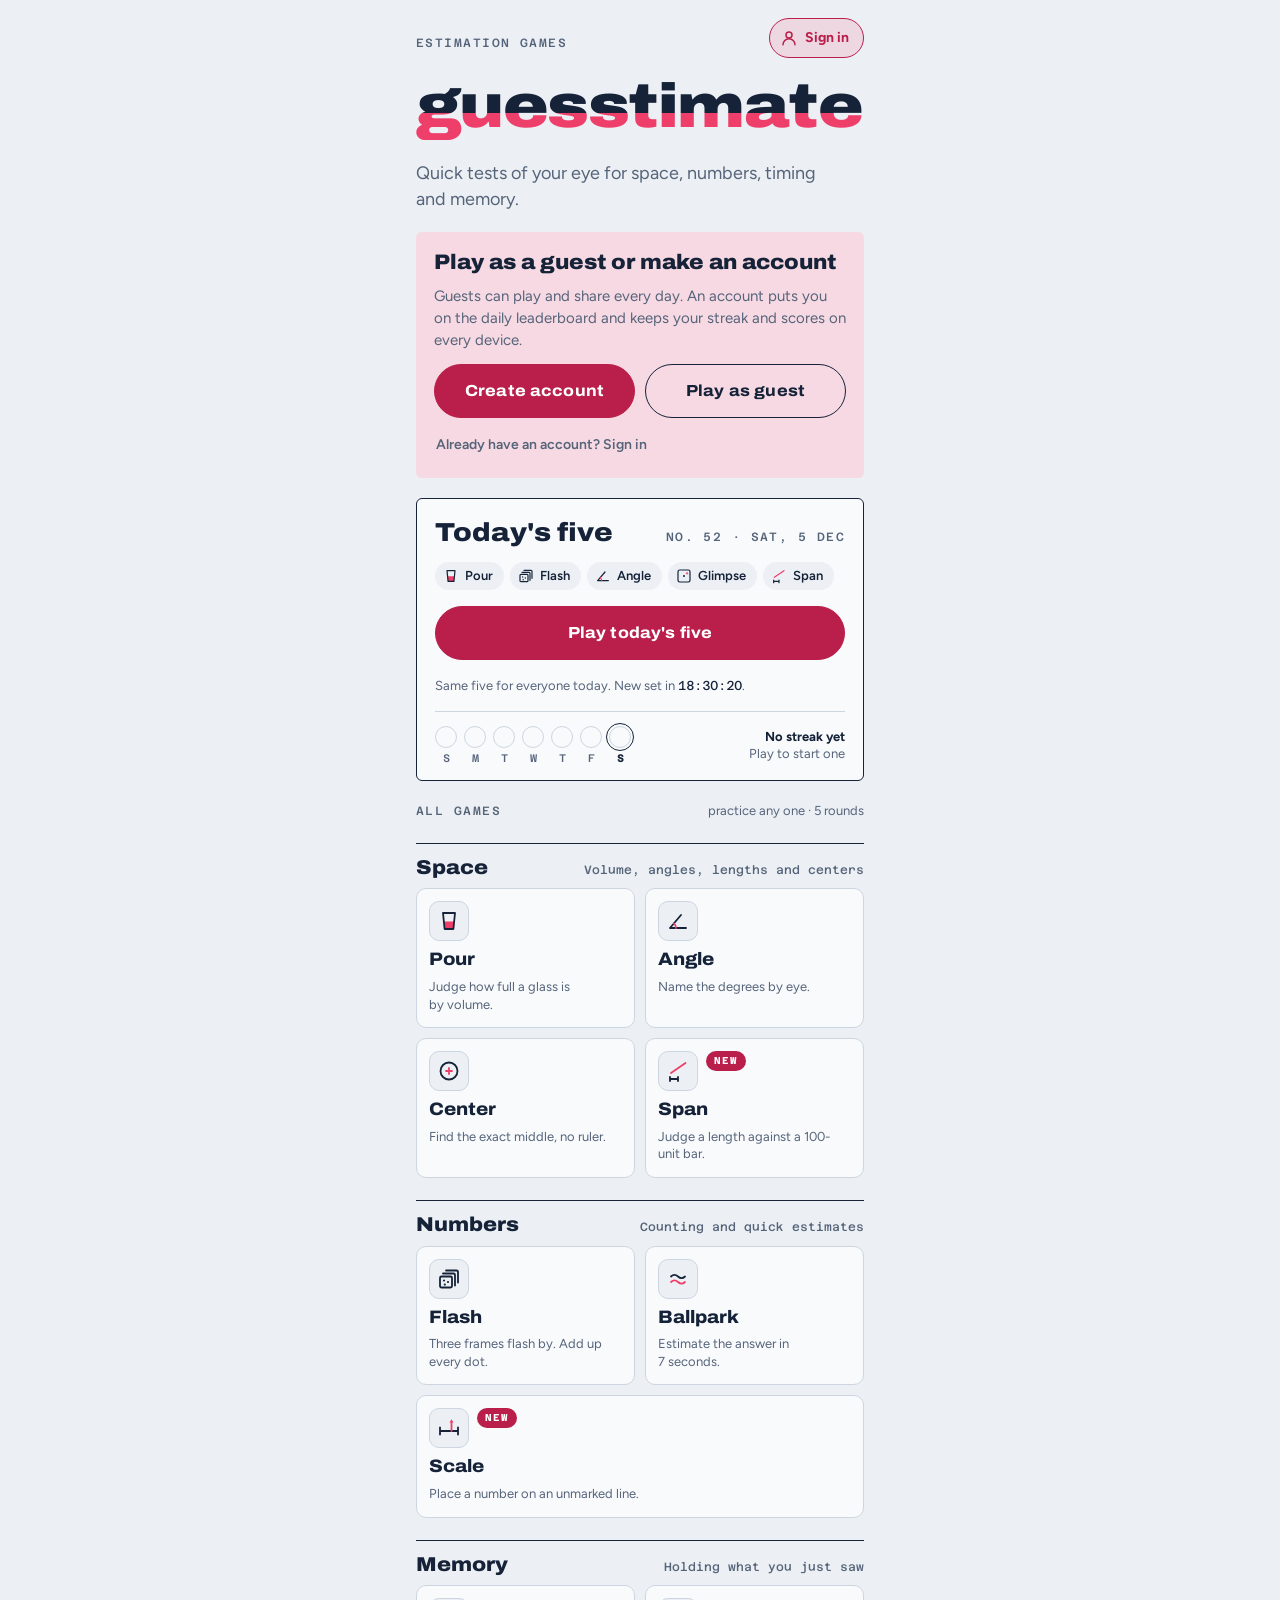
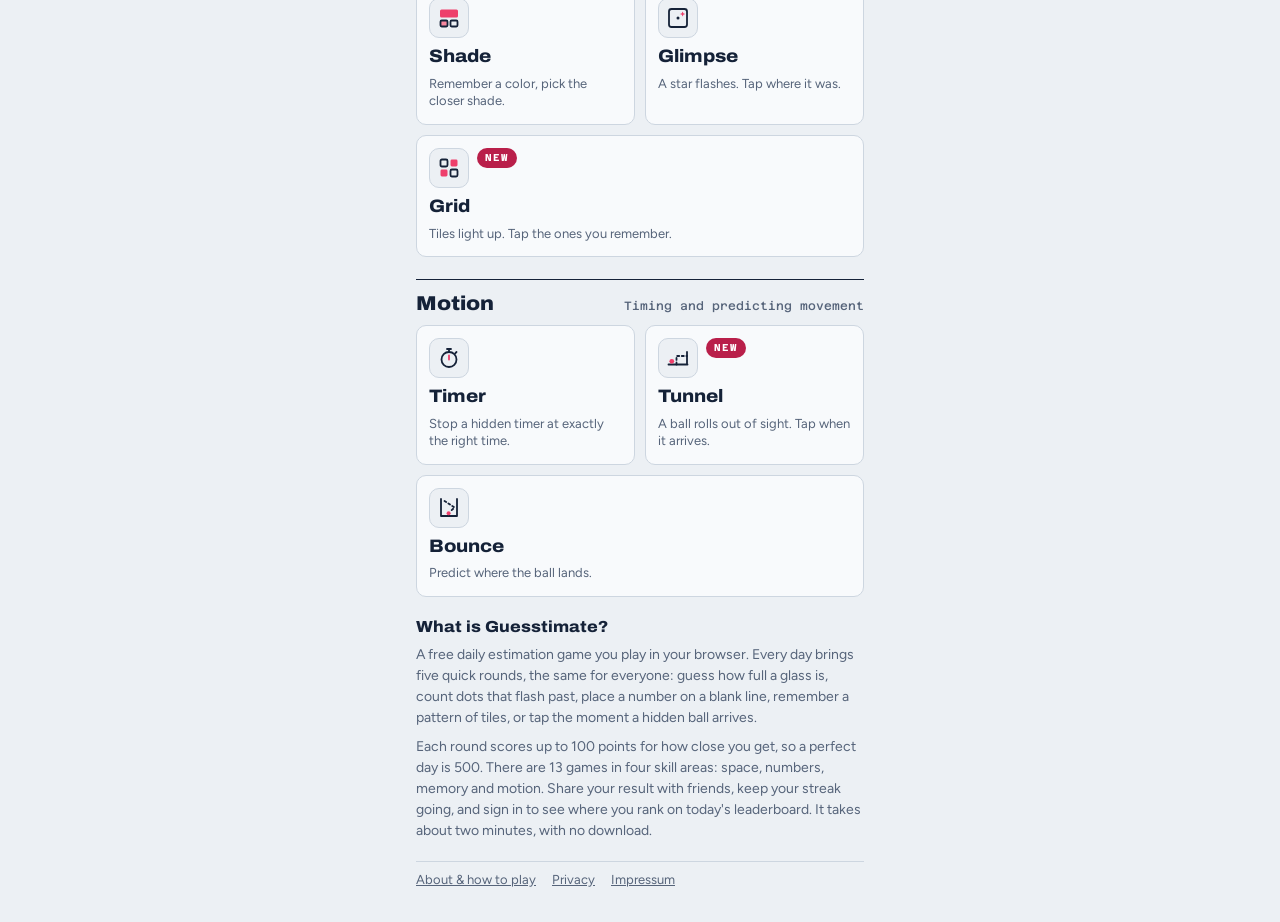
<file: index.html>
<!doctype html>
<html lang="en">
<head>
<meta charset="utf-8">
<meta name="viewport" content="width=device-width, initial-scale=1, viewport-fit=cover">
<title>Guesstimate · The daily estimation game</title>
<meta name="description" content="How good is your eye? Five quick estimation games every day: guess how full a glass is, count flashed dots, read angles, match colors and more. Free, two minutes, same puzzles for everyone.">
<meta name="theme-color" content="#ECF0F4" media="(prefers-color-scheme: light)">
<meta name="theme-color" content="#0D1524" media="(prefers-color-scheme: dark)">
<meta property="og:site_name" content="Guesstimate">
<meta property="og:title" content="Guesstimate · How good is your eye?">
<meta property="og:description" content="Five quick estimation games, new every day. Free, 2 minutes.">
<meta property="og:type" content="website">
<meta property="og:locale" content="en_US">
<meta property="og:url" content="https://playguesstimate.com/">
<meta property="og:image" content="https://playguesstimate.com/og-image.png">
<meta property="og:image:secure_url" content="https://playguesstimate.com/og-image.png">
<meta property="og:image:type" content="image/png">
<meta property="og:image:width" content="1200">
<meta property="og:image:height" content="630">
<meta property="og:image:alt" content="Guesstimate: How good is your eye? A glass with a 38% guess.">
<meta name="twitter:card" content="summary_large_image">
<meta name="twitter:title" content="Guesstimate · How good is your eye?">
<meta name="twitter:description" content="Five quick estimation games, new every day. Free, 2 minutes.">
<meta name="twitter:image" content="https://playguesstimate.com/og-image.png">
<meta name="twitter:image:alt" content="Guesstimate: How good is your eye? A glass with a 38% guess.">
<meta name="theme-color" content="#0D1524" media="(prefers-color-scheme: dark)">
<meta name="theme-color" content="#ECF0F4" media="(prefers-color-scheme: light)">
<link rel="canonical" href="https://playguesstimate.com/">
<script type="application/ld+json">[{"@context": "https://schema.org", "@type": "WebSite", "name": "Guesstimate", "alternateName": ["playguesstimate", "Guesstimate game"], "url": "https://playguesstimate.com/"}, {"@context": "https://schema.org", "@type": "WebApplication", "name": "Guesstimate", "url": "https://playguesstimate.com/", "description": "A free daily estimation game: five quick rounds testing how well you judge volume, numbers, angles, time and color.", "applicationCategory": "GameApplication", "operatingSystem": "Any", "inLanguage": "en", "isAccessibleForFree": true, "offers": {"@type": "Offer", "price": "0", "priceCurrency": "EUR"}, "image": "https://playguesstimate.com/og-image.png"}]</script>
<link rel="icon" href="/favicon.ico" sizes="48x48">
<link rel="icon" href="/favicon-96.png" type="image/png" sizes="96x96">
<link rel="icon" href="favicon.svg" type="image/svg+xml">
<link rel="apple-touch-icon" href="apple-touch-icon.png">
<link rel="manifest" href="manifest.webmanifest">
<script src="board-config.js"></script>
<script>
// Cloudflare Web Analytics: page views only, no cookies. Turned on by the token in board-config.js.
(function () {
  var t = (window.GUESSTIMATE_BOARD || {}).analytics;
  if (!t) return;
  var s = document.createElement("script");
  s.defer = true;
  s.src = "https://static.cloudflareinsights.com/beacon.min.js";
  s.setAttribute("data-cf-beacon", JSON.stringify({ token: t }));
  document.head.appendChild(s);
})();
</script>
<script src="vendor/supabase.js" async id="sbjs"></script>
<link rel="preload" href="fonts/archivo-latin-standard-normal.woff2" as="font" type="font/woff2" crossorigin>
<link rel="preload" href="fonts/figtree-latin-wght-normal.woff2" as="font" type="font/woff2" crossorigin>
<link rel="stylesheet" href="fonts/fonts.css">
<style>
:root { color-scheme: light; padding-top: env(safe-area-inset-top, 0px); padding-bottom: env(safe-area-inset-bottom, 0px); }
body { margin: 0; }
img { max-width: 100%; }
[hidden] { display: none !important; }
</style>
<style>
/* Layout: one phone-width column. A square graph-paper "stage" is the instrument; controls sit beneath it like a lab readout. */
:root {
  --paper: #ECF0F4;
  --panel: #F8FAFC;
  --stage: #FBFCFD;
  --grid: #E3E9EF;
  --grid-major: #CCD6E1;
  --ink: #152238;
  --ink-2: #56647A;
  --rule: #CDD6E0;
  --glass: #DAE3EC;
  --liquid: #EE3F6B;
  --liquid-top: #F7889F;
  --liquid-deep: #B91F4A;
  --btn-bg: #B91F4A;
  --btn-fg: #FFFFFF;
  --good: #14845A;
  --mid: #B07A0A;
  --off: #7B879A;
  --me-bg: #F6D9E2;
  --font-display: "Archivo", "Arial Black", system-ui, sans-serif;
  --font-body: "Figtree", system-ui, -apple-system, "Segoe UI", sans-serif;
  --font-mono: "Azeret Mono", ui-monospace, "SFMono-Regular", Menlo, monospace;
}
@media (prefers-color-scheme: dark) {
  :root:not([data-theme="light"]) {
    --paper: #0D1524; --panel: #142036; --stage: #101A2C; --grid: #172338; --grid-major: #22314B;
    --ink: #E4EAF2; --ink-2: #93A1B6; --rule: #283750; --glass: #1B2A45;
    --liquid: #FF5A82; --liquid-top: #FF9BB3; --liquid-deep: #FF7396;
    --btn-bg: #FF5A82; --btn-fg: #0D1524;
    --good: #3FD08F; --mid: #F2C14A; --off: #8592A8; --me-bg: #3B2036;
    color-scheme: dark;
  }
}
:root[data-theme="dark"] {
  --paper: #0D1524; --panel: #142036; --stage: #101A2C; --grid: #172338; --grid-major: #22314B;
  --ink: #E4EAF2; --ink-2: #93A1B6; --rule: #283750; --glass: #1B2A45;
  --liquid: #FF5A82; --liquid-top: #FF9BB3; --liquid-deep: #FF7396;
  --btn-bg: #FF5A82; --btn-fg: #0D1524;
  --good: #3FD08F; --mid: #F2C14A; --off: #8592A8; --me-bg: #3B2036;
  color-scheme: dark;
}

*, *::before, *::after { box-sizing: border-box; }
html, body { height: 100%; }
body {
  background: var(--paper);
  color: var(--ink);
  font: 400 16px/1.5 var(--font-body);
  -webkit-font-smoothing: antialiased;
  -webkit-tap-highlight-color: transparent;
}
.app {
  max-width: 480px;
  min-height: 100%;
  margin: 0 auto;
  padding-block: 18px 32px;
  padding-left: max(16px, env(safe-area-inset-left, 0px));
  padding-right: max(16px, env(safe-area-inset-right, 0px));
}
.screen { display: flex; flex-direction: column; gap: 20px; }
h1, h2, h3, p { margin: 0; }
:focus-visible { outline: 3px solid var(--liquid); outline-offset: 3px; }

.eyebrow, .mono-sm {
  font: 500 12px/1.3 var(--font-mono);
  text-transform: uppercase;
  letter-spacing: 0.12em;
  color: var(--ink-2);
}

/* Buttons */
.btn {
  appearance: none;
  width: 100%;
  min-height: 54px;
  padding: 14px 20px;
  border-radius: 999px;
  border: 1.5px solid var(--ink);
  background: transparent;
  color: var(--ink);
  font: 750 16px/1 var(--font-display);
  font-stretch: 110%;
  letter-spacing: 0.01em;
  cursor: pointer;
  transition: transform 0.12s ease, background-color 0.2s ease;
}
.btn.primary { background: var(--btn-bg); border-color: var(--btn-bg); color: var(--btn-fg); }
.btn:active:not(:disabled) { transform: translateY(1px) scale(0.99); }
.btn:disabled { opacity: 0.38; cursor: not-allowed; }
.btn-row { display: flex; gap: 10px; }
.ghost {
  appearance: none; background: none; border: 0; padding: 8px 2px;
  color: var(--ink-2); font: 600 14px/1 var(--font-body); cursor: pointer;
}

.ghost.back {
  display: inline-flex; align-items: center; gap: 6px; align-self: flex-start;
  min-height: 40px; padding: 0 16px 0 12px; border-radius: 999px;
  background: color-mix(in srgb, var(--liquid) 14%, transparent); color: var(--liquid-deep);
  font: 700 15px/1 var(--font-body);
}
.ghost.back:hover { background: color-mix(in srgb, var(--liquid) 22%, transparent); }

/* Home */
.brandbar { display: flex; justify-content: space-between; align-items: baseline; gap: 12px; }
@property --lvl { syntax: "<percentage>"; inherits: false; initial-value: 44%; }
.wordmark {
  font: 900 clamp(34px, 10.2vw, 62px)/0.92 var(--font-display);
  font-stretch: 112%;
  letter-spacing: -0.025em;
  white-space: nowrap;
  color: transparent;
  background: linear-gradient(to top, var(--liquid) var(--lvl), var(--ink) var(--lvl));
  -webkit-background-clip: text;
  background-clip: text;
  padding-bottom: 0.08em;
  animation: fillup 1.8s cubic-bezier(0.2, 0.7, 0.2, 1) 0.15s both;
}
@keyframes fillup { from { --lvl: 0%; } to { --lvl: 44%; } }
.vh { position: absolute; width: 1px; height: 1px; margin: -1px; padding: 0; overflow: hidden; clip: rect(0 0 0 0); white-space: nowrap; border: 0; }
.about-blurb { display: flex; flex-direction: column; gap: 8px; }
.about-blurb h2 { font: 800 16px/1.2 var(--font-display); font-stretch: 108%; }
.about-blurb p { font-size: 14px; line-height: 1.5; color: var(--ink-2); }
.tagline { font-size: 18px; line-height: 1.45; color: var(--ink-2); max-width: 34ch; text-wrap: pretty; }

.daily {
  display: flex; flex-direction: column; gap: 16px;
  padding: 20px 18px 16px;
  background: var(--panel);
  border: 1.5px solid var(--ink);
  border-radius: 6px;
}
.daily-head { display: flex; justify-content: space-between; align-items: baseline; gap: 12px; flex-wrap: wrap; }
.daily-head h2 { font: 850 26px/1.05 var(--font-display); font-stretch: 112%; }
.chips { list-style: none; margin: 0; padding: 0; display: flex; flex-wrap: wrap; gap: 6px; }
.chip {
  display: inline-flex; align-items: center; gap: 6px;
  padding: 6px 11px 6px 8px;
  border-radius: 999px;
  background: var(--paper);
  font: 600 13px/1 var(--font-body);
}
.chip svg { width: 16px; height: 16px; flex: none; }
.daily-played { display: flex; align-items: center; justify-content: space-between; gap: 12px; }
.dp-score { font: 900 44px/1 var(--font-display); font-stretch: 112%; font-variant-numeric: tabular-nums; }
.dp-score span { font: 600 16px var(--font-mono); color: var(--ink-2); margin-left: 4px; }
.squares { display: flex; gap: 4px; }
.squares i { width: 18px; height: 18px; border-radius: 3px; background: var(--off); }
.squares i[data-tier="good"] { background: var(--good); }
.squares i[data-tier="mid"] { background: var(--mid); }
.fine { font-size: 13px; color: var(--ink-2); }
.fine .nextIn { font-family: var(--font-mono); font-variant-numeric: tabular-nums; color: var(--ink); }

/* Week strip: the last seven days, filled when played */
.week { display: flex; align-items: center; justify-content: space-between; gap: 12px; padding-top: 14px; border-top: 1px solid var(--rule); }
.week-days { list-style: none; margin: 0; padding: 0; display: flex; gap: 7px; }
.week-days li { display: flex; flex-direction: column; align-items: center; gap: 5px; font: 500 11px/1 var(--font-mono); color: var(--ink-2); }
.week-days i { width: 22px; height: 22px; border-radius: 50%; border: 1.5px solid var(--rule); }
.week-days li[data-on="true"] i { background: var(--liquid); border-color: var(--liquid); }
.week-days li[data-today="true"] { color: var(--ink); font-weight: 700; }
.week-days li[data-today="true"] i { outline: 1.5px solid var(--ink); outline-offset: 2px; }
.week-streak { font-size: 13px; line-height: 1.35; color: var(--ink-2); text-align: right; }
.week-streak b { display: block; color: var(--ink); }

/* Progress: totals and skill bars */
.progress { display: flex; flex-direction: column; gap: 18px; }
.sec-head { display: flex; justify-content: space-between; align-items: baseline; gap: 12px; }
.skills { display: flex; flex-direction: column; gap: 10px; }
.skill-list { list-style: none; margin: 0; padding: 0; display: flex; flex-direction: column; gap: 10px; }
.skill-list li { display: grid; grid-template-columns: 5.2em minmax(0, 1fr) 2.4em; gap: 12px; align-items: center; }
.skill-list .sk-name { font: 700 15px/1.2 var(--font-body); }
.skill-list .bar { height: 8px; margin: 0; border-radius: 4px; }
.skill-list b { font: 700 16px/1 var(--font-mono); text-align: right; font-variant-numeric: tabular-nums; }
.skill-list b[data-empty="true"] { color: var(--ink-2); font-weight: 500; }
.skill-tip { display: flex; align-items: center; justify-content: space-between; gap: 12px; flex-wrap: wrap; font-size: 14px; color: var(--ink-2); }
.skill-tip b { color: var(--ink); }
.btn.small { width: auto; min-height: 40px; padding: 10px 16px; font-size: 14px; }

/* Games: tiles grouped by skill */
.practice { display: flex; flex-direction: column; gap: 22px; }
.skill-group { display: flex; flex-direction: column; gap: 10px; }
.skill-head { display: flex; justify-content: space-between; align-items: baseline; gap: 12px; padding-top: 12px; border-top: 1.5px solid var(--ink); }
.skill-head h3 { font: 850 20px/1.1 var(--font-display); font-stretch: 110%; }
.skill-head span { font: 500 12px/1.3 var(--font-mono); color: var(--ink-2); text-align: right; }
.tiles { list-style: none; margin: 0; padding: 0; display: grid; grid-template-columns: repeat(2, minmax(0, 1fr)); gap: 10px; }
.tiles li { display: grid; }
.tiles li:last-child:nth-child(odd) { grid-column: span 2; }
.mode-btn {
  display: flex; flex-direction: column; gap: 8px;
  width: 100%; padding: 12px 12px 14px;
  background: var(--panel); border: 1.5px solid var(--rule); border-radius: 10px;
  color: var(--ink); text-align: left; font: inherit; cursor: pointer;
  transition: border-color 0.15s ease, transform 0.12s ease;
}
.mode-btn:hover { border-color: var(--ink); }
.mode-btn:active { transform: translateY(1px); }
.mode-top { display: flex; justify-content: space-between; align-items: flex-start; gap: 8px; min-height: 40px; }
.mode-ico {
  width: 40px; height: 40px; flex: none; display: grid; place-items: center;
  border-radius: 10px; background: var(--paper); border: 1px solid var(--rule);
}
.mode-ico svg { width: 24px; height: 24px; }
.mode-name { display: block; font: 800 18px/1.15 var(--font-display); font-stretch: 110%; }
.mode-blurb { display: block; font-size: 13px; line-height: 1.35; color: var(--ink-2); text-wrap: pretty; }
.mode-best { font: 600 11px/1.3 var(--font-mono); color: var(--ink-2); text-align: right; font-variant-numeric: tabular-nums; text-transform: uppercase; letter-spacing: 0.08em; }
.mode-best b { display: block; font-size: 16px; letter-spacing: 0; color: var(--ink); }
.pill-new { padding: 5px 8px; border-radius: 999px; background: var(--btn-bg); color: var(--btn-fg); font: 700 10px/1 var(--font-mono); text-transform: uppercase; letter-spacing: 0.1em; }

.stats { display: grid; grid-template-columns: repeat(3, minmax(0, 1fr)); gap: 12px; margin: 0; }
.stats div { border-top: 1.5px solid var(--rule); padding-top: 8px; }
dt { font: 500 11px/1.3 var(--font-mono); text-transform: uppercase; letter-spacing: 0.12em; color: var(--ink-2); }
dd { margin: 2px 0 0; font: 700 22px/1.2 var(--font-mono); font-variant-numeric: tabular-nums; }

/* Play */
.playbar { display: flex; align-items: center; justify-content: space-between; gap: 14px; }
.pips { display: flex; gap: 5px; flex: 1; max-width: 190px; }
.pip { flex: 1; height: 6px; border-radius: 3px; background: var(--rule); transition: background-color 0.3s; }
.pip.now { background: var(--ink); }
.pip[data-tier="good"] { background: var(--good); }
.pip[data-tier="mid"] { background: var(--mid); }
.pip[data-tier="off"] { background: var(--off); }
.tally { font: 500 12px/1 var(--font-mono); color: var(--ink-2); text-transform: uppercase; letter-spacing: 0.1em; white-space: nowrap; }
.tally b { font-size: 18px; color: var(--ink); letter-spacing: 0; margin-left: 4px; font-variant-numeric: tabular-nums; }
#play { gap: 16px; }
.roundhead { display: flex; flex-direction: column; gap: 6px; }
.roundhead h2 { font: 850 clamp(22px, 6.2vw, 28px)/1.1 var(--font-display); font-stretch: 106%; text-wrap: balance; }
.sub { color: var(--ink-2); font-size: 15px; line-height: 1.4; text-wrap: pretty; }
.stage {
  position: relative;
  width: min(100%, 440px, max(250px, calc(100vh - 410px)));
  width: min(100%, 440px, max(250px, calc(100dvh - 410px)));
  max-width: 100%;
  aspect-ratio: 1;
  margin-inline: auto;
  border: 1.5px solid var(--ink);
  background: var(--stage);
}
.stage canvas { display: block; width: 100%; height: 100%; }
.stage.touch canvas { touch-action: none; cursor: crosshair; }
.stage.pick canvas { cursor: pointer; }
.btn-row .btn { flex: 1; min-width: 0; }
.pickmsg { display: flex; justify-content: space-between; align-items: baseline; gap: 12px; font: 850 24px/1.1 var(--font-display); font-stretch: 112%; color: var(--off); }
.pickmsg[data-ok="true"] { color: var(--good); }
.pickmsg span { font: 500 12px/1 var(--font-mono); letter-spacing: 0.1em; text-transform: uppercase; color: var(--ink-2); }
.stage.short { width: min(100%, 440px); aspect-ratio: 2 / 1; }
.answer { display: flex; align-items: baseline; justify-content: center; gap: 10px; min-height: 48px; }
.answer span { font: 600 24px/1 var(--font-mono); color: var(--ink-2); }
.answer output { min-width: 3ch; text-align: center; font: 800 40px/1 var(--font-mono); font-variant-numeric: tabular-nums; color: var(--ink); }
.answer output:empty::before { content: "?"; color: var(--rule); }
.keypad { display: grid; grid-template-columns: repeat(3, minmax(0, 1fr)); gap: 8px; }
.key {
  min-height: 50px; border-radius: 12px;
  border: 1.5px solid var(--rule); background: var(--panel); color: var(--ink);
  font: 700 22px/1 var(--font-mono); cursor: pointer;
  touch-action: manipulation; user-select: none; -webkit-user-select: none;
}
.key:active { transform: translateY(1px); }
.key.ok { background: var(--btn-bg); border-color: var(--btn-bg); color: var(--btn-fg); font: 750 16px/1 var(--font-display); font-stretch: 110%; }

.controls, .feedback { display: flex; flex-direction: column; gap: 14px; }
.readrow { display: flex; align-items: center; justify-content: center; gap: 18px; }
.nudge {
  width: 46px; height: 46px; flex: none; border-radius: 50%;
  border: 1.5px solid var(--rule); background: var(--panel); color: var(--ink);
  font: 600 22px/1 var(--font-mono); cursor: pointer;
}
.readout {
  min-width: 4ch; text-align: center;
  font: 800 46px/1 var(--font-mono); font-variant-numeric: tabular-nums;
}
.readout small { font-size: 22px; font-weight: 600; color: var(--ink-2); margin-left: 2px; }
.dial { display: flex; flex-direction: column; gap: 2px; }
.range { -webkit-appearance: none; appearance: none; width: 100%; height: 34px; margin: 0; background: transparent; cursor: pointer; }
.range::-webkit-slider-runnable-track {
  height: 8px; border-radius: 4px;
  background: linear-gradient(to right, var(--liquid) var(--fill, 50%), var(--rule) var(--fill, 50%));
}
.range::-webkit-slider-thumb {
  -webkit-appearance: none; width: 28px; height: 28px; margin-top: -10px;
  border-radius: 50%; background: var(--panel); border: 3px solid var(--ink);
}
.range::-moz-range-track { height: 8px; border-radius: 4px; background: var(--rule); }
.range::-moz-range-progress { height: 8px; border-radius: 4px; background: var(--liquid); }
.range::-moz-range-thumb { width: 22px; height: 22px; border-radius: 50%; background: var(--panel); border: 3px solid var(--ink); }
.ticks { display: flex; justify-content: space-between; padding: 0 4px; font: 500 11px/1 var(--font-mono); color: var(--ink-2); }
.count {
  width: 4.2ch; padding: 2px 0 6px; text-align: center;
  font: 800 46px/1 var(--font-mono); font-variant-numeric: tabular-nums;
  color: var(--ink); background: transparent;
  border: 0; border-bottom: 3px solid var(--ink); border-radius: 0;
  -moz-appearance: textfield; appearance: textfield;
}
.count::placeholder { color: var(--rule); }
.count::-webkit-outer-spin-button, .count::-webkit-inner-spin-button { -webkit-appearance: none; margin: 0; }
.hint { text-align: center; font-size: 14px; color: var(--ink-2); }
.aimrow { display: grid; grid-template-columns: 96px minmax(0, 1fr); gap: 16px; align-items: center; }
.stick {
  position: relative; width: 96px; height: 96px; border-radius: 50%;
  border: 1.5px solid var(--rule); background: var(--panel);
  touch-action: none; cursor: grab; user-select: none; -webkit-user-select: none; -webkit-touch-callout: none;
}
.stick::before, .stick::after { content: ""; position: absolute; background: var(--rule); left: 50%; top: 14px; bottom: 14px; width: 1.5px; margin-left: -0.75px; }
.stick::after { top: 50%; bottom: auto; left: 14px; right: 14px; width: auto; height: 1.5px; margin: -0.75px 0 0; }
.stick i {
  position: absolute; z-index: 1; left: 50%; top: 50%; width: 40px; height: 40px; margin: -20px 0 0 -20px;
  border-radius: 50%; background: var(--liquid-deep); box-shadow: 0 2px 6px rgb(0 0 0 / 0.25);
  transition: transform 0.12s ease-out;
}
.stick.on { cursor: grabbing; border-color: var(--liquid-deep); }
.stick.on i { transition: none; }
.hold {
  height: 92px; border-radius: 999px;
  border: 2px solid var(--ink); background: var(--panel); color: var(--ink);
  font: 850 20px/1 var(--font-display); font-stretch: 110%;
  cursor: pointer; touch-action: none;
  user-select: none; -webkit-user-select: none; -webkit-touch-callout: none;
  transition: transform 0.1s ease, background-color 0.15s ease;
}
.hold.down { background: var(--btn-bg); border-color: var(--btn-bg); color: var(--btn-fg); transform: scale(0.98); }

.fb-top { display: flex; justify-content: space-between; align-items: baseline; gap: 12px; }
.verdict { font: 900 32px/1 var(--font-display); font-stretch: 116%; color: var(--off); }
.verdict[data-tier="good"] { color: var(--good); }
.verdict[data-tier="mid"] { color: var(--mid); }
.pts { font: 800 30px/1 var(--font-mono); font-variant-numeric: tabular-nums; }
.pairs { display: grid; grid-template-columns: repeat(2, minmax(0, 1fr)); gap: 12px; margin: 0; }
.pairs div { border-top: 1.5px solid var(--rule); padding-top: 8px; min-width: 0; }
.fact { color: var(--ink-2); font-size: 15px; line-height: 1.45; text-wrap: pretty; }

/* Results */
.bigscore {
  display: flex; align-items: baseline; gap: 8px;
  font: 900 clamp(76px, 25vw, 124px)/0.9 var(--font-display); font-stretch: 112%;
  letter-spacing: -0.03em; font-variant-numeric: tabular-nums;
}
.bigscore .of { font: 600 22px/1 var(--font-mono); letter-spacing: 0; color: var(--ink-2); }
.res-verdict { display: flex; flex-direction: column; gap: 4px; }
.res-verdict h2 { font: 850 28px/1.1 var(--font-display); font-stretch: 110%; text-wrap: balance; }
.res-verdict p { color: var(--ink-2); }
.res-rows { list-style: none; margin: 0; padding: 0; border-top: 1.5px solid var(--ink); }
.res-rows li {
  display: grid; grid-template-columns: 26px minmax(0, 1fr) 46px; gap: 12px; align-items: center;
  padding: 12px 0; border-bottom: 1px solid var(--rule);
}
.res-rows svg { width: 24px; height: 24px; }
.res-name { font: 800 16px/1.2 var(--font-display); font-stretch: 108%; }
.res-detail { font: 500 12px/1.4 var(--font-mono); color: var(--ink-2); overflow-wrap: anywhere; }
.bar { height: 6px; margin-top: 7px; border-radius: 3px; background: var(--rule); overflow: hidden; }
.bar i { display: block; height: 100%; background: var(--off); transform-origin: left; animation: grow 0.7s cubic-bezier(0.2, 0.7, 0.2, 1) both; }
.bar i[data-tier="good"] { background: var(--good); }
.bar i[data-tier="mid"] { background: var(--mid); }
@keyframes grow { from { transform: scaleX(0); } }
.res-pts { font: 800 20px/1 var(--font-mono); text-align: right; font-variant-numeric: tabular-nums; }
.share { display: flex; flex-direction: column; gap: 10px; }
.share pre {
  margin: 0; padding: 14px 16px;
  font: 500 14px/1.65 var(--font-mono);
  white-space: pre-wrap; overflow-wrap: anywhere;
  background: var(--panel); color: var(--ink);
  border: 1.5px dashed var(--grid-major); border-radius: 6px;
  user-select: text; -webkit-user-select: text;
}
.copy-note { min-height: 1.2em; font-size: 13px; color: var(--ink-2); text-align: center; }

/* Daily leaderboard */
.board { display: flex; flex-direction: column; gap: 12px; }
.board-head { display: flex; justify-content: space-between; align-items: baseline; gap: 12px; border-top: 1.5px solid var(--ink); padding-top: 14px; }
.board-head h3 { font: 850 22px/1.1 var(--font-display); font-stretch: 110%; }
.board-rank { font-size: 16px; color: var(--ink-2); }
.board-rank b { font: 900 36px/1 var(--font-display); font-stretch: 112%; color: var(--ink); margin-right: 2px; font-variant-numeric: tabular-nums; }
.board-list { list-style: none; margin: 0; padding: 0; }
.board-list li { display: grid; grid-template-columns: 4ch minmax(0, 1fr) auto; gap: 12px; align-items: baseline; padding: 10px 8px; border-bottom: 1px solid var(--rule); }
.board-list .r { font: 600 14px/1 var(--font-mono); color: var(--ink-2); font-variant-numeric: tabular-nums; }
.board-list .n { font-weight: 600; overflow: hidden; text-overflow: ellipsis; white-space: nowrap; }
.board-list .t { font: 800 16px/1 var(--font-mono); font-variant-numeric: tabular-nums; }
.board-list li.me { background: var(--me-bg); border-radius: 6px; }
.board-list li.me .n::after { content: " (you)"; font-weight: 500; color: var(--ink-2); }
.board-list li.gap { display: block; padding: 2px 8px; text-align: center; color: var(--ink-2); border-bottom: 0; }
.board-form { display: flex; flex-direction: column; gap: 8px; }
.board-form label { font: 600 15px/1.3 var(--font-body); }
.board-row { display: flex; gap: 8px; }
.board-row input {
  flex: 1; min-width: 0; min-height: 52px; padding: 0 14px;
  border-radius: 12px; border: 1.5px solid var(--rule); background: var(--panel); color: var(--ink);
  font: 600 16px/1 var(--font-body);
}
.board-row .btn { width: auto; flex: none; }
.board-msg { font-size: 14px; color: var(--ink-2); }
.board-msg[data-error="true"] { color: var(--liquid-deep); }

/* Accounts */
.acct {
  appearance: none; max-width: 60%; display: inline-flex; align-items: center; gap: 7px;
  min-height: 40px; padding: 0 14px 0 10px;
  border: 1.5px solid var(--liquid-deep); border-radius: 999px;
  background: color-mix(in srgb, var(--liquid) 14%, transparent); color: var(--liquid-deep);
  font: 700 14px/1 var(--font-body); cursor: pointer;
}
.acct svg { flex: none; width: 18px; height: 18px; }
.acct span { overflow: hidden; text-overflow: ellipsis; white-space: nowrap; min-width: 0; }
.acct:hover { background: color-mix(in srgb, var(--liquid) 24%, transparent); }
.sheet { position: fixed; inset: 0; z-index: 50; display: flex; align-items: flex-end; justify-content: center; padding: 16px; background: rgb(8 12 22 / 0.55); }
.sheet[hidden] { display: none; }
.sheet-card {
  width: 100%; max-width: 440px; display: flex; flex-direction: column; gap: 12px;
  padding: 22px 20px calc(20px + env(safe-area-inset-bottom)); border-radius: 16px;
  background: var(--paper); border: 1.5px solid var(--rule); box-shadow: 0 12px 40px rgb(0 0 0 / 0.3);
  animation: sheetIn 0.22s cubic-bezier(0.2, 0.7, 0.2, 1) both;
}
.sheet-card h2 { font: 850 22px/1.15 var(--font-display); font-stretch: 108%; text-wrap: balance; }
.sheet-card p { font-size: 15px; line-height: 1.45; color: var(--ink-2); }
.sheet-card .btn-row { flex-wrap: wrap; }
@keyframes sheetIn { from { transform: translateY(24px); opacity: 0; } }
@media (min-width: 600px) { .sheet { align-items: center; } }
.welcome { display: flex; flex-direction: column; gap: 12px; padding: 18px; border-radius: 6px; background: var(--me-bg); }
.welcome h2 { font: 850 21px/1.15 var(--font-display); font-stretch: 108%; text-wrap: balance; }
.welcome p { color: var(--ink-2); font-size: 15px; line-height: 1.45; }
.welcome .btn-row { flex-wrap: wrap; }
.welcome .ghost { align-self: flex-start; }
.join { display: flex; flex-direction: column; gap: 12px; padding: 16px; border-radius: 6px; background: var(--me-bg); }
.join p { font-size: 15px; line-height: 1.45; color: var(--ink-2); }
.join p b { color: var(--ink); }
.join .btn-row { flex-wrap: wrap; }
.check { display: flex; gap: 10px; align-items: flex-start; font-size: 14px; line-height: 1.4; color: var(--ink-2); cursor: pointer; }
.check input { flex: none; width: 20px; height: 20px; margin: 0; accent-color: var(--ink); }
.acct-pane { display: flex; flex-direction: column; gap: 16px; }
.ghost.danger { color: var(--liquid-deep); align-self: flex-start; }
.confirm { display: flex; flex-direction: column; gap: 12px; padding: 16px; border: 1.5px solid var(--liquid-deep); border-radius: 6px; }
.confirm p { font-size: 15px; line-height: 1.45; }
.site-links { display: flex; flex-wrap: wrap; gap: 4px 16px; padding-top: 8px; border-top: 1.5px solid var(--rule); font-size: 13px; }
.site-links a, .acct-note a { color: var(--ink-2); }
.acct-note { font-size: 13px; color: var(--ink-2); line-height: 1.45; }
.acct-title { font: 850 clamp(26px, 7vw, 32px)/1.1 var(--font-display); font-stretch: 108%; overflow-wrap: anywhere; }
.acct-tabs { display: flex; gap: 4px; padding: 4px; border: 1.5px solid var(--rule); border-radius: 999px; background: var(--panel); }
.acct-tabs button {
  flex: 1; min-height: 42px; border: 0; border-radius: 999px; background: transparent;
  color: var(--ink-2); font: 700 15px/1 var(--font-body); cursor: pointer;
}
.acct-tabs button[aria-selected="true"] { background: var(--ink); color: var(--paper); }
.acct-form { display: flex; flex-direction: column; gap: 14px; }
.field { display: flex; flex-direction: column; gap: 6px; min-width: 0; }
.field label { font: 600 14px/1.3 var(--font-body); }
.field input {
  min-height: 52px; padding: 0 14px; border-radius: 12px;
  border: 1.5px solid var(--rule); background: var(--panel); color: var(--ink);
  font: 500 16px/1 var(--font-body);
}
.acct-alt { display: flex; flex-direction: column; gap: 10px; }
.or { text-align: center; color: var(--ink-2); font-size: 13px; }
.acct-pane > .ghost, .acct-form > .ghost { align-self: flex-start; }

@media (prefers-reduced-motion: reduce) {
  .wordmark, .bar i { animation: none; }
  .btn, .hold, .pip, .mode-btn { transition: none; }
}
</style>
</head>
<body>
<div class="app">
  <!-- HOME -->
  <section id="home" class="screen">
    <div class="brandbar">
      <span class="eyebrow">Estimation games</span>
      <span class="eyebrow" id="gameCount">13 games · 2 min</span>
      <button class="acct" id="acctBtn" type="button" hidden aria-label="Sign in"><span>Sign in</span></button>
    </div>
    <h1 class="wordmark">guesstimate<span class="vh">: the daily estimation game</span></h1>
    <p class="tagline">Quick tests of your eye for space, numbers, timing and memory.</p>

    <div class="welcome" id="welcome" hidden>
      <h2>Play as a guest or make an account</h2>
      <p>Guests can play and share every day. An account puts you on the daily leaderboard and keeps your streak and scores on every device.</p>
      <div class="btn-row">
        <button class="btn primary" id="wCreate" type="button">Create account</button>
        <button class="btn" id="wGuest" type="button">Play as guest</button>
      </div>
      <button class="ghost" id="wSignIn" type="button">Already have an account? Sign in</button>
    </div>

    <div class="daily">
      <div class="daily-head">
        <h2>Today's five</h2>
        <span class="mono-sm" id="dailyDate"></span>
      </div>
      <ul class="chips" id="dailyChips"></ul>
      <div class="daily-played" id="dailyPlayed" hidden>
        <div class="dp-score"><b id="dpTotal">0</b><span>/500</span></div>
        <div class="squares" id="dpSquares"></div>
      </div>
      <p class="fine" id="dpRank" hidden></p>
      <button class="btn primary" id="playDaily" type="button">Play today's five</button>
      <p class="fine" id="dailyFine">Same five for everyone today. New set in <span class="nextIn">--:--:--</span>.</p>
      <div class="week">
        <ol class="week-days" id="weekDays" aria-label="Days played in the last week"></ol>
        <p class="week-streak" id="weekStreak"></p>
      </div>
    </div>

    <section class="progress" id="progress" hidden aria-label="Your progress">
      <dl class="stats">
        <div><dt>Played</dt><dd id="stPlayed">0</dd></div>
        <div><dt>Streak</dt><dd id="stStreak">0</dd></div>
        <div><dt>Best day</dt><dd id="stBest">–</dd></div>
      </dl>
      <div class="skills" id="skills" hidden>
        <div class="sec-head"><h2 class="eyebrow">Your skills</h2><span class="fine">average of your recent rounds</span></div>
        <ul class="skill-list" id="skillList"></ul>
        <div class="skill-tip" id="skillTip" hidden><p id="skillTipText"></p><button class="btn small" id="skillTipBtn" type="button"></button></div>
      </div>
    </section>

    <div class="practice">
      <div class="sec-head"><h2 class="eyebrow">All games</h2><span class="fine">practice any one · 5 rounds</span></div>
      <div class="practice" id="modeList"></div>
    </div>
    <section class="about-blurb" aria-labelledby="aboutHead">
      <h2 id="aboutHead">What is Guesstimate?</h2>
      <p>A free daily estimation game you play in your browser. Every day brings five quick rounds, the same for everyone: guess how full a glass is, count dots that flash past, place a number on a blank line, remember a pattern of tiles, or tap the moment a hidden ball arrives.</p>
      <p>Each round scores up to 100 points for how close you get, so a perfect day is 500. There are 13 games in four skill areas: space, numbers, memory and motion. Share your result with friends, keep your streak going, and sign in to see where you rank on today's leaderboard. It takes about two minutes, with no download.</p>
    </section>
    <nav class="site-links" aria-label="Site"><a href="about">About &amp; how to play</a><a href="privacy">Privacy</a><a href="impressum">Impressum</a></nav>
  </section>

  <!-- PLAY -->
  <section id="play" class="screen" hidden>
    <div class="playbar">
      <button class="ghost back" id="quitBtn" type="button">← Home</button>
      <div class="pips" id="pips" aria-hidden="true"></div>
      <div class="tally">Score<b id="tally">0</b></div>
    </div>
    <div class="roundhead">
      <p class="eyebrow" id="roundLabel"></p>
      <h2 id="promptTitle"></h2>
      <p class="sub" id="promptSub"></p>
    </div>
    <div class="stage" id="stage"><canvas id="cv" aria-label="Game board"></canvas></div>
    <div class="controls" id="controls"></div>
    <div class="feedback" id="feedback" hidden aria-live="polite">
      <div class="fb-top">
        <span class="verdict" id="verdict"></span>
        <span class="pts" id="pts"></span>
      </div>
      <dl class="pairs" id="pairs"></dl>
      <p class="fact" id="fact"></p>
      <button class="btn primary" id="nextBtn" type="button">Next round</button>
    </div>
  </section>

  <!-- RESULTS -->
  <section id="results" class="screen" hidden>
    <p class="eyebrow" id="resLabel"></p>
    <div class="bigscore"><span id="resTotal">0</span><span class="of">/500</span></div>
    <div class="res-verdict"><h2 id="resHead"></h2><p id="resSub"></p><p class="fine" id="resCompare" hidden></p></div>
    <ol class="res-rows" id="resRows"></ol>
    <section class="board" id="board" hidden>
      <div class="board-head">
        <h3>Today's leaderboard</h3>
        <button class="ghost" id="boardRefresh" type="button">Refresh</button>
      </div>
      <p class="board-rank" id="boardRank" hidden></p>
      <div class="join" id="newsAsk" hidden>
        <p><b>Want a heads-up when new games come out?</b> One email when there's something new. Unsubscribe any time.</p>
        <div class="btn-row" id="newsAskBtns">
          <button class="btn primary" id="newsYes" type="button">Notify me</button>
          <button class="btn" id="newsNo" type="button">Not now</button>
        </div>
      </div>
      <form class="board-form" id="boardForm" hidden novalidate>
        <label for="boardName" id="boardNameLabel">Your name on the board</label>
        <div class="board-row">
          <input id="boardName" type="text" maxlength="16" autocomplete="nickname" enterkeyhint="send" placeholder="e.g. Sam">
          <button class="btn primary" id="boardPost" type="submit">Post score</button>
        </div>
        <p class="fine">Your name and score are public. Your first score of the day is the one that counts.</p>
      </form>
      <div class="join" id="boardJoin" hidden>
        <p><b>Sign in to put your score on the board.</b> A free account keeps your name, streak and scores on every device. Sharing your result works without one.</p>
        <div class="btn-row">
          <button class="btn primary" id="joinCreate" type="button">Create account</button>
          <button class="btn" id="joinSignIn" type="button">Sign in</button>
        </div>
      </div>
      <ol class="board-list" id="boardList" aria-label="Top scores today"></ol>
      <p class="board-msg" id="boardMsg" aria-live="polite"></p>
      <button class="ghost" id="boardRetry" type="button" hidden>Try again</button>
    </section>
    <div class="share">
      <pre id="shareText"></pre>
      <div class="btn-row">
        <button class="btn" id="shareBtn" type="button" hidden>Share</button>
        <button class="btn" id="saveImgBtn" type="button" hidden>Save image</button>
        <button class="btn" id="copyBtn" type="button">Copy result</button>
      </div>
      <p class="copy-note" id="copyNote" role="status"></p>
    </div>
    <div class="btn-row">
      <button class="btn primary" id="againBtn" type="button"></button>
    </div>
    <button class="ghost back" id="resHome" type="button">← Home</button>
    <p class="fine" id="resNext" hidden>Next daily five in <span class="nextIn">--:--:--</span>.</p>
  </section>

  <!-- ACCOUNT -->
  <section id="account" class="screen" hidden>
    <div class="playbar"><button class="ghost back" id="acctBack" type="button">← Back</button></div>

    <div class="acct-pane" id="acctOut">
      <h2 class="acct-title" id="acctTitle">Create an account</h2>
      <div class="acct-tabs" role="tablist" aria-label="Account">
        <button type="button" role="tab" id="tabCreate" aria-selected="true">Create account</button>
        <button type="button" role="tab" id="tabSignIn" aria-selected="false">Sign in</button>
      </div>
      <form class="acct-form" id="authForm" novalidate>
        <div class="field" id="fName">
          <label for="aName">Name on the leaderboard</label>
          <input id="aName" type="text" maxlength="16" autocomplete="nickname" placeholder="e.g. Sam">
        </div>
        <div class="field">
          <label for="aEmail">Email</label>
          <input id="aEmail" type="email" inputmode="email" autocomplete="email">
        </div>
        <div class="field">
          <label for="aPass">Password</label>
          <input id="aPass" type="password" autocomplete="new-password" minlength="6">
        </div>
        <p class="acct-note" id="fAge">Accounts are for players aged 16 and over. By creating one you confirm you're at least 16.</p>
        <label class="check" id="fNews"><input id="aNews" type="checkbox"> <span>Get notified when new games come out. Unsubscribe any time.</span></label>
        <button class="btn primary" id="authSubmit" type="submit">Create account</button>
        <button class="ghost" id="forgotBtn" type="button" hidden>Forgot your password?</button>
      </form>
      <div class="acct-alt" id="googleWrap" hidden>
        <p class="or">or</p>
        <button class="btn" id="googleBtn" type="button">Continue with Google</button>
      </div>
      <p class="board-msg" id="authMsg" aria-live="polite"></p>
      <p class="acct-note">Your name and daily scores appear on the public leaderboard. See the <a href="privacy">privacy policy</a>.</p>
      <button class="ghost" id="guestBtn" type="button">Play as a guest instead</button>
    </div>

    <div class="acct-pane" id="acctIn" hidden>
      <p class="eyebrow">Your account</p>
      <h2 class="acct-title" id="meName"></h2>
      <p class="fine" id="meEmail"></p>
      <dl class="stats">
        <div><dt>Played</dt><dd id="meP">0</dd></div>
        <div><dt>Streak</dt><dd id="meS">0</dd></div>
        <div><dt>Best day</dt><dd id="meB">–</dd></div>
      </dl>
      <form class="acct-form" id="nameForm" novalidate>
        <div class="field">
          <label for="newName" id="newNameLabel">Change your name</label>
          <input id="newName" type="text" maxlength="16" autocomplete="nickname">
        </div>
        <button class="btn" id="nameSave" type="submit">Save name</button>
      </form>
      <label class="check"><input id="meNews" type="checkbox"> <span>Get notified when new games come out. Unsubscribe any time.</span></label>
      <p class="board-msg" id="meMsg" aria-live="polite"></p>
      <button class="btn" id="signOutBtn" type="button">Sign out</button>
      <button class="ghost danger" id="deleteBtn" type="button" aria-expanded="false" aria-controls="deleteConfirm">Delete account</button>
      <div class="confirm" id="deleteConfirm" hidden>
        <p><b>Delete your account?</b> Your name, email and every score you've posted are removed for good. This can't be undone.</p>
        <div class="btn-row">
          <button class="btn primary" id="deleteYes" type="button">Yes, delete</button>
          <button class="btn" id="deleteNo" type="button">Keep it</button>
        </div>
        <p class="board-msg" id="deleteMsg" aria-live="polite"></p>
      </div>
    </div>

    <div class="acct-pane" id="acctReset" hidden>
      <h2 class="acct-title">Set a new password</h2>
      <form class="acct-form" id="resetForm" novalidate>
        <div class="field">
          <label for="newPass">New password</label>
          <input id="newPass" type="password" autocomplete="new-password" minlength="6">
        </div>
        <button class="btn primary" type="submit">Save password</button>
      </form>
      <p class="board-msg" id="resetMsg" aria-live="polite"></p>
    </div>
  </section>
</div>
<div class="sheet" id="newsSheet" hidden>
  <div class="sheet-card" role="dialog" aria-modal="true" aria-labelledby="newsSheetHead">
    <h2 id="newsSheetHead">Get notified when new games come out?</h2>
    <p>One email when there's something new. Unsubscribe any time.</p>
    <div class="btn-row">
      <button class="btn primary" id="sheetYes" type="button">Notify me</button>
      <button class="btn" id="sheetNo" type="button">No thanks</button>
    </div>
  </div>
</div>

<script>
(() => {
"use strict";
const $ = (s) => document.querySelector(s);
const W = 400;
const ORDER = ["pour", "flash", "angle", "center", "hold", "shade", "glimpse", "bounce", "ballpark", "grid", "tunnel", "scale", "span"];
const ROTATING = ["angle", "center", "hold", "shade", "glimpse", "bounce", "ballpark"];
// New games join the daily rotation from a start date ("YYYY-MM-DD"), so adding one never
// changes today's puzzles or any earlier day. Add the game to ORDER and MODES, then list it here:
//   const LATER = { newgame: "2026-12-01" };
const LATER = { grid: "2026-11-12", tunnel: "2026-11-12", scale: "2026-11-12", span: "2026-11-12" };
// Skill areas: how the games are grouped on the home screen and in "Your skills".
const SKILLS = [
  { id: "space", name: "Space", blurb: "Volume, angles, lengths and centers", modes: ["pour", "angle", "center", "span"] },
  { id: "numbers", name: "Numbers", blurb: "Counting and quick estimates", modes: ["flash", "ballpark", "scale"] },
  { id: "memory", name: "Memory", blurb: "Holding what you just saw", modes: ["shade", "glimpse", "grid"] },
  { id: "motion", name: "Motion", blurb: "Timing and predicting movement", modes: ["hold", "tunnel", "bounce"] }
];
function dailyModes(key) {
  const r = mulberry32(hashStr("modes-" + key));
  const pool = ROTATING.concat(Object.keys(LATER).filter((m) => key >= LATER[m]));
  const extra = shuffle(pool, r).slice(0, 3);
  return ORDER.filter((m) => m === "pour" || m === "flash" || extra.includes(m));
}
const MONO = "'Azeret Mono', ui-monospace, Menlo, monospace";
const DISPLAY = "Archivo, 'Arial Black', system-ui, sans-serif";
const reduceMotion = matchMedia("(prefers-reduced-motion: reduce)").matches;

/* ---------- storage (per-viewer, optional) ---------- */
const store = {
  get(k, d) { try { const v = localStorage.getItem("gst." + k); return v == null ? d : JSON.parse(v); } catch (e) { return d; } },
  set(k, v) { try { localStorage.setItem("gst." + k, JSON.stringify(v)); } catch (e) {} }
};

/* ---------- your history (this device) ----------
   The last 15 round scores per game feed "Your skills"; daily totals feed the comparison on the results screen. */
function logRound(mode, pts) { const h = store.get("hist." + mode, []); h.push(pts); store.set("hist." + mode, h.slice(-15)); }
const mean = (a) => a.reduce((x, y) => x + y, 0) / a.length;
function modeAvg(mode) { const h = store.get("hist." + mode, []); return h.length ? mean(h) : null; }
function skillAvg(sk) { const v = sk.modes.map(modeAvg).filter((x) => x != null); return v.length ? mean(v) : null; }
function dailyHistory() {
  const out = [];
  try {
    for (let i = 0; i < localStorage.length; i++) {
      const k = localStorage.key(i);
      if (!k || !/^gst\.daily\.\d{4}-\d\d-\d\d$/.test(k)) continue;
      const v = store.get(k.slice(4), null);
      if (v && typeof v.total === "number" && Array.isArray(v.results)) out.push(v);
    }
  } catch (_) {}
  return out.sort((a, b) => (a.key < b.key ? -1 : 1));
}
// Players from before skills existed start with the rounds of the days they already played.
function seedHistory() {
  if (store.get("histSeed", false)) return;
  store.set("histSeed", true);
  dailyHistory().forEach((d) => d.results.forEach((r) => { if (r && ORDER.includes(r.mode)) logRound(r.mode, r.pts); }));
}
// An unfinished daily run from today, if there is one: leaving or reloading doesn't lose the rounds already played.
function savedDaily(rounds) {
  const sv = store.get("dailyRun", null);
  if (!sv || sv.key !== todayKey() || !Array.isArray(sv.results) || !sv.results.length || sv.results.length >= rounds.length) return null;
  return sv.results.every((r, i) => r && r.mode === rounds[i]) ? sv.results : null;
}

/* ---------- helpers ---------- */
const clamp = (v, a, b) => Math.max(a, Math.min(b, v));
const r1 = (v) => Math.round(v * 10) / 10;
const pick = (rng, arr) => arr[Math.floor(rng() * arr.length)];
function shuffle(arr, rng) { const a = arr.slice(); for (let i = a.length - 1; i > 0; i--) { const j = Math.floor(rng() * (i + 1)); [a[i], a[j]] = [a[j], a[i]]; } return a; }
function mulberry32(a) { return function () { a |= 0; a = (a + 0x6D2B79F5) | 0; let t = Math.imul(a ^ (a >>> 15), 1 | a); t = (t + Math.imul(t ^ (t >>> 7), 61 | t)) ^ t; return ((t ^ (t >>> 14)) >>> 0) / 4294967296; }; }
function hashStr(s) { let h = 2166136261; for (let i = 0; i < s.length; i++) { h ^= s.charCodeAt(i); h = Math.imul(h, 16777619); } return h >>> 0; }
function todayKey(d = new Date()) { return d.getFullYear() + "-" + String(d.getMonth() + 1).padStart(2, "0") + "-" + String(d.getDate()).padStart(2, "0"); }
function dayNumber(d = new Date()) { return Math.floor((Date.UTC(d.getFullYear(), d.getMonth(), d.getDate()) - Date.UTC(2026, 9, 15)) / 86400000) + 1; }
function prettyDate(d = new Date()) { return d.toLocaleDateString("en-GB", { weekday: "short", day: "numeric", month: "short" }); }
function untilMidnight() { const n = new Date(); const m = new Date(n.getFullYear(), n.getMonth(), n.getDate() + 1); let s = Math.max(0, Math.floor((m - n) / 1000)); const h = Math.floor(s / 3600); s -= h * 3600; const mi = Math.floor(s / 60); s -= mi * 60; return [h, mi, s].map((x) => String(x).padStart(2, "0")).join(":"); }
const tier = (p) => (p >= 80 ? "good" : p >= 50 ? "mid" : "off");
const esc = (s) => String(s).replace(/[&<>"']/g, (c) => ({ "&": "&amp;", "<": "&lt;", ">": "&gt;", '"': "&quot;", "'": "&#39;" }[c]));

/* ---------- icons ---------- */
const ICONS = {
  pour: '<svg viewBox="0 0 24 24" fill="none" stroke="currentColor" stroke-width="1.8" stroke-linecap="round" stroke-linejoin="round" aria-hidden="true"><path d="M6.9 12.5H17.1L16.4 20H7.6Z" style="fill:var(--liquid)" stroke="none"/><path d="M6 4h12l-1.6 16H7.6z"/></svg>',
  flash: '<svg viewBox="0 0 24 24" fill="none" stroke="currentColor" stroke-width="1.8" stroke-linecap="round" stroke-linejoin="round" aria-hidden="true"><path d="M9 3.5h10.5a1.5 1.5 0 0 1 1.5 1.5v10.5"/><path d="M6 6.5h10.5A1.5 1.5 0 0 1 18 8v10.5"/><rect x="3" y="9.5" width="12" height="11" rx="1.5"/><circle cx="7" cy="13.5" r="1.1" fill="currentColor" stroke="none"/><circle cx="11" cy="15" r="1.1" fill="currentColor" stroke="none"/><circle cx="7.8" cy="17.6" r="1.1" fill="currentColor" stroke="none"/></svg>',
  angle: '<svg viewBox="0 0 24 24" fill="none" stroke="currentColor" stroke-width="1.8" stroke-linecap="round" stroke-linejoin="round" aria-hidden="true"><path d="M4 19h16M4 19 15 6"/><path d="M10 19A6 6 0 0 0 7.87 14.42" style="stroke:var(--liquid)"/></svg>',
  center: '<svg viewBox="0 0 24 24" fill="none" stroke="currentColor" stroke-width="1.8" stroke-linecap="round" stroke-linejoin="round" aria-hidden="true"><circle cx="12" cy="12" r="8.5"/><path d="M12 9v6M9 12h6" style="stroke:var(--liquid)"/></svg>',
  hold: '<svg viewBox="0 0 24 24" fill="none" stroke="currentColor" stroke-width="1.8" stroke-linecap="round" stroke-linejoin="round" aria-hidden="true"><circle cx="12" cy="13.5" r="7.5"/><path d="M12 13.5V9.5" style="stroke:var(--liquid)"/><path d="M10 3h4M12 3v3M18.2 7.3l1.3-1.3"/></svg>',
  shade: '<svg viewBox="0 0 24 24" fill="none" stroke="currentColor" stroke-width="1.8" stroke-linecap="round" stroke-linejoin="round" aria-hidden="true"><rect x="3" y="3.5" width="18" height="8" rx="1.5" style="fill:var(--liquid)" stroke="none"/><rect x="3.5" y="14.5" width="7" height="6" rx="1.2" style="fill:var(--liquid-top)"/><rect x="13.5" y="14.5" width="7" height="6" rx="1.2"/></svg>',
  glimpse: '<svg viewBox="0 0 24 24" fill="none" stroke="currentColor" stroke-width="1.8" stroke-linecap="round" stroke-linejoin="round" aria-hidden="true"><rect x="3" y="3" width="18" height="18" rx="2.5"/><circle cx="12" cy="12" r="1.5" fill="currentColor" stroke="none"/><path d="M16.6 5.4l.8 1.8 1.8.8-1.8.8-.8 1.8-.8-1.8-1.8-.8 1.8-.8z" style="fill:var(--liquid)" stroke="none"/></svg>',
  bounce: '<svg viewBox="0 0 24 24" fill="none" stroke="currentColor" stroke-width="1.8" stroke-linecap="round" stroke-linejoin="round" aria-hidden="true"><path d="M4 3v17h16V3"/><path d="M7.5 5l10 6.5-4.5 4.2" stroke-dasharray="2 2.6"/><circle cx="11.6" cy="17.2" r="2" style="fill:var(--liquid)" stroke="none"/></svg>',
  ballpark: '<svg viewBox="0 0 24 24" fill="none" stroke="currentColor" stroke-width="1.8" stroke-linecap="round" stroke-linejoin="round" aria-hidden="true"><path d="M5 9.5c2.3-2.2 4.6-2.2 7 0s4.7 2.2 7 0"/><path d="M5 15c2.3-2.2 4.6-2.2 7 0s4.7 2.2 7 0" style="stroke:var(--liquid)"/></svg>',
  grid: '<svg viewBox="0 0 24 24" fill="none" stroke="currentColor" stroke-width="1.8" stroke-linecap="round" stroke-linejoin="round" aria-hidden="true"><rect x="13.5" y="3.5" width="7" height="7" rx="1.4" style="fill:var(--liquid)" stroke="none"/><rect x="3.5" y="13.5" width="7" height="7" rx="1.4" style="fill:var(--liquid)" stroke="none"/><rect x="3.5" y="3.5" width="7" height="7" rx="1.4"/><rect x="13.5" y="13.5" width="7" height="7" rx="1.4"/></svg>',
  tunnel: '<svg viewBox="0 0 24 24" fill="none" stroke="currentColor" stroke-width="1.8" stroke-linecap="round" stroke-linejoin="round" aria-hidden="true"><path d="M2.5 18.5h19M21 6v12.5"/><path d="M10.5 18.5V10h10.5" stroke-dasharray="2 2.6"/><circle cx="5.8" cy="15.3" r="2.4" style="fill:var(--liquid)" stroke="none"/></svg>',
  scale: '<svg viewBox="0 0 24 24" fill="none" stroke="currentColor" stroke-width="1.8" stroke-linecap="round" stroke-linejoin="round" aria-hidden="true"><path d="M3 15h18M3 11.5v7M21 11.5v7"/><path d="M14.5 6.5V15" style="stroke:var(--liquid)"/><path d="M14.5 3.2l2 3.3h-4z" style="fill:var(--liquid)" stroke="none"/></svg>',
  span: '<svg viewBox="0 0 24 24" fill="none" stroke="currentColor" stroke-width="1.8" stroke-linecap="round" stroke-linejoin="round" aria-hidden="true"><path d="M4 20h8M4 18v4M12 18v4"/><path d="M5 14 19.5 4" style="stroke:var(--liquid)"/></svg>'
};

/* ---------- canvas ---------- */
const cv = $("#cv");
const ctx = cv.getContext("2d");
const stageEl = $("#stage");
let scale = 0, dpr = 1;
let C = {};
function readTokens() {
  const cs = getComputedStyle(document.documentElement);
  ["paper", "panel", "stage", "grid", "grid-major", "ink", "ink-2", "rule", "glass", "liquid", "liquid-top", "liquid-deep", "good", "mid", "off"]
    .forEach((k) => { C[k] = cs.getPropertyValue("--" + k).trim(); });
}
function sizeCanvas() {
  const r = stageEl.getBoundingClientRect();
  if (!r.width) return;
  dpr = Math.min(3, window.devicePixelRatio || 1);
  cv.width = Math.round(r.width * dpr);
  cv.height = Math.round(r.height * dpr);
  scale = r.width / W;
}
function text(str, x, y, o = {}) {
  ctx.font = `${o.weight || 600} ${o.size || 14}px ${o.font === "display" ? DISPLAY : MONO}`;
  ctx.fillStyle = o.color || C.ink;
  ctx.textAlign = o.align || "center";
  ctx.textBaseline = o.base || "middle";
  ctx.fillText(str, x, y);
}
function tag(str, x, y, o = {}) {
  ctx.font = `${o.weight || 700} ${o.size || 15}px ${MONO}`;
  const w = ctx.measureText(str).width + 12, h = (o.size || 15) + 10;
  let left = o.align === "left" ? x : o.align === "right" ? x - w : x - w / 2;
  left = clamp(left, 4, W - 4 - w);
  const top = clamp(y - h / 2, 4, W - 4 - h);
  ctx.fillStyle = C.stage;
  ctx.beginPath();
  if (ctx.roundRect) ctx.roundRect(left, top, w, h, 4); else ctx.rect(left, top, w, h);
  ctx.fill();
  text(str, left + w / 2, top + h / 2 + 1, { size: o.size || 15, weight: o.weight || 700, color: o.color || C.ink });
}
function drawGrid() {
  ctx.fillStyle = C.stage;
  ctx.fillRect(0, 0, W, W);
  ctx.lineWidth = 1;
  for (let i = 20; i < W; i += 20) {
    ctx.strokeStyle = i % 100 === 0 ? C["grid-major"] : C.grid;
    ctx.beginPath(); ctx.moveTo(i, 0); ctx.lineTo(i, W); ctx.moveTo(0, i); ctx.lineTo(W, i); ctx.stroke();
  }
}
function draw() {
  if (!cur || !scale) return;
  ctx.setTransform(scale * dpr, 0, 0, scale * dpr, 0, 0);
  ctx.clearRect(0, 0, W, W);
  ctx.setLineDash([]);
  ctx.globalAlpha = 1;
  ctx.lineCap = "round";
  ctx.lineJoin = "round";
  drawGrid();
  MODES[cur.mode].draw(cur);
}
function animate(c, ms) {
  if (reduceMotion) { c.anim = 1; draw(); return; }
  const t0 = performance.now();
  const step = (now) => {
    if (cur !== c) return;
    c.anim = Math.min(1, (now - t0) / ms);
    draw();
    if (c.anim < 1) requestAnimationFrame(step);
  };
  requestAnimationFrame(step);
}

/* ---------- vessels for Pour ---------- */
const VESSELS = {
  tumbler: { name: "tumbler", hw: 98, H: 250, stem: false, r: (y) => 0.74 + 0.26 * y },
  beaker: { name: "beaker", hw: 108, H: 240, stem: false, r: () => 1 },
  carafe: { name: "carafe", hw: 122, H: 280, stem: false, r: (y) => 1 - 0.62 * y },
  flask: { name: "flask", hw: 132, H: 300, stem: false, r: (y) => (y < 0.68 ? 1 - (y / 0.68) * 0.8 : 0.2) },
  bulb: { name: "round flask", hw: 128, H: 296, stem: false, r: (y) => { const s = Math.sqrt(Math.max(0, 1 - ((y - 0.4) / 0.4) ** 2)); return y < 0.4 ? s : Math.max(0.17, s); } },
  vase: { name: "vase", hw: 112, H: 290, stem: false, r: (y) => 0.26 + 0.74 * Math.abs(2 * y - 1) ** 1.5 },
  martini: { name: "cocktail glass", hw: 140, H: 175, stem: true, r: (y) => 0.03 + 0.97 * y },
  wine: { name: "wine glass", hw: 104, H: 195, stem: true, r: (y) => 0.03 + 0.97 * Math.sqrt(Math.max(0, 1 - ((y - 0.6) / 0.62) ** 2)) }
};
function integ(v, h) { const N = 600, step = h / N; let s = 0; for (let k = 0; k < N; k++) { const r = v.r((k + 0.5) * step); s += r * r; } return s * step; }
const totals = {};
function volPct(v, h) { if (!(v.name in totals)) totals[v.name] = integ(v, 1); return (integ(v, h) / totals[v.name]) * 100; }
function hForPct(v, pct) { let lo = 0, hi = 1; for (let i = 0; i < 40; i++) { const m = (lo + hi) / 2; if (volPct(v, m) < pct) lo = m; else hi = m; } return (lo + hi) / 2; }
function vGeom(v) {
  if (v.stem) { const top = 200 - (v.H + 95) / 2; return { top, bottom: top + v.H }; }
  return { top: 200 - v.H / 2, bottom: 200 + v.H / 2 };
}
const vy = (g, y) => g.bottom - y * (g.bottom - g.top);

/* ---------- dots for Flash ---------- */
function makeDots(rng, n) {
  const out = []; let tries = 0;
  while (out.length < n && tries < 6000) {
    tries++;
    const r = 5 + rng() * 5, x = 30 + rng() * 340, y = 30 + rng() * 340;
    if (out.every((d) => (d.x - x) ** 2 + (d.y - y) ** 2 > (d.r + r + 6) ** 2)) out.push({ x: r1(x), y: r1(y), r: r1(r) });
  }
  return out;
}
const flashTotal = (p) => p.frames.reduce((a, f) => a + f.length, 0);

/* ---------- angle geometry ---------- */
function angleGeom(p) {
  const L = 150, t0 = (p.base * Math.PI) / 180, t1 = ((p.base + p.dir * p.a) * Math.PI) / 180;
  const P0 = [Math.cos(t0) * L, -Math.sin(t0) * L], P1 = [Math.cos(t1) * L, -Math.sin(t1) * L];
  const xs = [0, P0[0], P1[0]], ys = [0, P0[1], P1[1]];
  const cx = (Math.min(...xs) + Math.max(...xs)) / 2, cy = (Math.min(...ys) + Math.max(...ys)) / 2;
  return { V: [200 - cx, 200 - cy], t0, t1, L };
}
function centerTarget(p) {
  if (p.type === "segment") return [(p.x1 + p.x2) / 2, (p.y1 + p.y2) / 2];
  return [p.cx, p.cy];
}

/* ---------- shared controls ---------- */
const controls = $("#controls");
function sliderControl(c, o) {
  controls.innerHTML =
    `<div class="dial">
      <div class="readrow">
        <button class="nudge" type="button" data-d="-1" aria-label="Lower by one">−</button>
        <output class="readout" id="ro" for="slider">${o.start}<small>${o.unit}</small></output>
        <button class="nudge" type="button" data-d="1" aria-label="Raise by one">+</button>
      </div>
      <input class="range" id="slider" type="range" min="0" max="${o.max}" step="1" value="${o.start}" aria-label="${o.label}">
      <div class="ticks">${o.ticks.map((t) => `<span>${t}</span>`).join("")}</div>
    </div>
    <button class="btn primary" id="lockBtn" type="button">Lock in</button>`;
  const s = $("#slider"), ro = $("#ro");
  const upd = () => { ro.firstChild.nodeValue = s.value; s.style.setProperty("--fill", (s.value / o.max) * 100 + "%"); };
  s.addEventListener("input", upd);
  controls.querySelectorAll(".nudge").forEach((b) => b.addEventListener("click", () => { s.value = clamp(+s.value + +b.dataset.d, 0, o.max); upd(); }));
  $("#lockBtn").addEventListener("click", () => lock(+s.value));
  upd();
}

/* ---------- the five minigames ---------- */
const MODES = {
  pour: {
    name: "Pour", blurb: "Judge how full a glass is by volume.",
    gen(rng, i, daily, bag) {
      const ids = Object.keys(VESSELS);
      let id;
      if (daily) id = pick(rng, ids.filter((x) => x !== "beaker"));
      else { bag.order = bag.order || shuffle(ids, rng); id = bag.order[i % bag.order.length]; }
      const vol = r1(8 + rng() * 84);
      return { id, vol, h: Math.round(hForPct(VESSELS[id], vol) * 10000) / 10000 };
    },
    prompt: (p) => ({ title: `How full is this ${VESSELS[p.id].name}?`, sub: "Guess the share of its volume that is liquid. The height can fool you." }),
    setup(c) {
      c.anim = 0; animate(c, 800);
      sliderControl(c, { max: 100, start: 50, unit: "%", label: "Your guess, percent full by volume", ticks: [0, 25, 50, 75, 100] });
    },
    score: (p, g) => 100 - 3 * Math.abs(g - p.vol),
    describe(p, g) {
      const hp = Math.round(p.h * 100), vp = Math.round(p.vol);
      const fact = p.id === "beaker"
        ? "Straight sides, so height and volume match here."
        : `The liquid reaches ${hp}% of the height but holds ${vp}% of the volume.`;
      return { pairs: [["You", g + "%"], ["Actual", vp + "%"]], fact };
    },
    draw(c) {
      const p = c.p, v = VESSELS[p.id], g = vGeom(v), hw = v.hw;
      const a = c.anim == null ? 1 : c.anim, eased = 1 - (1 - a) ** 3, fh = p.h * eased;
      const N = 120, L = [], R = [];
      for (let k = 0; k <= N; k++) { const y = k / N, r = v.r(y) * hw; L.push([200 - r, vy(g, y)]); R.push([200 + r, vy(g, y)]); }
      // glass body
      ctx.beginPath(); L.forEach(([x, y], k) => (k ? ctx.lineTo(x, y) : ctx.moveTo(x, y)));
      for (let k = N; k >= 0; k--) ctx.lineTo(R[k][0], R[k][1]);
      ctx.closePath(); ctx.fillStyle = C.glass; ctx.fill();
      // liquid
      if (fh > 0.002) {
        const M = Math.max(4, Math.ceil(N * fh));
        ctx.beginPath();
        for (let k = 0; k <= M; k++) { const y = (fh * k) / M; const x = 200 - v.r(y) * hw; k ? ctx.lineTo(x, vy(g, y)) : ctx.moveTo(x, vy(g, y)); }
        for (let k = M; k >= 0; k--) { const y = (fh * k) / M; ctx.lineTo(200 + v.r(y) * hw, vy(g, y)); }
        ctx.closePath(); ctx.fillStyle = C.liquid; ctx.fill();
        const rs = v.r(fh) * hw, ys = vy(g, fh);
        ctx.strokeStyle = C["liquid-top"]; ctx.lineWidth = 3;
        ctx.beginPath(); ctx.moveTo(200 - rs + 2, ys + 1.5); ctx.lineTo(200 + rs - 2, ys + 1.5); ctx.stroke();
      }
      // outline + lip
      ctx.strokeStyle = C.ink; ctx.lineWidth = 3.5;
      ctx.beginPath(); ctx.moveTo(L[N][0] - 5, L[N][1] - 3);
      for (let k = N; k >= 0; k--) ctx.lineTo(L[k][0], L[k][1]);
      ctx.lineTo(R[0][0], R[0][1]);
      for (let k = 0; k <= N; k++) ctx.lineTo(R[k][0], R[k][1]);
      ctx.lineTo(R[N][0] + 5, R[N][1] - 3);
      ctx.stroke();
      if (v.stem) {
        ctx.lineWidth = 5;
        ctx.beginPath(); ctx.moveTo(200, g.bottom); ctx.lineTo(200, g.bottom + 88); ctx.stroke();
        ctx.beginPath(); ctx.moveTo(138, g.bottom + 94); ctx.quadraticCurveTo(200, g.bottom + 80, 262, g.bottom + 94); ctx.stroke();
      } else if (p.id === "bulb") {
        ctx.strokeStyle = C["ink-2"]; ctx.lineWidth = 3;
        ctx.beginPath(); ctx.ellipse(200, g.bottom - 4, 46, 9, 0, 0, Math.PI * 2); ctx.stroke();
      } else {
        ctx.lineWidth = 6; ctx.beginPath(); ctx.moveTo(L[0][0] + 2, L[0][1]); ctx.lineTo(R[0][0] - 2, R[0][1]); ctx.stroke();
      }
      // reveal
      if (c.phase === "reveal") {
        const yt = vy(g, p.h), rt = v.r(p.h) * hw;
        ctx.strokeStyle = C.ink; ctx.lineWidth = 2;
        ctx.beginPath(); ctx.moveTo(200 + rt + 6, yt); ctx.lineTo(396, yt); ctx.stroke();
        tag(Math.round(p.vol) + "%", 396, yt - 14, { align: "right", size: 16 });
        text("actual", 392, yt + 13, { align: "right", size: 11, weight: 500, color: C["ink-2"] });
        const hg = hForPct(v, c.guess), ygs = vy(g, hg), rg = v.r(hg) * hw;
        ctx.strokeStyle = C["liquid-deep"]; ctx.lineWidth = 2.5; ctx.setLineDash([7, 6]);
        ctx.beginPath(); ctx.moveTo(4, ygs); ctx.lineTo(200 + rg, ygs); ctx.stroke(); ctx.setLineDash([]);
        tag(c.guess + "%", 4, ygs - 14, { align: "left", size: 16, color: C["liquid-deep"] });
        text("you", 8, ygs + 13, { align: "left", size: 11, weight: 500, color: C["liquid-deep"] });
      }
    }
  },

  flash: {
    name: "Flash", blurb: "Three frames flash by. Add up every dot.",
    gen(rng, i, daily) {
      const dur = daily ? 650 : [900, 800, 700, 600, 500][i];
      const [lo, hi] = daily ? [7, 22] : [[3, 9], [5, 13], [7, 17], [9, 21], [11, 26]][i];
      return { dur, frames: [0, 1, 2].map(() => makeDots(rng, lo + Math.floor(rng() * (hi - lo + 1)))) };
    },
    prompt: (p) => ({ title: "How many dots in total?", sub: `Three frames, ${p.dur / 1000} s each. Count across all of them.` }),
    setup(c) {
      c.fphase = "ready";
      controls.innerHTML = `<button class="btn primary" id="flashBtn" type="button">Flash the frames</button>`;
      $("#flashBtn").addEventListener("click", (e) => {
        e.currentTarget.disabled = true; e.currentTarget.textContent = "Watch closely…";
        let t = 0; const seq = [];
        [3, 2, 1].forEach((n) => { seq.push([t, () => { c.fphase = "count"; c.cd = n; }]); t += 420; });
        c.p.frames.forEach((f, k) => {
          seq.push([t, () => { c.fphase = "frame"; c.fidx = k; }]); t += c.p.dur;
          seq.push([t, () => { c.fphase = "gap"; }]); t += 260;
        });
        seq.push([t, () => { c.fphase = "input"; countInput(c); }]);
        seq.forEach(([at, fn]) => timers.push(setTimeout(() => { if (cur !== c) return; fn(); draw(); }, at)));
      });
    },
    score(p, g) { const t = flashTotal(p); return 100 - 250 * (Math.abs(g - t) / t); },
    describe(p, g) {
      const t = flashTotal(p), d = g - t;
      const fact = d === 0 ? "Exactly right. Every dot counted."
        : `${p.frames.map((f) => f.length).join(" + ")} = ${t}. You ${d > 0 ? "over" : "under"}counted by ${Math.abs(d)} (${Math.round((Math.abs(d) / t) * 100)}%).`;
      return { pairs: [["You", String(g)], ["Actual", String(t)]], fact };
    },
    draw(c) {
      const p = c.p;
      if (c.phase === "reveal") {
        const s = 112, gap = 16, x0 = (W - (3 * s + 2 * gap)) / 2;
        p.frames.forEach((f, k) => {
          const x = x0 + k * (s + gap), y = 84;
          text(`frame ${k + 1}`, x + s / 2, y - 16, { size: 11, weight: 500, color: C["ink-2"] });
          ctx.fillStyle = C.panel; ctx.fillRect(x, y, s, s);
          ctx.strokeStyle = C.rule; ctx.lineWidth = 1.5; ctx.strokeRect(x, y, s, s);
          ctx.fillStyle = C.ink;
          f.forEach((d) => { ctx.beginPath(); ctx.arc(x + d.x * s / W, y + d.y * s / W, Math.max(1.6, d.r * s / W), 0, Math.PI * 2); ctx.fill(); });
          text(String(f.length), x + s / 2, y + s + 26, { size: 22, weight: 800 });
        });
        text(`= ${flashTotal(p)} dots`, 200, 290, { size: 28, weight: 900, font: "display" });
        text(`you said ${c.guess}`, 200, 330, { size: 16, weight: 700, color: C["liquid-deep"] });
        return;
      }
      if (c.fphase === "count") { text(String(c.cd), 200, 206, { size: 132, weight: 900, font: "display", color: C["ink-2"] }); return; }
      if (c.fphase === "frame") {
        ctx.fillStyle = C.ink;
        p.frames[c.fidx].forEach((d) => { ctx.beginPath(); ctx.arc(d.x, d.y, d.r, 0, Math.PI * 2); ctx.fill(); });
        tag(`${c.fidx + 1}/3`, 8, 18, { align: "left", size: 12, color: C["ink-2"] });
        return;
      }
      if (c.fphase === "gap") return;
      if (c.fphase === "input") {
        text("?", 200, 186, { size: 150, weight: 900, font: "display", color: C["grid-major"] });
        text("dots across all three frames", 200, 300, { size: 13, weight: 500, color: C["ink-2"] });
        return;
      }
      text("3 frames", 200, 176, { size: 46, weight: 900, font: "display" });
      text(`${p.dur / 1000} s each · count every dot`, 200, 226, { size: 13, weight: 500, color: C["ink-2"] });
    }
  },

  angle: {
    name: "Angle", blurb: "Name the degrees by eye.",
    gen(rng, i, daily) {
      return { a: Math.round(daily ? 12 + rng() * 156 : 6 + rng() * 168), base: Math.round(rng() * 360), dir: rng() < 0.5 ? 1 : -1 };
    },
    prompt: () => ({ title: "How wide is this angle?", sub: "Set your guess in degrees, from 0 to 180." }),
    setup(c) { sliderControl(c, { max: 180, start: 90, unit: "°", label: "Your guess in degrees", ticks: [0, 45, 90, 135, 180] }); },
    score: (p, g) => 100 - 3 * Math.abs(g - p.a),
    describe(p, g) {
      const d = g - p.a;
      return { pairs: [["You", g + "°"], ["Actual", p.a + "°"]], fact: d === 0 ? "Dead on." : `You were ${Math.abs(d)}° too ${d > 0 ? "wide" : "narrow"}.` };
    },
    draw(c) {
      const p = c.p, g = angleGeom(p), [x, y] = g.V;
      const ray = (t, len) => [x + Math.cos(t) * len, y - Math.sin(t) * len];
      if (c.phase === "reveal") {
        ctx.beginPath(); ctx.moveTo(x, y); ctx.arc(x, y, 56, -g.t0, -g.t1, p.dir > 0); ctx.closePath();
        ctx.globalAlpha = 0.55; ctx.fillStyle = C["liquid-top"]; ctx.fill(); ctx.globalAlpha = 1;
      }
      ctx.strokeStyle = C.ink; ctx.lineWidth = 6;
      ctx.beginPath(); ctx.moveTo(...ray(g.t0, g.L)); ctx.lineTo(x, y); ctx.lineTo(...ray(g.t1, g.L)); ctx.stroke();
      ctx.fillStyle = C.ink; ctx.beginPath(); ctx.arc(x, y, 6, 0, Math.PI * 2); ctx.fill();
      if (c.phase === "reveal") {
        const tg = ((p.base + p.dir * c.guess) * Math.PI) / 180;
        ctx.strokeStyle = C["liquid-deep"]; ctx.lineWidth = 3; ctx.setLineDash([8, 7]);
        ctx.beginPath(); ctx.moveTo(x, y); ctx.lineTo(...ray(tg, 172)); ctx.stroke(); ctx.setLineDash([]);
        const bis = (g.t0 + g.t1) / 2, [bx, by] = ray(bis, 88);
        tag(p.a + "°", bx, by, { size: 18 });
        const [gx, gy] = ray(tg, 196);
        tag("you " + c.guess + "°", clamp(gx, 50, 350), clamp(gy, 20, 380), { size: 14, color: C["liquid-deep"] });
      }
    }
  },

  center: {
    name: "Center", blurb: "Find the exact middle, no ruler.",
    gen(rng, i, daily, bag) {
      let type;
      if (daily) type = pick(rng, ["circle", "segment", "arc"]);
      else { bag.types = bag.types || shuffle(["circle", "segment", "arc", "circle", "segment"], rng); type = bag.types[i % 5]; }
      if (type === "segment") {
        const L = 150 + rng() * 190, ang = rng() * Math.PI, dx = (Math.cos(ang) * L) / 2, dy = (Math.sin(ang) * L) / 2;
        const mx = 28 + Math.abs(dx) + rng() * (344 - 2 * Math.abs(dx)), my = 28 + Math.abs(dy) + rng() * (344 - 2 * Math.abs(dy));
        return { type, x1: r1(mx - dx), y1: r1(my - dy), x2: r1(mx + dx), y2: r1(my + dy) };
      }
      const r = type === "arc" ? 90 + rng() * 75 : 60 + rng() * 100;
      const span = 352 - 2 * r;
      return { type, r: r1(r), cx: r1(r + 24 + rng() * span), cy: r1(r + 24 + rng() * span), start: Math.round(rng() * 360), sweep: Math.round(150 + rng() * 110) };
    },
    prompt(p) {
      const t = { circle: "Tap the center of the circle", arc: "Tap the center this arc curves around", segment: "Tap the midpoint of the line" }[p.type];
      return { title: t, sub: "Tap or drag on the grid, or steer with the joystick. A gentle push moves the mark slowly." };
    },
    setup(c) {
      c.mark = null;
      tapControls(c, "Tap the grid, or steer the mark with the joystick.");
      // A small joystick beside Lock in, so your thumb doesn't have to cover the shape.
      $("#lockBtn").insertAdjacentHTML("beforebegin", `<div class="aimrow"><div class="stick" id="stick" role="img" aria-label="Joystick: push to move your mark"><i></i></div></div>`);
      $(".aimrow").appendChild($("#lockBtn"));
      joystick(c);
    },
    tap: () => true,
    score(p, g) { const [tx, ty] = centerTarget(p); return 100 - 4 * Math.hypot(g[0] - tx, g[1] - ty); },
    describe(p, g) {
      const [tx, ty] = centerTarget(p), dx = g[0] - tx, dy = g[1] - ty, e = Math.hypot(dx, dy);
      const drift = [];
      if (Math.abs(dy) > 1.5) drift.push(dy < 0 ? "high" : "low");
      if (Math.abs(dx) > 1.5) drift.push(dx < 0 ? "left" : "right");
      return { pairs: [["Miss", e.toFixed(1) + " px"], ["Drift", drift.length ? drift.join(", ") : "none"]], fact: "Measured on the 400 px grid. Each small square is 20 px." };
    },
    draw(c) {
      const p = c.p;
      ctx.strokeStyle = C.ink; ctx.lineWidth = 4.5;
      if (p.type === "circle") { ctx.beginPath(); ctx.arc(p.cx, p.cy, p.r, 0, Math.PI * 2); ctx.stroke(); }
      else if (p.type === "arc") { const s = (p.start * Math.PI) / 180; ctx.beginPath(); ctx.arc(p.cx, p.cy, p.r, s, s + (p.sweep * Math.PI) / 180); ctx.stroke(); }
      else {
        ctx.beginPath(); ctx.moveTo(p.x1, p.y1); ctx.lineTo(p.x2, p.y2); ctx.stroke();
        const ang = Math.atan2(p.y2 - p.y1, p.x2 - p.x1), nx = -Math.sin(ang) * 10, ny = Math.cos(ang) * 10;
        ctx.lineWidth = 3;
        [[p.x1, p.y1], [p.x2, p.y2]].forEach(([x, y]) => { ctx.beginPath(); ctx.moveTo(x - nx, y - ny); ctx.lineTo(x + nx, y + ny); ctx.stroke(); });
      }
      const m = c.phase === "reveal" ? c.guess : c.mark;
      if (m) {
        const [mx, my] = m;
        ctx.strokeStyle = C.liquid; ctx.lineWidth = 1; ctx.globalAlpha = 0.65;
        ctx.beginPath(); ctx.moveTo(mx, 0); ctx.lineTo(mx, W); ctx.moveTo(0, my); ctx.lineTo(W, my); ctx.stroke();
        ctx.globalAlpha = 1;
        ctx.strokeStyle = C["liquid-deep"]; ctx.lineWidth = 2.5;
        ctx.beginPath(); ctx.arc(mx, my, 10, 0, Math.PI * 2); ctx.stroke();
        ctx.fillStyle = C["liquid-deep"]; ctx.beginPath(); ctx.arc(mx, my, 2.6, 0, Math.PI * 2); ctx.fill();
      }
      if (c.phase === "reveal") {
        const [tx, ty] = centerTarget(p), [gx, gy] = c.guess, e = Math.hypot(gx - tx, gy - ty);
        ctx.strokeStyle = C["ink-2"]; ctx.lineWidth = 1.5; ctx.setLineDash([4, 4]);
        ctx.beginPath(); ctx.moveTo(gx, gy); ctx.lineTo(tx, ty); ctx.stroke(); ctx.setLineDash([]);
        ctx.strokeStyle = C.ink; ctx.lineWidth = 2.5;
        ctx.beginPath(); ctx.moveTo(tx - 13, ty); ctx.lineTo(tx + 13, ty); ctx.moveTo(tx, ty - 13); ctx.lineTo(tx, ty + 13); ctx.stroke();
        ctx.beginPath(); ctx.arc(tx, ty, 5.5, 0, Math.PI * 2); ctx.stroke();
        let ux = tx - gx, uy = ty - gy; const n = Math.hypot(ux, uy);
        if (n < 1) { ux = 0; uy = -1; } else { ux /= n; uy /= n; }
        tag(e.toFixed(1) + " px off", tx + ux * 46, ty + uy * 34, { size: 14 });
      }
    }
  },

  hold: {
    name: "Timer", blurb: "Stop a hidden timer at exactly the right time.",
    gen(rng, i, daily) { return { t: r1(daily ? 2.5 + rng() * 4.5 : 2 + rng() * 5.5) }; },
    prompt: (p) => ({ title: `Stop the timer at exactly ${p.t.toFixed(1)} seconds`, sub: "Tap to start, then tap again when you think the time is up. No clock, no ticking." }),
    setup(c) {
      c.timing = false;
      controls.innerHTML = `<button class="hold" id="holdBtn" type="button">Tap to start</button><p class="hint" id="hHint">Space bar works too.</p>`;
      const b = $("#holdBtn");
      // pointerdown reacts the moment a finger or mouse button goes down, which keeps the timing fair.
      b.addEventListener("pointerdown", (e) => { if (e.button > 0) return; e.preventDefault(); holdTap(c); });
      b.addEventListener("click", (e) => e.preventDefault());
      b.addEventListener("contextmenu", (e) => e.preventDefault());
    },
    score: (p, g) => 100 - 400 * (Math.abs(g - p.t) / p.t),
    describe(p, g) {
      const d = g - p.t;
      return { pairs: [["You", g.toFixed(2) + " s"], ["Target", p.t.toFixed(2) + " s"]], fact: `${Math.abs(d).toFixed(2)} s ${d >= 0 ? "late" : "early"}, ${Math.round((Math.abs(d) / p.t) * 100)}% off.` };
    },
    draw(c) {
      const p = c.p;
      if (c.phase !== "reveal") {
        text("TARGET", 200, 112, { size: 12, weight: 600, color: C["ink-2"] });
        text(p.t.toFixed(1), 200, 200, { size: 124, weight: 900, font: "display", color: c.timing ? C.liquid : C.ink });
        text("seconds", 200, 276, { size: 16, weight: 500, color: C["ink-2"] });
        if (c.timing) text("timer running…", 200, 322, { size: 14, weight: 700, color: C["liquid-deep"] });
        return;
      }
      const g = c.guess, d = g - p.t, tmax = Math.max(4, Math.ceil(Math.max(g, p.t) * 1.25));
      const x0 = 36, x1 = 364, y = 236, X = (t) => x0 + ((x1 - x0) * t) / tmax;
      text((d >= 0 ? "+" : "−") + Math.abs(d).toFixed(2) + " s", 200, 104, { size: 58, weight: 900, font: "display" });
      text(d >= 0 ? "too long" : "too short", 200, 150, { size: 14, weight: 500, color: C["ink-2"] });
      ctx.globalAlpha = 0.55; ctx.fillStyle = C["liquid-top"];
      ctx.fillRect(Math.min(X(g), X(p.t)), y - 7, Math.abs(X(g) - X(p.t)), 14); ctx.globalAlpha = 1;
      ctx.strokeStyle = C["ink-2"]; ctx.lineWidth = 2;
      ctx.beginPath(); ctx.moveTo(x0, y); ctx.lineTo(x1, y); ctx.stroke();
      for (let s = 0; s <= tmax; s++) {
        ctx.beginPath(); ctx.moveTo(X(s), y - 5); ctx.lineTo(X(s), y + 5); ctx.stroke();
        if (Math.abs(X(s) - X(g)) > 12) text(String(s), X(s), y + 20, { size: 11, weight: 500, color: C["ink-2"] });
      }
      ctx.strokeStyle = C.ink; ctx.lineWidth = 3;
      ctx.beginPath(); ctx.moveTo(X(p.t), y - 40); ctx.lineTo(X(p.t), y); ctx.stroke();
      text("target " + p.t.toFixed(2), clamp(X(p.t), 70, 330), y - 54, { size: 13, weight: 700 });
      ctx.strokeStyle = C["liquid-deep"];
      ctx.beginPath(); ctx.moveTo(X(g), y); ctx.lineTo(X(g), y + 42); ctx.stroke();
      text("you " + g.toFixed(2), clamp(X(g), 60, 340), y + 58, { size: 13, weight: 700, color: C["liquid-deep"] });
    }
  }
};

/* ---------- color math for Shade (OKLab, perceptual) ---------- */
const toLin = (c) => (c <= 0.04045 ? c / 12.92 : ((c + 0.055) / 1.055) ** 2.4);
const fromLin = (c) => (c <= 0.0031308 ? 12.92 * c : 1.055 * c ** (1 / 2.4) - 0.055);
function labToLinear([L, a, b]) {
  const l = (L + 0.3963377774 * a + 0.2158037573 * b) ** 3;
  const m = (L - 0.1055613458 * a - 0.0638541728 * b) ** 3;
  const s = (L - 0.0894841775 * a - 1.291485548 * b) ** 3;
  return [4.0767416621 * l - 3.3077115913 * m + 0.2309699292 * s,
    -1.2684380046 * l + 2.6097574011 * m - 0.3413193965 * s,
    -0.0041960863 * l - 0.7034186147 * m + 1.707614701 * s];
}
function labToHex(lab) {
  const lin = labToLinear(lab);
  if (!lin.every((v) => v >= -1e-4 && v <= 1.0001)) return null;
  return "#" + lin.map((v) => Math.round(clamp(fromLin(clamp(v, 0, 1)), 0, 1) * 255).toString(16).padStart(2, "0")).join("");
}
function hexToLab(hex) {
  const [r, g, b] = [1, 3, 5].map((i) => toLin(parseInt(hex.slice(i, i + 2), 16) / 255));
  const l = Math.cbrt(0.4122214708 * r + 0.5363325363 * g + 0.0514459929 * b);
  const m = Math.cbrt(0.2119034982 * r + 0.6806995451 * g + 0.1073969566 * b);
  const s = Math.cbrt(0.0883024619 * r + 0.2817188376 * g + 0.6299787005 * b);
  return [0.2104542553 * l + 0.793617785 * m - 0.0040720468 * s,
    1.9779984951 * l - 2.428592205 * m + 0.4505937099 * s,
    0.0259040371 * l + 0.7827717662 * m - 0.808675766 * s];
}
const labDist = (p, q) => Math.hypot(p[0] - q[0], p[1] - q[1], p[2] - q[2]);
function shadePick(rng, gap) {
  const dir = () => { const v = [rng() * 2 - 1, rng() * 2 - 1, rng() * 2 - 1]; const n = Math.hypot(...v) || 1; return v.map((x) => x / n); };
  for (let t = 0; t < 400; t++) {
    const L = 0.5 + rng() * 0.36, Ch = 0.05 + rng() * 0.12, h = rng() * Math.PI * 2;
    const base = [L, Ch * Math.cos(h), Ch * Math.sin(h)];
    const o = labToHex(base); if (!o) continue;
    const near = 0.016 + rng() * 0.012, d1 = dir(), d2 = dir();
    const A = labToHex(base.map((x, i) => x + d1[i] * near));
    const B = labToHex(base.map((x, i) => x + d2[i] * (near + gap)));
    if (!A || !B || A === o) continue;
    const ol = hexToLab(o), dn = labDist(ol, hexToLab(A)) * 100, df = labDist(ol, hexToLab(B)) * 100;
    if (df - dn < gap * 70) continue;
    const nl = rng() < 0.5;
    return { o, left: nl ? A : B, right: nl ? B : A, near: nl ? "left" : "right", dl: r1(nl ? dn : df), dr: r1(nl ? df : dn), gap: r1(df - dn) };
  }
  return { o: "#4a7bd0", left: "#5585d6", right: "#3f63b8", near: "left", dl: 2.6, dr: 7.9, gap: 5.3 };
}
function shadeControls(c) {
  const k = c.k;
  if (c.sphase === "ready") {
    controls.innerHTML = `<button class="btn primary" id="shBtn" type="button">Show the color</button><p class="hint">It stays up for 1.5 s. Pick 1 of 5.</p>`;
    $("#shBtn").addEventListener("click", () => shadeMemo(c));
  } else if (c.sphase === "memo" || c.sphase === "mask") {
    controls.innerHTML = `<button class="btn" type="button" disabled>Memorize it…</button><p class="hint">Pick ${k + 1} of 5</p>`;
  } else if (c.sphase === "choose") {
    controls.innerHTML = `<div class="btn-row"><button class="btn" id="shL" type="button">← Left</button><button class="btn" id="shR" type="button">Right →</button></div><p class="hint">Tap the shade closer to the one you saw.</p>`;
    $("#shL").addEventListener("click", () => shadeChoose(c, "left"));
    $("#shR").addEventListener("click", () => shadeChoose(c, "right"));
  } else if (c.sphase === "pickfb") {
    const ch = c.choices[k], last = k >= c.p.picks.length - 1;
    controls.innerHTML = `<p class="pickmsg" data-ok="${ch.ok}">${ch.ok ? "Caught it." : "Missed."}<span>Pick ${k + 1} of 5</span></p><button class="btn primary" id="shNext" type="button">${last ? "See round result" : "Next color"}</button>`;
    const nb = $("#shNext");
    nb.addEventListener("click", () => {
      if (last) lock(c.choices.slice());
      else { c.k++; shadeMemo(c); }
    });
    try { nb.focus({ preventScroll: true }); } catch (_) {}
  }
}
function shadeMemo(c) {
  c.sphase = "memo"; c.memoT = 0; shadeControls(c);
  const t0 = performance.now(), MEMO = 1500;
  const step = (now) => {
    if (cur !== c || c.sphase !== "memo") return;
    c.memoT = Math.min(1, (now - t0) / MEMO); draw();
    if (c.memoT < 1) requestAnimationFrame(step);
  };
  requestAnimationFrame(step);
  timers.push(setTimeout(() => { if (cur !== c) return; c.sphase = "mask"; draw(); }, MEMO));
  timers.push(setTimeout(() => {
    if (cur !== c) return;
    c.sphase = "choose"; stageEl.classList.add("pick"); shadeControls(c); draw();
  }, MEMO + 450));
}
function shadeChoose(c, side) {
  if (cur !== c || c.phase !== "guess" || c.sphase !== "choose") return;
  const pk = c.p.picks[c.k];
  c.choices.push({ side, ok: side === pk.near, gap: pk.gap });
  c.sphase = "pickfb"; stageEl.classList.remove("pick");
  shadeControls(c); draw();
}
cv.addEventListener("pointerdown", (e) => {
  if (!cur || cur.mode !== "shade" || cur.phase !== "guess" || cur.sphase !== "choose") return;
  const r = cv.getBoundingClientRect(), x = ((e.clientX - r.left) / r.width) * W, y = ((e.clientY - r.top) / r.height) * W;
  if (y < 44 || y > 336) return;
  if (x >= 16 && x <= 192) shadeChoose(cur, "left");
  else if (x >= 208 && x <= 384) shadeChoose(cur, "right");
});
MODES.shade = {
  name: "Shade", blurb: "Remember a color, pick the closer shade.",
  gen(rng, i, daily) {
    const ease = daily ? 0.9 : 1 - 0.08 * i;
    return { picks: [0.08, 0.065, 0.05, 0.04, 0.032].map((g) => shadePick(rng, g * ease)) };
  },
  prompt: () => ({ title: "Which shade is closer?", sub: "Memorize a color, then pick the closer of two shades. Five picks, each one harder." }),
  setup(c) { c.k = 0; c.choices = []; c.sphase = "ready"; shadeControls(c); },
  score: (p, g) => 20 * g.filter((x) => x.ok).length,
  describe(p, g) {
    const hits = g.filter((x) => x.ok), sharp = hits.length ? Math.min(...hits.map((x) => x.gap)) : null;
    return {
      pairs: [["Caught", `${hits.length} of ${g.length}`], ["Sharpest", sharp == null ? "none" : "gap " + sharp.toFixed(1)]],
      fact: "The two shades got closer together with every pick. Gap is how much farther the wrong shade was from the original, measured in ΔE, a standard unit of color difference."
    };
  },
  draw(c) {
    const p = c.p;
    const swatch = (hex, x, y, w, h) => { ctx.fillStyle = hex; ctx.fillRect(x, y, w, h); };
    if (c.phase === "reveal") {
      text("original", 52, 18, { size: 11, weight: 500, color: C["ink-2"] });
      text("your pick", 140, 18, { size: 11, weight: 500, color: C["ink-2"] });
      p.picks.forEach((pk, k) => {
        const y = 34 + k * 72, ch = c.guess[k];
        swatch(pk.o, 24, y, 56, 56);
        swatch(ch.side === "left" ? pk.left : pk.right, 112, y, 56, 56);
        text(ch.ok ? "✓ caught" : "✗ missed", 192, y + 18, { size: 15, weight: 800, align: "left", color: ch.ok ? C.good : C.off });
        text(`gap ${pk.gap.toFixed(1)}`, 192, y + 40, { size: 12, weight: 500, align: "left", color: C["ink-2"] });
      });
      return;
    }
    const pk = p.picks[c.k];
    if (c.sphase === "memo") {
      swatch(pk.o, 0, 0, W, W);
      tag("remember this", 10, 22, { align: "left", size: 12, color: C["ink-2"] });
      ctx.fillStyle = C.stage; ctx.fillRect(0, W - 8, W * (1 - (c.memoT || 0)), 8);
      return;
    }
    if (c.sphase === "mask") return;
    if (c.sphase === "choose" || c.sphase === "pickfb") {
      const fb = c.sphase === "pickfb", top = fb ? 118 : 44, h = fb ? 210 : 292;
      if (fb) { swatch(pk.o, 16, 16, 368, 80); tag("original", 22, 32, { align: "left", size: 12, color: C["ink-2"] }); }
      else text("Which is closer to the color you saw?", 200, 24, { size: 13, weight: 600, color: C["ink-2"] });
      swatch(pk.left, 16, top, 176, h);
      swatch(pk.right, 208, top, 176, h);
      if (fb) {
        const ch = c.choices[c.k], cx = ch.side === "left" ? 16 : 208;
        ctx.strokeStyle = C.ink; ctx.lineWidth = 4; ctx.strokeRect(cx - 5, top - 5, 186, h + 10);
        [["left", 104, pk.dl], ["right", 296, pk.dr]].forEach(([side, x, d]) => {
          const isNear = side === pk.near;
          text(`${isNear ? "closer" : "farther"} · ΔE ${d.toFixed(1)}`, x, top + h + 24, { size: 13, weight: 700, color: isNear ? C.good : C["ink-2"] });
          if (side === ch.side) text("your pick", x, top + h + 44, { size: 12, weight: 500, color: C["ink-2"] });
        });
      } else {
        text("left", 104, 360, { size: 12, weight: 500, color: C["ink-2"] });
        text("right", 296, 360, { size: 12, weight: 500, color: C["ink-2"] });
      }
      return;
    }
    text("5 colors", 200, 170, { size: 46, weight: 900, font: "display" });
    text("1.5 s each · then pick the closer shade", 200, 222, { size: 13, weight: 500, color: C["ink-2"] });
  }
};

/* ---------- shared drawing helpers for the newer games ---------- */
function fitText(str, x, y, maxW, size, o = {}) {
  const face = o.font === "display" ? DISPLAY : MONO;
  let s = size;
  ctx.font = `${o.weight || 600} ${s}px ${face}`;
  while (s > 10 && ctx.measureText(str).width > maxW) { s -= 2; ctx.font = `${o.weight || 600} ${s}px ${face}`; }
  text(str, x, y, Object.assign({}, o, { size: s }));
}
function drawMark(m) {
  const [mx, my] = m;
  ctx.strokeStyle = C.liquid; ctx.lineWidth = 1; ctx.globalAlpha = 0.65;
  ctx.beginPath(); ctx.moveTo(mx, 0); ctx.lineTo(mx, W); ctx.moveTo(0, my); ctx.lineTo(W, my); ctx.stroke();
  ctx.globalAlpha = 1;
  ctx.strokeStyle = C["liquid-deep"]; ctx.lineWidth = 2.5;
  ctx.beginPath(); ctx.arc(mx, my, 10, 0, Math.PI * 2); ctx.stroke();
  ctx.fillStyle = C["liquid-deep"]; ctx.beginPath(); ctx.arc(mx, my, 2.6, 0, Math.PI * 2); ctx.fill();
}
function offTag(tx, ty, gx, gy, label) {
  let dy = gy < ty ? 36 : -36;
  if (ty + dy < 24) dy = 36; else if (ty + dy > W - 24) dy = -36;
  tag(label, tx, ty + dy, { size: 14 });
}

/* ---------- Glimpse: after Lumosity's Eagle Eye ---------- */
function starPath(x, y, R, r) {
  ctx.beginPath();
  for (let k = 0; k < 10; k++) {
    const a = -Math.PI / 2 + (k * Math.PI) / 5, d = k % 2 ? r : R;
    if (k) ctx.lineTo(x + Math.cos(a) * d, y + Math.sin(a) * d); else ctx.moveTo(x + Math.cos(a) * d, y + Math.sin(a) * d);
  }
  ctx.closePath();
}
MODES.glimpse = {
  name: "Glimpse", blurb: "A star flashes. Tap where it was.",
  gen(rng, i, daily) {
    const dur = daily ? 160 : [260, 210, 170, 140, 120][i];
    const ang = rng() * Math.PI * 2, rad = 85 + rng() * 90;
    return { dur, x: r1(clamp(200 + Math.cos(ang) * rad, 28, 372)), y: r1(clamp(200 + Math.sin(ang) * rad, 28, 372)), delay: Math.round(700 + rng() * 800) };
  },
  prompt: (p) => ({ title: "Where did the star flash?", sub: `Keep your eyes on the center dot. A star appears for ${p.dur} ms somewhere else. Tap where it was.` }),
  setup(c) {
    c.gphase = "ready"; c.mark = null;
    controls.innerHTML = `<button class="btn primary" id="glBtn" type="button">Start</button><p class="hint">Look at the center dot, not around the board.</p>`;
    $("#glBtn").addEventListener("click", (e) => {
      const b = e.currentTarget; b.disabled = true; b.textContent = "Eyes on the center…";
      c.gphase = "fix"; draw();
      const t1 = c.p.delay, t2 = t1 + c.p.dur, t3 = t2 + 160;
      timers.push(setTimeout(() => { if (cur !== c) return; c.gphase = "flash"; draw(); }, t1));
      timers.push(setTimeout(() => { if (cur !== c) return; c.gphase = "mask"; draw(); }, t2));
      timers.push(setTimeout(() => { if (cur !== c) return; c.gphase = "tap"; tapControls(c, "Tap where the star was."); draw(); }, t3));
    });
  },
  tap: (c) => c.gphase === "tap",
  score: (p, g) => 100 - 2 * Math.hypot(g[0] - p.x, g[1] - p.y),
  describe(p, g) {
    const e = Math.hypot(g[0] - p.x, g[1] - p.y);
    const dr = Math.hypot(g[0] - 200, g[1] - 200) - Math.hypot(p.x - 200, p.y - 200);
    const fact = e < 8 ? "Right on it. You caught it out of the corner of your eye."
      : Math.abs(dr) < 6 ? "Right distance from the center, a little off in direction."
      : `You placed it ${Math.round(Math.abs(dr))} px ${dr < 0 ? "closer to" : "farther from"} the center than it was.`;
    return { pairs: [["Miss", e.toFixed(1) + " px"], ["Shown for", p.dur + " ms"]], fact };
  },
  draw(c) {
    const p = c.p, reveal = c.phase === "reveal";
    if (!reveal && c.gphase === "mask") {
      const rng = mulberry32(hashStr("mask-" + p.x + "-" + p.y));
      ctx.strokeStyle = C["ink-2"]; ctx.lineWidth = 2; ctx.globalAlpha = 0.55;
      for (let k = 0; k < 160; k++) {
        const x = rng() * W, y = rng() * W, a = rng() * Math.PI, l = 6 + rng() * 12;
        ctx.beginPath(); ctx.moveTo(x - (Math.cos(a) * l) / 2, y - (Math.sin(a) * l) / 2); ctx.lineTo(x + (Math.cos(a) * l) / 2, y + (Math.sin(a) * l) / 2); ctx.stroke();
      }
      ctx.globalAlpha = 1;
    }
    ctx.strokeStyle = C.ink; ctx.lineWidth = 2;
    ctx.beginPath(); ctx.arc(200, 200, 9, 0, Math.PI * 2); ctx.stroke();
    ctx.fillStyle = C.ink; ctx.beginPath(); ctx.arc(200, 200, 3, 0, Math.PI * 2); ctx.fill();
    if (!reveal) {
      if (c.gphase === "ready") text("eyes here", 200, 228, { size: 12, weight: 500, color: C["ink-2"] });
      if (c.gphase === "flash") { starPath(p.x, p.y, 13, 5.5); ctx.fillStyle = C.liquid; ctx.fill(); }
      if (c.gphase === "tap" && c.mark) drawMark(c.mark);
      return;
    }
    const [gx, gy] = c.guess;
    drawMark(c.guess);
    ctx.strokeStyle = C["ink-2"]; ctx.lineWidth = 1.5; ctx.setLineDash([4, 4]);
    ctx.beginPath(); ctx.moveTo(gx, gy); ctx.lineTo(p.x, p.y); ctx.stroke(); ctx.setLineDash([]);
    starPath(p.x, p.y, 13, 5.5); ctx.fillStyle = C.liquid; ctx.fill(); ctx.strokeStyle = C.ink; ctx.lineWidth = 1.5; ctx.stroke();
    offTag(p.x, p.y, gx, gy, Math.hypot(gx - p.x, gy - p.y).toFixed(1) + " px off");
  }
};

/* ---------- Bounce: after Lumosity's Pinball Recall ---------- */
const BG = { L: 28, R: 372, y0: 40, yF: 372 };
function foldX(u) { const w = BG.R - BG.L, t = (((u - BG.L) % (2 * w)) + 2 * w) % (2 * w); return t <= w ? BG.L + t : BG.R - (t - w); }
function bounceX(p, y) { return foldX(p.x0 + p.dir * p.s * (y - BG.y0)); }
function bouncePts(p, yEnd) {
  const w = BG.R - BG.L, k = p.dir * p.s, u0 = p.x0, u1 = p.x0 + k * (yEnd - BG.y0), hits = [];
  if (k !== 0) {
    const nA = Math.floor((Math.min(u0, u1) - BG.L) / w) + 1, nB = Math.floor((Math.max(u0, u1) - BG.L) / w);
    for (let n = nA; n <= nB; n++) { const u = BG.L + n * w; hits.push([foldX(u), BG.y0 + (u - u0) / k]); }
    hits.sort((a, b) => a[1] - b[1]);
  }
  return [[p.x0, BG.y0]].concat(hits, [[foldX(u1), yEnd]]);
}
const hiddenBounces = (p) => bouncePts(p, BG.yF).filter(([, y]) => y > p.fog && y < BG.yF - 0.01).length;
MODES.bounce = {
  name: "Bounce", blurb: "Predict where the ball lands.",
  gen(rng, i, daily) {
    const [lo, hi] = daily ? [0.7, 1.9] : [[0.2, 0.55], [0.5, 1.0], [0.9, 1.5], [1.3, 2.1], [1.9, 2.8]][i];
    return { s: Math.round((lo + rng() * (hi - lo)) * 1000) / 1000, dir: rng() < 0.5 ? -1 : 1, x0: r1(70 + rng() * 260), fog: daily ? 180 : [214, 198, 182, 168, 156][i] };
  },
  prompt: () => ({ title: "Where will the ball land?", sub: "Watch it fly. Once it disappears into the fog, tap where it will hit the floor. The side walls bounce it back." }),
  setup(c) {
    c.bphase = "ready"; c.by = BG.y0; c.mark = null;
    controls.innerHTML = `<button class="btn primary" id="bnBtn" type="button">Launch</button><p class="hint">A bounce keeps the angle and flips the direction.</p>`;
    $("#bnBtn").addEventListener("click", (e) => {
      const b = e.currentTarget; b.disabled = true; b.textContent = "Watch the ball…";
      const p = c.p, yEnd = p.fog + 10, ms = clamp((((yEnd - BG.y0) * Math.hypot(1, p.s)) / 250) * 1000, 700, 1900), t0 = performance.now();
      c.bphase = "fly";
      const step = (now) => {
        if (cur !== c || c.bphase !== "fly") return;
        const a = Math.min(1, (now - t0) / ms);
        c.by = BG.y0 + (yEnd - BG.y0) * a;
        if (a < 1) { draw(); requestAnimationFrame(step); }
        else { c.bphase = "tap"; tapControls(c, "Tap the floor where it will land."); draw(); }
      };
      requestAnimationFrame(step);
    });
  },
  tap: (c) => c.bphase === "tap",
  snap: (c, x) => [r1(clamp(x, BG.L, BG.R)), BG.yF],
  score: (p, g) => 100 - 1.6 * Math.abs(g[0] - bounceX(p, BG.yF)),
  describe(p, g) {
    const e = Math.abs(g[0] - bounceX(p, BG.yF)), n = hiddenBounces(p);
    const fact = n === 0 ? "No bounces in the fog. It kept a straight line from where it vanished."
      : `It hit a wall ${n === 1 ? "once" : n + " times"} inside the fog. Each bounce keeps the angle and flips the direction.`;
    return { pairs: [["Miss", e.toFixed(1) + " px"], ["Hidden bounces", String(n)]], fact };
  },
  draw(c) {
    const p = c.p, reveal = c.phase === "reveal", fh = 378 - p.fog;
    const fog = (alpha) => {
      ctx.save();
      ctx.globalAlpha = alpha; ctx.fillStyle = C.panel; ctx.fillRect(22, p.fog, 356, fh);
      ctx.beginPath(); ctx.rect(22, p.fog, 356, fh); ctx.clip();
      ctx.strokeStyle = C["grid-major"]; ctx.lineWidth = 1.5;
      for (let x = -fh; x < 356; x += 14) { ctx.beginPath(); ctx.moveTo(22 + x, p.fog); ctx.lineTo(22 + x + fh, p.fog + fh); ctx.stroke(); }
      ctx.restore();
      ctx.strokeStyle = C["ink-2"]; ctx.lineWidth = 1.5; ctx.setLineDash([6, 5]);
      ctx.beginPath(); ctx.moveTo(22, p.fog); ctx.lineTo(378, p.fog); ctx.stroke(); ctx.setLineDash([]);
    };
    const line = (pts) => { ctx.beginPath(); pts.forEach(([x, y], k) => (k ? ctx.lineTo(x, y) : ctx.moveTo(x, y))); ctx.stroke(); };
    const ball = (x, y) => { ctx.fillStyle = C.liquid; ctx.beginPath(); ctx.arc(x, y, 6.5, 0, Math.PI * 2); ctx.fill(); ctx.strokeStyle = C.ink; ctx.lineWidth = 1.5; ctx.stroke(); };
    const walls = () => { ctx.strokeStyle = C.ink; ctx.lineWidth = 4; ctx.beginPath(); ctx.moveTo(20, 22); ctx.lineTo(20, 380); ctx.lineTo(380, 380); ctx.lineTo(380, 22); ctx.stroke(); };
    const floorMark = (x) => {
      ctx.strokeStyle = C["liquid-deep"]; ctx.lineWidth = 2; ctx.setLineDash([5, 5]);
      ctx.beginPath(); ctx.moveTo(x, p.fog); ctx.lineTo(x, 378); ctx.stroke(); ctx.setLineDash([]);
      ctx.fillStyle = C["liquid-deep"]; ctx.beginPath(); ctx.moveTo(x, 384); ctx.lineTo(x - 8, 397); ctx.lineTo(x + 8, 397); ctx.closePath(); ctx.fill();
    };
    const trail = (yEnd) => { if (yEnd > BG.y0 + 0.5) { ctx.strokeStyle = C["ink-2"]; ctx.lineWidth = 2; ctx.globalAlpha = 0.65; line(bouncePts(p, yEnd)); ctx.globalAlpha = 1; } };
    if (!reveal) {
      trail(Math.min(c.by, p.fog));
      if (c.bphase === "ready") {
        const dx = p.dir * p.s, n = Math.hypot(dx, 1);
        ctx.strokeStyle = C["ink-2"]; ctx.lineWidth = 2; ctx.setLineDash([4, 4]);
        ctx.beginPath(); ctx.moveTo(p.x0, BG.y0); ctx.lineTo(p.x0 + (dx / n) * 42, BG.y0 + 42 / n); ctx.stroke(); ctx.setLineDash([]);
      }
      if (c.bphase !== "tap") ball(bounceX(p, c.by), c.by);
      fog(1);
      walls();
      tag("fog", 28, p.fog + 18, { align: "left", size: 12, color: C["ink-2"] });
      if (c.mark) floorMark(c.mark[0]);
      return;
    }
    const land = bounceX(p, BG.yF), gx = c.guess[0];
    fog(0.6);
    trail(p.fog);
    walls();
    floorMark(gx);
    ctx.strokeStyle = C.ink; ctx.lineWidth = 2.5; ctx.setLineDash([7, 6]);
    line([[bounceX(p, p.fog), p.fog]].concat(bouncePts(p, BG.yF).filter(([, y]) => y > p.fog)));
    ctx.setLineDash([]);
    ball(land, BG.yF);
    tag("you", gx, p.fog - 14, { size: 12, color: C["liquid-deep"] });
    tag(Math.abs(gx - land).toFixed(1) + " px off", land, BG.yF - 32, { size: 14 });
  }
};

/* ---------- Ballpark: after Lumosity's Raindrops ---------- */
const BP_MS = 7000;
const fmtN = (n) => n.toLocaleString("en-US", { maximumFractionDigits: 1 });
function sig1(n) { const p = 10 ** Math.floor(Math.log10(Math.abs(n))); return Math.round(n / p) * p; }
function bpProblem(rng, kind) {
  const R = (a, b) => a + Math.floor(rng() * (b - a + 1));
  const odd = (a, b) => { let v; do { v = R(a, b); } while (v % 10 === 0); return v; };
  if (kind === "sum") {
    const xs = [0, 1, 2, 3].map(() => odd(112, 988)), rs = xs.map((x) => Math.round(x / 100) * 100);
    return { kind, text: xs.map(fmtN).join(" + "), ans: xs.reduce((s, x) => s + x, 0), hint: `${rs.map(fmtN).join(" + ")} = ${fmtN(rs.reduce((s, x) => s + x, 0))}` };
  }
  if (kind === "pct") {
    let q; do { q = R(6, 89); } while (q % 5 === 0);
    const n = odd(120, 980), a = sig1(q), b = sig1(n);
    return { kind, text: `${q}% of ${fmtN(n)}`, ans: Math.round(q * n) / 100, hint: `${a}% of ${fmtN(b)} = ${fmtN((a * b) / 100)}` };
  }
  const [a, b] = kind === "mul1" ? [odd(23, 98), R(6, 9)] : kind === "mul2" ? [odd(23, 98), odd(23, 98)] : [odd(213, 987), odd(13, 89)];
  return { kind, text: `${fmtN(a)} × ${fmtN(b)}`, ans: a * b, hint: `${fmtN(sig1(a))} × ${fmtN(sig1(b))} = ${fmtN(sig1(a) * sig1(b))}` };
}
function bpStart(c) {
  if (cur !== c || c.phase !== "guess" || c.bpphase !== "ready") return;
  c.bpphase = "run"; c.t0 = performance.now(); c.left = 1;
  const keys = [1, 2, 3, 4, 5, 6, 7, 8, 9].map((d) => `<button class="key" type="button" data-k="${d}">${d}</button>`).join("");
  controls.innerHTML =
    `<div class="answer"><span>≈</span><output id="bpOut" aria-live="polite"></output></div>
    <div class="keypad" id="keypad" role="group" aria-label="Number pad">${keys}<button class="key" type="button" data-k="back" aria-label="Delete last digit">⌫</button><button class="key" type="button" data-k="0">0</button><button class="key ok" type="button" data-k="ok">Lock in</button></div>`;
  $("#keypad").addEventListener("click", (e) => { const b = e.target.closest(".key"); if (b) bpKey(c, b.dataset.k); });
  timers.push(setTimeout(() => { if (cur === c && c.phase === "guess") lock(c.entry ? +c.entry : null); }, BP_MS));
  const tick = (now) => {
    if (cur !== c || c.phase !== "guess") return;
    c.left = Math.max(0, 1 - (now - c.t0) / BP_MS); draw();
    if (c.left > 0) requestAnimationFrame(tick);
  };
  requestAnimationFrame(tick);
  draw();
}
function bpKey(c, k) {
  if (cur !== c || c.phase !== "guess" || c.bpphase !== "run") return;
  if (k === "ok") { if (c.entry) lock(+c.entry); return; }
  if (k === "back") c.entry = c.entry.slice(0, -1);
  else if (c.entry.length < 7 && !(c.entry === "" && k === "0")) c.entry += k;
  const o = $("#bpOut"); if (o) o.textContent = c.entry ? fmtN(+c.entry) : "";
}
// Timer: the first tap starts a hidden stopwatch, the second stops it.
function holdTap(c) {
  if (!c || c !== cur || c.mode !== "hold" || c.phase !== "guess") return;
  const b = $("#holdBtn");
  if (!c.timing) {
    c.timing = true; c.t0 = performance.now();
    if (b) { b.classList.add("down"); b.textContent = "Tap to stop"; }
    draw();
    return;
  }
  const dt = (performance.now() - c.t0) / 1000;
  if (dt < 0.3) return; // ignore an accidental double tap
  c.timing = false;
  if (b) b.classList.remove("down");
  lock(Math.round(dt * 100) / 100);
}
document.addEventListener("keydown", (e) => {
  if (!cur || cur.mode !== "hold" || cur.phase !== "guess") return;
  if (e.key !== " " && e.key !== "Enter") return;
  const onButton = e.target && e.target.closest && e.target.closest("button");
  if (onButton && onButton.id !== "holdBtn") return;
  e.preventDefault();
  if (!e.repeat) holdTap(cur);
});
document.addEventListener("keydown", (e) => {
  if (!cur || cur.mode !== "ballpark" || cur.phase !== "guess") return;
  const onButton = e.target && e.target.closest && e.target.closest("button");
  if (cur.bpphase === "ready") { if (e.key === "Enter" && !onButton) { e.preventDefault(); bpStart(cur); } return; }
  if (cur.bpphase !== "run") return;
  if (onButton && (e.key === "Enter" || e.key === " ")) return;
  if (/^[0-9]$/.test(e.key)) { e.preventDefault(); bpKey(cur, e.key); }
  else if (e.key === "Backspace") { e.preventDefault(); bpKey(cur, "back"); }
  else if (e.key === "Enter") { e.preventDefault(); bpKey(cur, "ok"); }
});
MODES.ballpark = {
  name: "Ballpark", blurb: "Estimate the answer in 7 seconds.",
  gen(rng, i, daily) { return bpProblem(rng, daily ? pick(rng, ["mul2", "mul3", "pct", "sum"]) : ["mul1", "mul2", "pct", "sum", "mul3"][i]); },
  prompt: () => ({ title: "Ballpark it", sub: "You get 7 seconds. Type an estimate, not an exact answer. The closer you are, the more you score." }),
  setup(c) {
    c.bpphase = "ready"; c.entry = "";
    stageEl.classList.add("short");
    controls.innerHTML = `<button class="btn primary" id="bpBtn" type="button">Start the clock</button><p class="hint">Use the keypad or your keyboard.</p>`;
    $("#bpBtn").addEventListener("click", () => bpStart(c));
  },
  score: (p, g) => (g > 0 ? 100 - 220 * Math.abs(Math.log(g / p.ans)) : 0),
  describe(p, g) {
    if (!(g > 0)) return { pairs: [["You", "no answer"], ["Exact", fmtN(p.ans)]], fact: `Time ran out. A quick route: ${p.hint}.` };
    const d = (g - p.ans) / p.ans;
    const lead = Math.abs(d) < 0.005 ? "Spot on." : `${Math.round(Math.abs(d) * 100)}% ${d > 0 ? "over" : "under"}.`;
    return { pairs: [["You", fmtN(g)], ["Exact", fmtN(p.ans)]], fact: `${lead} A quick route: ${p.hint}.` };
  },
  draw(c) {
    const p = c.p;
    if (c.phase === "reveal") {
      fitText(p.text, 200, 40, 360, 24, { weight: 700, color: C["ink-2"] });
      fitText("= " + fmtN(p.ans), 200, 90, 360, 44, { weight: 900, font: "display" });
      text(c.guess > 0 ? "you said " + fmtN(c.guess) : "no answer", 200, 134, { size: 16, weight: 700, color: C["liquid-deep"] });
      fitText("quick route: " + p.hint, 200, 170, 380, 12, { weight: 500, color: C["ink-2"] });
      return;
    }
    if (c.bpphase === "run") {
      fitText(p.text, 200, 92, 360, 48, { weight: 900, font: "display" });
      const left = c.left == null ? 1 : c.left;
      ctx.fillStyle = C.rule; ctx.fillRect(0, 192, W, 8);
      ctx.fillStyle = left < 0.3 ? C["liquid-deep"] : C.liquid; ctx.fillRect(0, 192, W * left, 8);
      tag(Math.ceil(left * (BP_MS / 1000)) + " s", 392, 20, { align: "right", size: 13, color: C["ink-2"] });
      return;
    }
    text("7 seconds", 200, 86, { size: 40, weight: 900, font: "display" });
    text("estimate, don't calculate", 200, 130, { size: 13, weight: 500, color: C["ink-2"] });
  }
};

/* ---------- Grid: after Lumosity's Memory Matrix ---------- */
function gridGeom(n) { const gap = 8, size = Math.min(66, (344 - gap * (n - 1)) / n), o = (W - (n * size + (n - 1) * gap)) / 2; return { size, gap, o }; }
function gridCell(n, x, y) {
  const g = gridGeom(n), step = g.size + g.gap;
  const cx = Math.floor((x - g.o + g.gap / 2) / step), cy = Math.floor((y - g.o + g.gap / 2) / step);
  return cx < 0 || cy < 0 || cx >= n || cy >= n ? -1 : cy * n + cx;
}
const gridHits = (p, g) => g.filter((k) => p.cells.includes(k)).length;
function gridSync(c) {
  const lb = $("#lockBtn"), h = $("#cHint"), left = c.p.cells.length - c.picked.length;
  if (lb) lb.disabled = c.picked.length === 0;
  if (h) h.textContent = left ? `${left} more to find. Tap a tile again to undo it.` : "All picked. Lock it in, or tap a tile to change it.";
}
function gridToggle(c, k) {
  if (cur !== c || c.phase !== "guess" || c.gphase !== "pick" || k < 0) return;
  const i = c.picked.indexOf(k);
  if (i >= 0) c.picked.splice(i, 1);
  else if (c.picked.length < c.p.cells.length) c.picked.push(k);
  gridSync(c); draw();
}
const gridLock = (c) => { if (c.picked.length) lock(c.picked.slice().sort((a, b) => a - b)); };
cv.addEventListener("pointerdown", (e) => {
  const c = cur;
  if (!c || c.mode !== "grid" || c.phase !== "guess" || c.gphase !== "pick") return;
  e.preventDefault();
  const r = cv.getBoundingClientRect();
  c.kfocus = false;
  gridToggle(c, gridCell(c.p.n, ((e.clientX - r.left) / r.width) * W, ((e.clientY - r.top) / r.height) * W));
});
cv.addEventListener("keydown", (e) => {
  const c = cur;
  if (!c || c.mode !== "grid" || c.phase !== "guess" || c.gphase !== "pick") return;
  const n = c.p.n, d = { ArrowLeft: -1, ArrowRight: 1, ArrowUp: -n, ArrowDown: n }[e.key];
  if (d) {
    e.preventDefault(); c.kfocus = true;
    const nx = c.kc + d, sameRow = Math.floor(nx / n) === Math.floor(c.kc / n);
    if (nx >= 0 && nx < n * n && (Math.abs(d) !== 1 || sameRow)) c.kc = nx;
    draw();
  } else if (e.key === " ") { e.preventDefault(); c.kfocus = true; gridToggle(c, c.kc); }
  else if (e.key === "Enter") { e.preventDefault(); gridLock(c); }
});
MODES.grid = {
  name: "Grid", blurb: "Tiles light up. Tap the ones you remember.",
  gen(rng, i, daily) {
    const [n, k, dur] = daily ? [5, 7, 1500] : [[4, 4, 1500], [4, 6, 1500], [5, 7, 1400], [5, 9, 1400], [6, 11, 1400]][i];
    const cells = shuffle(Array.from({ length: n * n }, (_, j) => j), rng).slice(0, k).sort((a, b) => a - b);
    return { n, cells, dur };
  },
  prompt: (p) => ({ title: "Which tiles lit up?", sub: `${p.cells.length} tiles light up for ${p.dur / 1000} s. Then tap the ones you remember.` }),
  setup(c) {
    c.gphase = "ready"; c.picked = []; c.kc = 0; c.kfocus = false;
    controls.innerHTML = `<button class="btn primary" id="grBtn" type="button">Show the pattern</button><p class="hint">Look for shapes: rows, corners, diagonals.</p>`;
    $("#grBtn").addEventListener("click", (e) => {
      const b = e.currentTarget; b.disabled = true; b.textContent = "Memorize it…";
      c.gphase = "show"; c.memoT = 0; draw();
      const t0 = performance.now();
      const step = (now) => {
        if (cur !== c || c.gphase !== "show") return;
        c.memoT = Math.min(1, (now - t0) / c.p.dur); draw();
        if (c.memoT < 1) requestAnimationFrame(step);
      };
      requestAnimationFrame(step);
      timers.push(setTimeout(() => { if (cur !== c) return; c.gphase = "blank"; draw(); }, c.p.dur));
      timers.push(setTimeout(() => {
        if (cur !== c) return;
        c.gphase = "pick"; stageEl.classList.add("touch", "pick"); cv.tabIndex = 0;
        controls.innerHTML = `<p class="hint" id="cHint"></p><button class="btn primary" id="lockBtn" type="button" disabled>Lock in</button>`;
        $("#lockBtn").addEventListener("click", () => gridLock(c));
        gridSync(c); draw();
      }, c.p.dur + 350));
    });
  },
  score: (p, g) => (100 * gridHits(p, g)) / p.cells.length,
  describe(p, g) {
    const hit = gridHits(p, g), n = p.cells.length, wrong = g.length - hit;
    const fact = hit === n ? "Every tile, straight from memory."
      : `You found ${hit} of ${n}${wrong ? ` and picked ${wrong} that ${wrong === 1 ? "wasn't" : "weren't"} lit` : ""}. Grouping tiles into shapes makes a pattern easier to hold.`;
    return { pairs: [["Found", `${hit} of ${n}`], ["Shown for", (p.dur / 1000).toFixed(1) + " s"]], fact };
  },
  draw(c) {
    const p = c.p, g = gridGeom(p.n), step = g.size + g.gap, reveal = c.phase === "reveal";
    const lit = !reveal && c.gphase === "show", picks = reveal ? c.guess : c.picked || [];
    for (let k = 0; k < p.n * p.n; k++) {
      const x = g.o + (k % p.n) * step, y = g.o + Math.floor(k / p.n) * step;
      const isT = p.cells.includes(k), picked = picks.includes(k);
      let fill = C.panel, stroke = C.rule, lw = 1.5;
      if (lit && isT) { fill = C.liquid; stroke = C.liquid; }
      else if (!reveal && picked) { fill = C.ink; stroke = C.ink; }
      else if (reveal && isT && picked) { fill = C.good; stroke = C.good; }
      else if (reveal && isT) { fill = C["liquid-top"]; stroke = C.liquid; lw = 2; }
      else if (reveal && picked) { stroke = C.off; lw = 3; }
      ctx.fillStyle = fill; ctx.strokeStyle = stroke; ctx.lineWidth = lw;
      ctx.beginPath();
      if (ctx.roundRect) ctx.roundRect(x, y, g.size, g.size, 6); else ctx.rect(x, y, g.size, g.size);
      ctx.fill(); ctx.stroke();
      if (reveal && picked) text(isT ? "✓" : "✗", x + g.size / 2, y + g.size / 2 + 1, { size: Math.round(g.size * 0.42), weight: 800, color: isT ? C.stage : C.off });
      if (!reveal && c.gphase === "pick" && c.kfocus && k === c.kc) {
        ctx.strokeStyle = C.liquid; ctx.lineWidth = 3;
        ctx.strokeRect(x - 4, y - 4, g.size + 8, g.size + 8);
      }
    }
    if (lit) { ctx.fillStyle = C.liquid; ctx.fillRect(0, W - 6, W * (1 - (c.memoT || 0)), 6); }
    if (reveal && picks.some((k) => !p.cells.includes(k)) || reveal && p.cells.some((k) => !picks.includes(k))) {
      text("green: found · pink: missed · ✗: not lit", 200, W - 12, { size: 11, weight: 500, color: C["ink-2"] });
    }
  }
};

/* ---------- Tunnel: when does a hidden ball arrive? ---------- */
const TN = { x0: 26, wall: 374, y: 236, r: 9 };
const tunnelT = (p) => (TN.wall - p.tx) / p.v; // seconds from the ball's front edge entering the tunnel to hitting the wall
function tunnelTap(c) {
  if (!c || c !== cur || c.mode !== "tunnel" || c.phase !== "guess") return;
  const b = $("#tnBtn"), p = c.p, now = performance.now();
  if (c.tphase === "ready") {
    c.tphase = "roll"; c.t0 = now;
    c.tIn = now + ((p.tx - (TN.x0 + TN.r)) / p.v) * 1000;
    if (b) { b.classList.add("down"); b.textContent = "Tap when it hits the wall"; }
    const step = (t) => {
      if (cur !== c || c.phase !== "guess") return;
      c.bx = TN.x0 + (p.v * (t - c.t0)) / 1000;
      draw();
      if (c.bx - TN.r < p.tx + 2) requestAnimationFrame(step);
    };
    requestAnimationFrame(step);
    // No tap at all: stop long after the ball has arrived.
    timers.push(setTimeout(() => { if (cur === c && c.phase === "guess") lock(Math.round(tunnelT(p) * 300) / 100); }, c.tIn - now + tunnelT(p) * 3000));
    return;
  }
  if (now < c.tIn) { const h = $("#hHint"); if (h) h.textContent = "Wait until the ball is inside the tunnel."; return; }
  if (b) b.classList.remove("down");
  lock(Math.round((now - c.tIn) / 10) / 100);
}
document.addEventListener("keydown", (e) => {
  if (!cur || cur.mode !== "tunnel" || cur.phase !== "guess") return;
  if (e.key !== " " && e.key !== "Enter") return;
  const onButton = e.target && e.target.closest && e.target.closest("button");
  if (onButton && onButton.id !== "tnBtn") return;
  e.preventDefault();
  if (!e.repeat) tunnelTap(cur);
});
MODES.tunnel = {
  name: "Tunnel", blurb: "A ball rolls out of sight. Tap when it arrives.",
  gen(rng, i, daily) {
    const [lo, hi] = daily ? [1.2, 2.8] : [[1.0, 1.3], [1.3, 1.7], [1.7, 2.2], [2.2, 2.8], [2.8, 3.5]][i];
    // Speed and hidden time set the tunnel's length, so the ball is always in view for a second or two first.
    const T = lo + rng() * (hi - lo), len = Math.round(clamp((70 + rng() * 60) * T, 110, 250));
    return { v: Math.round((len / T) * 10) / 10, tx: TN.wall - len };
  },
  prompt: () => ({ title: "Tap when the ball hits the wall", sub: "The ball keeps its speed inside the tunnel. Tap the moment it reaches the far wall." }),
  setup(c) {
    c.tphase = "ready"; c.bx = TN.x0;
    controls.innerHTML = `<button class="hold" id="tnBtn" type="button">Roll the ball</button><p class="hint" id="hHint">Space bar works too.</p>`;
    const b = $("#tnBtn");
    b.addEventListener("pointerdown", (e) => { if (e.button > 0) return; e.preventDefault(); tunnelTap(c); });
    b.addEventListener("click", (e) => e.preventDefault());
    b.addEventListener("contextmenu", (e) => e.preventDefault());
  },
  score: (p, g) => 100 - 300 * (Math.abs(g - tunnelT(p)) / tunnelT(p)),
  describe(p, g) {
    const T = tunnelT(p), d = g - T;
    const fact = g >= T * 2.99 ? `No tap. The ball needed ${T.toFixed(2)} s to cross the tunnel.`
      : Math.abs(d) < 0.03 ? "Right on the wall."
      : `${Math.abs(d).toFixed(2)} s ${d > 0 ? "late" : "early"}, ${Math.round((Math.abs(d) / T) * 100)}% off. The ball never changed speed.`;
    return { pairs: [["You", g.toFixed(2) + " s"], ["Actual", T.toFixed(2) + " s"]], fact };
  },
  draw(c) {
    const p = c.p, y = TN.y, reveal = c.phase === "reveal", T = tunnelT(p), top = y - 44, bot = y + TN.r;
    const ball = (x, ghost) => {
      ctx.beginPath(); ctx.arc(x, y, TN.r, 0, Math.PI * 2);
      if (ghost) { ctx.strokeStyle = C["liquid-deep"]; ctx.lineWidth = 2.5; ctx.setLineDash([4, 4]); ctx.stroke(); ctx.setLineDash([]); }
      else { ctx.fillStyle = C.liquid; ctx.fill(); ctx.strokeStyle = C.ink; ctx.lineWidth = 1.5; ctx.stroke(); }
    };
    const tunnel = (alpha) => {
      const w = TN.wall - p.tx, h = bot - top;
      ctx.save();
      ctx.globalAlpha = alpha; ctx.fillStyle = C.panel; ctx.fillRect(p.tx, top, w, h);
      ctx.beginPath(); ctx.rect(p.tx, top, w, h); ctx.clip();
      ctx.strokeStyle = C["grid-major"]; ctx.lineWidth = 1.5;
      for (let x = -h; x < w; x += 12) { ctx.beginPath(); ctx.moveTo(p.tx + x, bot); ctx.lineTo(p.tx + x + h, top); ctx.stroke(); }
      ctx.restore();
      ctx.strokeStyle = C.ink; ctx.lineWidth = 3;
      ctx.beginPath(); ctx.moveTo(p.tx, top); ctx.lineTo(TN.wall, top); ctx.stroke();
    };
    // ground and far wall
    ctx.strokeStyle = C.ink; ctx.lineWidth = 3;
    ctx.beginPath(); ctx.moveTo(8, bot + 1.5); ctx.lineTo(TN.wall + 3, bot + 1.5); ctx.stroke();
    ctx.lineWidth = 6;
    ctx.beginPath(); ctx.moveTo(TN.wall + 3, top - 16); ctx.lineTo(TN.wall + 3, bot + 3); ctx.stroke();
    if (!reveal) {
      if (c.tphase === "ready") {
        ctx.strokeStyle = C["ink-2"]; ctx.lineWidth = 2; ctx.setLineDash([4, 4]);
        ctx.beginPath(); ctx.moveTo(TN.x0 + 16, y); ctx.lineTo(TN.x0 + 56, y); ctx.stroke(); ctx.setLineDash([]);
        ctx.beginPath(); ctx.moveTo(TN.x0 + 50, y - 6); ctx.lineTo(TN.x0 + 58, y); ctx.lineTo(TN.x0 + 50, y + 6); ctx.stroke();
      }
      ball(c.bx);
      tunnel(1);
      tag("tunnel", p.tx + 8, top + 16, { align: "left", size: 12, color: C["ink-2"] });
      text("wall", TN.wall + 3, top - 28, { size: 11, weight: 500, color: C["ink-2"] });
      return;
    }
    const g = c.guess, d = g - T, none = g >= T * 2.99;
    text(none ? "no tap" : (d >= 0 ? "+" : "−") + Math.abs(d).toFixed(2) + " s", 200, 92, { size: 56, weight: 900, font: "display" });
    text(none ? `it arrived after ${T.toFixed(2)} s` : Math.abs(d) < 0.03 ? "right on time" : d > 0 ? "too late" : "too early", 200, 136, { size: 14, weight: 500, color: C["ink-2"] });
    tunnel(0.5);
    ball(TN.wall - TN.r);
    tag(`hit after ${T.toFixed(2)} s`, TN.wall - 4, top - 18, { align: "right", size: 13 });
    if (d < -0.03) {
      const gx = clamp(p.tx + p.v * g - TN.r, p.tx - TN.r, TN.wall - TN.r);
      ball(gx, true);
      tag("here when you tapped", gx, bot + 26, { size: 12, color: C["liquid-deep"] });
    } else if (!none && d > 0.03) {
      text(`it had been waiting ${d.toFixed(2)} s when you tapped`, 200, bot + 30, { size: 12, weight: 500, color: C["liquid-deep"] });
    }
  }
};

/* ---------- Scale: place a number on an unmarked line ---------- */
const SC = { x0: 32, x1: 368, y: 258 };
const scFmt = (p, v) => (p.dp ? v.toFixed(p.dp) : fmtN(Math.round(v)));
const scX = (p, v) => SC.x0 + ((v - p.lo) / (p.hi - p.lo)) * (SC.x1 - SC.x0);
const scVal = (p, x) => { const v = p.lo + ((x - SC.x0) / (SC.x1 - SC.x0)) * (p.hi - p.lo); return Math.round(v / p.step) * p.step; };
MODES.scale = {
  name: "Scale", blurb: "Place a number on an unmarked line.",
  gen(rng, i, daily) {
    const kind = daily ? pick(rng, ["k", "odd", "big", "dec"]) : ["hundred", "k", "odd", "big", "dec"][i];
    const R = (a, b) => a + Math.floor(rng() * (b - a + 1));
    let f; do { f = 0.06 + rng() * 0.88; } while (Math.abs(f - 0.5) < 0.03 || Math.abs(f - 0.25) < 0.02 || Math.abs(f - 0.75) < 0.02);
    let lo = 0, hi = 100, step = 1, dp = 0;
    if (kind === "k") hi = 1000;
    else if (kind === "odd") { lo = R(2, 7) * 10; hi = lo + R(4, 9) * 10; }
    else if (kind === "big") { hi = pick(rng, [5000, 20000, 250000, 1000000]); step = hi / 1000; }
    else if (kind === "dec") { hi = pick(rng, [1, 2, 5]); step = 0.01; dp = 2; }
    const n = Math.round((lo + f * (hi - lo)) / step) * step;
    return { lo, hi, step, dp, n: dp ? Math.round(n * 100) / 100 : n };
  },
  prompt: (p) => ({ title: `Where does ${scFmt(p, p.n)} go?`, sub: `The line runs from ${scFmt(p, p.lo)} to ${scFmt(p, p.hi)}. Tap the spot where the number belongs.` }),
  setup(c) { c.mark = null; tapControls(c, "Tap the line. Drag to adjust."); },
  tap: () => true,
  snap: (c, x) => [r1(clamp(x, SC.x0, SC.x1)), SC.y],
  score: (p, g) => 100 - 500 * (Math.abs(g[0] - scX(p, p.n)) / (SC.x1 - SC.x0)),
  describe(p, g) {
    const gv = scVal(p, g[0]), pct = (Math.abs(g[0] - scX(p, p.n)) / (SC.x1 - SC.x0)) * 100;
    const fact = pct < 0.6 ? "Right on the mark."
      : `Off by ${scFmt(p, Math.abs(gv - p.n))}, which is ${pct < 10 ? pct.toFixed(1) : Math.round(pct)}% of the line. Finding the middle first (${scFmt(p, (p.lo + p.hi) / 2)}) gives you an anchor.`;
    return { pairs: [["You", scFmt(p, gv)], ["Target", scFmt(p, p.n)]], fact };
  },
  draw(c) {
    const p = c.p, y = SC.y, reveal = c.phase === "reveal";
    text("WHERE DOES THIS GO?", 200, 70, { size: 12, weight: 600, color: C["ink-2"] });
    fitText(scFmt(p, p.n), 200, 130, 340, 84, { weight: 900, font: "display" });
    ctx.strokeStyle = C.ink; ctx.lineWidth = 4;
    ctx.beginPath(); ctx.moveTo(SC.x0, y); ctx.lineTo(SC.x1, y); ctx.stroke();
    [SC.x0, SC.x1].forEach((x) => { ctx.beginPath(); ctx.moveTo(x, y - 16); ctx.lineTo(x, y + 16); ctx.stroke(); });
    const ends = () => {
      tag(scFmt(p, p.lo), SC.x0 - 6, y + 36, { size: 16, align: "left" });
      tag(scFmt(p, p.hi), SC.x1 + 6, y + 36, { size: 16, align: "right" });
    };
    const pin = (x, color, up) => {
      ctx.strokeStyle = color; ctx.lineWidth = 3;
      ctx.beginPath(); ctx.moveTo(x, y - 24); ctx.lineTo(x, y + 24); ctx.stroke();
      ctx.fillStyle = color; ctx.beginPath();
      if (up) { ctx.moveTo(x, y - 26); ctx.lineTo(x - 7, y - 38); ctx.lineTo(x + 7, y - 38); }
      else { ctx.moveTo(x, y + 26); ctx.lineTo(x - 7, y + 38); ctx.lineTo(x + 7, y + 38); }
      ctx.closePath(); ctx.fill();
    };
    if (!reveal) { ends(); if (c.mark) pin(c.mark[0], C["liquid-deep"], true); return; }
    ctx.strokeStyle = C["ink-2"]; ctx.lineWidth = 1.5;
    [0.25, 0.5, 0.75].forEach((f) => { const x = SC.x0 + f * (SC.x1 - SC.x0); ctx.beginPath(); ctx.moveTo(x, y - 8); ctx.lineTo(x, y + 8); ctx.stroke(); });
    const tx = scX(p, p.n), gx = c.guess[0];
    pin(tx, C.ink, true);
    tag(scFmt(p, p.n), tx, y - 54, { size: 15 });
    pin(gx, C["liquid-deep"], false);
    ends(); // after the pins, so a guess near either end doesn't cover the label
    tag("you " + scFmt(p, scVal(p, gx)), gx, y + 76, { size: 14, color: C["liquid-deep"] });
  }
};

/* ---------- Span: compare a line with a 100-unit bar ---------- */
const SP = { cx: 200, cy: 164, by: 348 };
function spanEnds(p) {
  const L = (p.ref * p.ans) / 100, a = (p.ang * Math.PI) / 180, dx = (Math.cos(a) * L) / 2, dy = (Math.sin(a) * L) / 2;
  return { L, a, x1: SP.cx - dx, y1: SP.cy + dy, x2: SP.cx + dx, y2: SP.cy - dy };
}
MODES.span = {
  name: "Span", blurb: "Judge a length against a 100-unit bar.",
  gen(rng, i, daily) {
    const ref = Math.round(70 + rng() * 50);
    const [lo, hi] = daily ? [0.45, 2.5] : [[1.2, 1.9], [0.45, 0.9], [1.6, 2.5], [0.45, 2.5], [1.3, 2.5]][i];
    let ans = Math.round((lo + rng() * (hi - lo)) * 100);
    if (Math.abs(ans - 100) < 5) ans += ans >= 100 ? 7 : -7;
    const ang = daily ? Math.round(20 + rng() * 140) : [0, 0, 90, Math.round(25 + rng() * 40), Math.round(100 + rng() * 60)][i];
    return { ref, ans, ang };
  },
  prompt: () => ({ title: "How long is the line?", sub: "The bar at the bottom is 100 units long. Give the length of the line above it in the same units." }),
  setup(c) { sliderControl(c, { max: 300, start: 100, unit: "", label: "Your guess for the line's length, where the bar is 100", ticks: [0, 100, 200, 300] }); },
  score: (p, g) => 100 - 300 * (Math.abs(g - p.ans) / p.ans),
  describe(p, g) {
    const d = g - p.ans, upright = p.ang > 55 && p.ang < 125;
    const fact = d === 0 ? "Dead on."
      : `${Math.round((Math.abs(d) / p.ans) * 100)}% too ${d > 0 ? "long" : "short"}.${upright && d > 0 ? " Upright lines tend to look longer than flat ones." : ""}`;
    return { pairs: [["You", String(g)], ["Actual", String(p.ans)]], fact };
  },
  draw(c) {
    const p = c.p, e = spanEnds(p), reveal = c.phase === "reveal";
    const ux = Math.cos(e.a), uy = -Math.sin(e.a), nx = -uy, ny = ux;
    const tick = (x, y, h, color, lw) => { ctx.strokeStyle = color; ctx.lineWidth = lw; ctx.beginPath(); ctx.moveTo(x - nx * h, y - ny * h); ctx.lineTo(x + nx * h, y + ny * h); ctx.stroke(); };
    // the 100-unit bar
    const bx0 = SP.cx - p.ref / 2, bx1 = SP.cx + p.ref / 2;
    ctx.strokeStyle = C.ink; ctx.lineWidth = 4;
    ctx.beginPath(); ctx.moveTo(bx0, SP.by); ctx.lineTo(bx1, SP.by); ctx.stroke();
    ctx.lineWidth = 3;
    [bx0, bx1].forEach((x) => { ctx.beginPath(); ctx.moveTo(x, SP.by - 9); ctx.lineTo(x, SP.by + 9); ctx.stroke(); });
    text("100", SP.cx, SP.by + 26, { size: 16, weight: 700 });
    // the line to judge
    ctx.strokeStyle = C.ink; ctx.lineWidth = 5;
    ctx.beginPath(); ctx.moveTo(e.x1, e.y1); ctx.lineTo(e.x2, e.y2); ctx.stroke();
    tick(e.x1, e.y1, 10, C.ink, 3); tick(e.x2, e.y2, 10, C.ink, 3);
    if (!reveal) { text("?", SP.cx + nx * 30, SP.cy + ny * 30, { size: 26, weight: 800, color: C["ink-2"] }); return; }
    // lay the bar along the line: one tick per 100 units
    for (let u = 100; u < p.ans; u += 100) {
      const x = e.x1 + ux * p.ref * (u / 100), y = e.y1 + uy * p.ref * (u / 100);
      tick(x, y, 8, C["ink-2"], 2);
    }
    const gl = p.ref * (c.guess / 100), gx = clamp(e.x1 + ux * gl, 8, W - 8), gy = clamp(e.y1 + uy * gl, 8, W - 8);
    tick(gx, gy, 14, C["liquid-deep"], 3);
    tag("you " + c.guess, clamp(gx - nx * 34, 44, W - 44), clamp(gy - ny * 34, 16, 316), { size: 13, color: C["liquid-deep"] });
    tag(String(p.ans), SP.cx + nx * 30, SP.cy + ny * 30, { size: 17 });
  }
};

function countInput(c) {
  controls.innerHTML =
    `<div class="readrow">
      <button class="nudge" type="button" data-d="-1" aria-label="One fewer">−</button>
      <input class="count" id="countIn" type="number" inputmode="numeric" min="0" max="999" placeholder="0" aria-label="Total dots across all three frames">
      <button class="nudge" type="button" data-d="1" aria-label="One more">+</button>
    </div>
    <button class="btn primary" id="lockBtn" type="button" disabled>Lock in</button>`;
  const inp = $("#countIn"), lb = $("#lockBtn");
  const valid = () => inp.value !== "" && +inp.value >= 0;
  const sync = () => { lb.disabled = !valid(); };
  inp.addEventListener("input", sync);
  inp.addEventListener("keydown", (e) => { if (e.key === "Enter" && valid()) { inp.blur(); lock(Math.round(+inp.value)); } });
  controls.querySelectorAll(".nudge").forEach((b) => b.addEventListener("click", () => { inp.value = clamp((+inp.value || 0) + +b.dataset.d, 0, 999); sync(); }));
  lb.addEventListener("click", () => { if (valid()) { inp.blur(); lock(Math.round(+inp.value)); } });
  try { inp.focus({ preventScroll: true }); } catch (_) {}
}

/* ---------- tap-to-mark input on the canvas (Center, Glimpse, Bounce) ---------- */
let dragging = false;
function tapMode() {
  if (!cur || cur.phase !== "guess") return null;
  const m = MODES[cur.mode];
  return m.tap && m.tap(cur) ? m : null;
}
function placeMark(m, x, y) {
  cur.mark = m.snap ? m.snap(cur, x, y) : [r1(clamp(x, 0, W)), r1(clamp(y, 0, W))];
  markPlaced();
}
function setMark(e) {
  const m = tapMode(); if (!m) return;
  const r = cv.getBoundingClientRect();
  placeMark(m, ((e.clientX - r.left) / r.width) * W, ((e.clientY - r.top) / r.width) * W);
}
function markPlaced() { const lb = $("#lockBtn"); if (lb) lb.disabled = false; const h = $("#cHint"); if (h) h.textContent = "Drag to adjust, then lock it in."; draw(); }
/* Joystick for Center: how far you push sets the speed (gentle push = fine steps), so the mark
   can be steered onto the exact spot without a finger on the board. */
function joystick(c) {
  const pad = $("#stick"), knob = pad.querySelector("i");
  let pid = null, vx = 0, vy = 0, last = 0, pos = null;
  const MAX_SPEED = 240; // board px per second at full push (the board is 400 px wide)
  const aim = (e) => {
    const r = pad.getBoundingClientRect(), max = r.width / 2 - 16;
    let dx = e.clientX - (r.left + r.width / 2), dy = e.clientY - (r.top + r.height / 2);
    const n = Math.hypot(dx, dy);
    if (n > max) { dx *= max / n; dy *= max / n; }
    knob.style.transform = `translate(${dx}px, ${dy}px)`;
    const f = Math.min(1, n / max), sp = MAX_SPEED * f * f;
    const m = Math.hypot(dx, dy);
    vx = m ? (dx / m) * sp : 0; vy = m ? (dy / m) * sp : 0;
  };
  const step = (t) => {
    if (pid === null || cur !== c || c.phase !== "guess") return;
    const dt = Math.min(0.05, (t - last) / 1000); last = t;
    if (vx || vy) {
      pos[0] = clamp(pos[0] + vx * dt, 0, W); pos[1] = clamp(pos[1] + vy * dt, 0, W);
      placeMark(MODES[c.mode], pos[0], pos[1]);
    }
    requestAnimationFrame(step);
  };
  pad.addEventListener("pointerdown", (e) => {
    if (cur !== c || c.phase !== "guess") return;
    e.preventDefault();
    try { pad.setPointerCapture(e.pointerId); } catch (_) {}
    pid = e.pointerId; pad.classList.add("on");
    pos = c.mark ? c.mark.slice() : [W / 2, W / 2];
    if (!c.mark) placeMark(MODES[c.mode], pos[0], pos[1]);
    aim(e); last = performance.now(); requestAnimationFrame(step);
  });
  pad.addEventListener("pointermove", (e) => { if (e.pointerId === pid) aim(e); });
  const end = (e) => { if (e.pointerId !== pid) return; pid = null; vx = vy = 0; knob.style.transform = ""; pad.classList.remove("on"); };
  pad.addEventListener("pointerup", end);
  pad.addEventListener("pointercancel", end);
}
function tapControls(c, hint) {
  stageEl.classList.add("touch");
  cv.tabIndex = 0;
  controls.innerHTML = `<p class="hint" id="cHint">${hint}</p><button class="btn primary" id="lockBtn" type="button" disabled>Lock in</button>`;
  $("#lockBtn").addEventListener("click", () => { if (c.mark) lock(c.mark.slice()); });
}
cv.addEventListener("pointerdown", (e) => { if (!tapMode()) return; e.preventDefault(); try { cv.setPointerCapture(e.pointerId); } catch (_) {} dragging = true; setMark(e); });
cv.addEventListener("pointermove", (e) => { if (dragging) setMark(e); });
cv.addEventListener("pointerup", () => { dragging = false; });
cv.addEventListener("pointercancel", () => { dragging = false; });
cv.addEventListener("keydown", (e) => {
  const m = tapMode(); if (!m) return;
  const k = { ArrowLeft: [-1, 0], ArrowRight: [1, 0], ArrowUp: [0, -1], ArrowDown: [0, 1] }[e.key];
  if (k) {
    e.preventDefault();
    const s = e.shiftKey ? 10 : 1, base = cur.mark || (m.snap ? m.snap(cur, 200, 200) : [200, 200]);
    placeMark(m, base[0] + k[0] * s, base[1] + k[1] * s);
  } else if (e.key === "Enter" && cur.mark) { e.preventDefault(); lock(cur.mark.slice()); }
});

/* ---------- run flow ---------- */
let run = null, cur = null, screen = "home", timers = [];
function clearTimers() { timers.forEach(clearTimeout); timers = []; }
function show(id) {
  screen = id;
  ["home", "play", "results", "account"].forEach((s) => { $("#" + s).hidden = s !== id; });
  window.scrollTo(0, 0);
}
function newRun(kind, mode) {
  const daily = kind === "daily", key = todayKey(), bag = {};
  const rng = daily ? mulberry32(hashStr("guesstimate-" + key)) : mulberry32((Math.random() * 4294967296) >>> 0);
  const rounds = daily
    ? dailyModes(key).map((m, i) => ({ mode: m, p: MODES[m].gen(rng, i, true, bag) }))
    : [0, 1, 2, 3, 4].map((i) => ({ mode, p: MODES[mode].gen(rng, i, false, bag) }));
  return { kind, mode: mode || null, key, day: dayNumber(), rounds, idx: 0, results: [] };
}
function startRun(kind, mode) {
  run = newRun(kind, mode);
  if (kind === "daily") {
    const done = savedDaily(run.rounds.map((r) => r.mode));
    if (done) { run.results = done; run.idx = done.length; }
  }
  show("play"); startRound();
}

function startRound() {
  clearTimers();
  const r = run.rounds[run.idx], m = MODES[r.mode];
  cur = { mode: r.mode, p: r.p, phase: "guess", anim: 1 };
  stageEl.classList.remove("touch", "pick", "short");
  cv.removeAttribute("tabindex");
  const pr = m.prompt(r.p);
  $("#roundLabel").textContent = `Round ${run.idx + 1} of ${run.rounds.length} · ${m.name}`;
  $("#promptTitle").textContent = pr.title;
  $("#promptSub").textContent = pr.sub;
  $("#feedback").hidden = true;
  controls.hidden = false;
  controls.innerHTML = "";
  m.setup(cur);
  updateBar();
  sizeCanvas();
  draw();
}
function updateBar() {
  $("#pips").innerHTML = run.rounds.map((_, k) => {
    const res = run.results[k];
    return `<span class="pip${!res && k === run.idx ? " now" : ""}"${res ? ` data-tier="${tier(res.pts)}"` : ""}></span>`;
  }).join("");
  $("#tally").textContent = run.results.reduce((a, r) => a + r.pts, 0);
}
function verdictWord(p) { return p >= 95 ? "Bullseye" : p >= 80 ? "Sharp" : p >= 60 ? "Close" : p >= 35 ? "Wobbly" : "Way off"; }
function lock(guess) {
  if (!cur || cur.phase !== "guess") return;
  clearTimers();
  const m = MODES[cur.mode];
  cur.guess = guess; cur.phase = "reveal"; cur.anim = 1;
  const pts = clamp(Math.round(m.score(cur.p, guess)), 0, 100);
  const d = m.describe(cur.p, guess);
  run.results.push({ mode: cur.mode, pts, pairs: d.pairs });
  logRound(cur.mode, pts);
  if (run.kind === "daily") store.set("dailyRun", { key: run.key, results: run.results });
  try { if (navigator.vibrate) navigator.vibrate(pts >= 80 ? [10, 50, 10] : 10); } catch (_) {}
  stageEl.classList.remove("touch", "pick");
  controls.hidden = true;
  const v = $("#verdict"); v.textContent = verdictWord(pts); v.dataset.tier = tier(pts);
  $("#pts").textContent = "+" + pts;
  $("#pairs").innerHTML = d.pairs.map(([l, val]) => `<div><dt>${l}</dt><dd>${val}</dd></div>`).join("");
  $("#fact").textContent = d.fact;
  $("#nextBtn").textContent = run.idx + 1 >= run.rounds.length ? "See your score" : "Next round";
  $("#feedback").hidden = false;
  updateBar();
  draw();
  try { $("#nextBtn").focus({ preventScroll: true }); } catch (_) {}
}
$("#nextBtn").addEventListener("click", () => {
  run.idx++;
  if (run.idx >= run.rounds.length) finishRun(); else startRound();
});
$("#quitBtn").addEventListener("click", () => { clearTimers(); cur = null; run = null; showHome(); });

/* ---------- results ---------- */
function overall(t) {
  if (t >= 450) return ["Calibrated.", "Your eyes work like a measuring instrument."];
  if (t >= 380) return ["Sharp eye.", "Most of your guesses landed close."];
  if (t >= 300) return ["Solid estimator.", "Good instincts with a blind spot or two."];
  if (t >= 200) return ["Ballpark.", "A few rounds fooled you. Practice the weakest one."];
  return ["Way off today.", "Perception is tricky. A new five arrives tomorrow."];
}
function shareString(o) {
  const sq = o.results.map((r) => (r.pts >= 80 ? "🟩" : r.pts >= 50 ? "🟨" : "🟥")).join("");
  if (o.kind === "daily") {
    const b = store.get("board." + o.key, null), place = b && b.rank ? ` · #${b.rank} of ${b.players}` : "";
    return `Guesstimate No. ${o.day} · ${o.total}/500${place}\n${sq}\n${o.results.map((r) => `${MODES[r.mode].name} ${r.pts}`).join(" · ")}\nhttps://playguesstimate.com`;
  }
  return `Guesstimate practice · ${MODES[o.mode].name} · ${o.total}/500\n${sq}\n${o.results.map((r) => r.pts).join(" · ")}\nhttps://playguesstimate.com`;
}
/* ---------- share picture ----------
   A 1080 x 1350 picture of the result (fits WhatsApp, Instagram feed and Stories). It's drawn as
   soon as the results show, so tapping Share can hand it straight to the phone's share sheet. */
const CARD = { paper: "#ECF0F4", grid: "#E2E8EE", panel: "#F8FAFC", ink: "#152238", ink2: "#56647A", rule: "#CDD6E0",
  pink: "#EE3F6B", deep: "#B91F4A", good: "#14845A", mid: "#B07A0A", off: "#7B879A", track: "#DCE3EA" };
let shareFile = null, shareSeq = 0;
function cardIcon(svg) {
  return new Promise((res) => {
    const img = new Image();
    img.onload = () => res(img); img.onerror = () => res(null);
    const s = svg.replace(/currentColor/g, CARD.ink).replace(/var\(--liquid\)/g, CARD.pink).replace("<svg ", '<svg xmlns="http://www.w3.org/2000/svg" width="96" height="96" ');
    img.src = "data:image/svg+xml;charset=utf-8," + encodeURIComponent(s);
  });
}
function cardWordmark(g, x, y, size) {
  g.font = `900 ${size}px Archivo, sans-serif`;
  g.textBaseline = "alphabetic"; g.textAlign = "left";
  const w = g.measureText("guesstimate").width;
  g.fillStyle = CARD.ink; g.fillText("guesstimate", x, y);
  g.save(); g.beginPath(); g.rect(x - 4, y - size * 0.3, w + 8, size); g.clip();
  g.fillStyle = CARD.pink; g.fillText("guesstimate", x, y); g.restore();
}
async function buildShareCard(o) {
  const seq = ++shareSeq;
  shareFile = null; updateShareButtons();
  try { await Promise.all(["900 100px Archivo", "800 40px Archivo", "500 30px Figtree", "700 30px Figtree", "600 30px 'Azeret Mono'"].map((f) => document.fonts.load(f))); } catch (_) {}
  const W = 1080, H = 1350, P = 84;
  const c = document.createElement("canvas"); c.width = W; c.height = H;
  const g = c.getContext("2d");
  g.fillStyle = CARD.paper; g.fillRect(0, 0, W, H);
  g.strokeStyle = CARD.grid; g.lineWidth = 2;
  for (let v = 54; v < Math.max(W, H); v += 54) { g.beginPath(); g.moveTo(v, 0); g.lineTo(v, H); g.moveTo(0, v); g.lineTo(W, v); g.stroke(); }

  cardWordmark(g, P, 150, 88);
  const daily = o.kind === "daily";
  g.font = "600 28px 'Azeret Mono', monospace"; g.fillStyle = CARD.ink2;
  if ("letterSpacing" in g) g.letterSpacing = "4px";
  g.fillText((daily ? `DAILY No. ${o.day} · ${prettyDate()}` : `PRACTICE · ${MODES[o.mode].name}`).toUpperCase(), P, 212);
  if ("letterSpacing" in g) g.letterSpacing = "0px";

  // Score
  g.font = "900 200px Archivo, sans-serif"; g.fillStyle = CARD.ink;
  g.fillText(String(o.total), P - 6, 410);
  const sw = g.measureText(String(o.total)).width;
  g.font = "700 58px Figtree, sans-serif"; g.fillStyle = CARD.ink2;
  g.fillText("/500", P + sw + 6, 410);
  g.font = "800 50px Archivo, sans-serif"; g.fillStyle = CARD.ink;
  g.fillText(overall(o.total)[0], P, 484);

  // Rounds
  const icons = await Promise.all(o.results.map((r) => cardIcon(ICONS[r.mode])));
  const top = 552, rowH = 100, color = { good: CARD.good, mid: CARD.mid, off: CARD.off };
  g.fillStyle = CARD.ink; g.fillRect(P, top - 14, W - 2 * P, 3);
  o.results.forEach((r, i) => {
    const y = top + i * rowH;
    if (icons[i]) g.drawImage(icons[i], P, y + 14, 54, 54);
    g.font = "800 42px Archivo, sans-serif"; g.fillStyle = CARD.ink; g.textAlign = "left";
    g.fillText(daily ? MODES[r.mode].name : `Round ${i + 1}`, P + 80, y + 52);
    g.font = "600 46px 'Azeret Mono', monospace"; g.textAlign = "right";
    g.fillText(String(r.pts), W - P, y + 54);
    g.textAlign = "left";
    const bx = P + 80, bw = W - 2 * P - 80 - 120, by = y + 74;
    g.fillStyle = CARD.track; g.beginPath(); g.roundRect(bx, by, bw, 14, 7); g.fill();
    g.fillStyle = color[tier(r.pts)]; g.beginPath(); g.roundRect(bx, by, Math.max(14, bw * r.pts / 100), 14, 7); g.fill();
  });

  // Rank, then the invitation
  const placed = daily ? store.get("board." + o.key, null) : null;
  if (placed && placed.rank) {
    g.font = "700 38px Figtree, sans-serif"; g.fillStyle = CARD.ink;
    g.fillText(`#${placed.rank} of ${placed.players} on today's leaderboard`, P, top + 5 * rowH + 44);
  }
  const fy = H - 84 - 140;
  g.fillStyle = CARD.ink; g.beginPath(); g.roundRect(P, fy, W - 2 * P, 140, 28); g.fill();
  g.font = "800 44px Archivo, sans-serif"; g.fillStyle = "#FFFFFF"; g.textAlign = "left";
  g.fillText("How good is your eye?", P + 44, fy + 62);
  g.font = "600 34px 'Azeret Mono', monospace"; g.fillStyle = "#FF9BB3";
  g.fillText("Play at playguesstimate.com", P + 44, fy + 110);

  const blob = await new Promise((res) => { try { c.toBlob(res, "image/png"); } catch (_) { res(null); } });
  if (seq !== shareSeq || !blob) return;
  shareFile = new File([blob], daily ? `guesstimate-no-${o.day}.png` : `guesstimate-${o.mode}.png`, { type: "image/png" });
  updateShareButtons();
}
function canShareFile() {
  try { return !!(shareFile && navigator.canShare && navigator.canShare({ files: [shareFile] })); } catch (_) { return false; }
}
function updateShareButtons() {
  const files = canShareFile();
  $("#shareBtn").hidden = !navigator.share;
  // Where the share sheet can't take pictures (most computers), offer a download instead.
  $("#saveImgBtn").hidden = !shareFile || files;
}
function finishRun() {
  cur = null;
  // Someone who finished a run without an account has chosen to play as a guest; stop showing the welcome card.
  if (!ME) store.set("guestChosen", true);
  const total = run.results.reduce((a, r) => a + r.pts, 0);
  const o = { kind: run.kind, mode: run.mode, key: run.key, day: run.day, results: run.results, total };
  let newBest = false;
  if (run.kind === "daily") {
    store.set("dailyRun", null);
    if (!store.get("daily." + run.key, null)) {
      store.set("daily." + run.key, o);
      const st = store.get("stats", { played: 0, streak: 0, lastDay: 0, best: 0 });
      st.played += 1;
      st.streak = st.lastDay === run.day - 1 ? st.streak + 1 : st.lastDay === run.day ? st.streak : 1;
      st.lastDay = run.day;
      st.best = Math.max(st.best || 0, total);
      store.set("stats", st);
    }
  } else {
    const b = store.get("best." + run.mode, 0);
    if (total > b) { store.set("best." + run.mode, total); newBest = b > 0; }
    store.set("runs." + run.mode, store.get("runs." + run.mode, []).concat(total).slice(-10));
  }
  run = null;
  renderResults(o, newBest);
}
function renderResults(o, newBest) {
  show("results");
  $("#resLabel").textContent = o.kind === "daily"
    ? `Daily No. ${o.day} · ${prettyDate()}`
    : `Practice · ${MODES[o.mode].name}${newBest ? " · New best" : ""}`;
  const [h, s] = overall(o.total);
  $("#resHead").textContent = h; $("#resSub").textContent = s;
  // How this compares with your own recent scores.
  let cmp = "";
  if (o.kind === "daily") {
    const past = dailyHistory().filter((d) => d.key < o.key).slice(-7);
    if (past.length >= 2) {
      const avg = Math.round(mean(past.map((d) => d.total))), diff = o.total - avg;
      cmp = `Your average over your last ${past.length} days is ${avg}. This one is ${diff === 0 ? "right on it" : Math.abs(diff) + (diff > 0 ? " above it" : " below it")}.`;
    }
  } else {
    const runs = store.get("runs." + o.mode, []);
    if (runs.length >= 2) cmp = `${newBest ? "A new best." : "Your best is " + store.get("best." + o.mode, o.total) + "."} Your last ${runs.length} runs average ${Math.round(mean(runs))}.`;
  }
  $("#resCompare").textContent = cmp; $("#resCompare").hidden = !cmp;
  $("#resRows").innerHTML = o.results.map((r) => `
    <li>
      <span style="color:var(--ink)">${ICONS[r.mode]}</span>
      <div style="min-width:0">
        <div class="res-name">${MODES[r.mode].name}</div>
        <div class="res-detail">${r.pairs.map(([l, v]) => `${esc(l)} ${esc(v)}`).join(" · ")}</div>
        <div class="bar"><i data-tier="${tier(r.pts)}" style="width:${Math.max(2, r.pts)}%"></i></div>
      </div>
      <span class="res-pts">${r.pts}</span>
    </li>`).join("");
  $("#shareText").textContent = shareString(o);
  $("#copyNote").textContent = "";
  buildShareCard(o);
  countUp($("#resTotal"), o.total);
  renderBoard(o);
  const again = $("#againBtn");
  if (o.kind === "daily") {
    const weak = o.results.slice().sort((a, b) => a.pts - b.pts)[0].mode;
    again.textContent = `Practice your weakest: ${MODES[weak].name}`;
    again.onclick = () => startRun("practice", weak);
    $("#resNext").hidden = false;
  } else {
    again.textContent = `Another round of ${MODES[o.mode].name}`;
    again.onclick = () => startRun("practice", o.mode);
    $("#resNext").hidden = true;
  }
  tickClock();
}
function countUp(el, to) {
  if (reduceMotion) { el.textContent = to; return; }
  const t0 = performance.now(), ms = 900;
  const step = (now) => { const a = Math.min(1, (now - t0) / ms); el.textContent = Math.round(to * (1 - (1 - a) ** 3)); if (a < 1) requestAnimationFrame(step); };
  requestAnimationFrame(step);
}
$("#copyBtn").addEventListener("click", () => {
  const pre = $("#shareText"), note = $("#copyNote"), t = pre.textContent;
  const fallback = () => {
    const rg = document.createRange(); rg.selectNodeContents(pre);
    const sel = getSelection(); sel.removeAllRanges(); sel.addRange(rg);
    let ok = false; try { ok = document.execCommand("copy"); } catch (_) {}
    note.textContent = ok ? "Copied. Paste it anywhere." : "Text selected. Use your device's copy command.";
  };
  if (navigator.clipboard && navigator.clipboard.writeText) navigator.clipboard.writeText(t).then(() => { note.textContent = "Copied. Paste it anywhere."; }, fallback);
  else fallback();
});
// On phones, Share opens the system share sheet (WhatsApp, Messages, Instagram…). No account needed.
if (navigator.share) {
  $("#shareBtn").hidden = false;
  $("#shareBtn").addEventListener("click", async () => {
    const text = $("#shareText").textContent;
    try {
      if (canShareFile()) await navigator.share({ files: [shareFile], text });
      else await navigator.share({ text });
    } catch (e) {
      // Some apps refuse a picture with text; try the picture alone.
      if (e && e.name !== "AbortError" && canShareFile()) { try { await navigator.share({ files: [shareFile] }); } catch (_) {} }
    }
  });
}
$("#saveImgBtn").addEventListener("click", () => {
  if (!shareFile) return;
  const a = document.createElement("a"), url = URL.createObjectURL(shareFile);
  a.href = url; a.download = shareFile.name; document.body.appendChild(a); a.click(); a.remove();
  setTimeout(() => URL.revokeObjectURL(url), 4000);
  $("#copyNote").textContent = "Image saved. Post it anywhere.";
});
$("#resHome").addEventListener("click", showHome);

/* ---------- daily leaderboard ----------
   Scores go to a Supabase database set up with supabase/setup.sql.
   The public site reads its address and publishable key from board-config.js;
   without them (or inside the Claude preview) the leaderboard stays hidden.
   Each player's day is their own local date, so everyone who plays "No. 13"
   on their own 27 October lands on the same board. */
const BOARD = window.GUESSTIMATE_BOARD || {};
const boardOn = () => !!(BOARD.url && BOARD.key);
let PLAYER = null, NAME = null, boardFor = null, boardSeq = 0;
function playerId() {
  if (PLAYER) return PLAYER;
  PLAYER = store.get("player", null);
  if (!PLAYER) {
    PLAYER = crypto.randomUUID ? crypto.randomUUID()
      : "10000000-1000-4000-8000-100000000000".replace(/[018]/g, (c) => (c ^ (crypto.getRandomValues(new Uint8Array(1))[0] & (15 >> (c / 4)))).toString(16));
    store.set("player", PLAYER);
  }
  return PLAYER;
}
const playerName = () => (NAME != null ? NAME : (NAME = store.get("name", "")));
async function boardCall(fn, body) {
  const headers = { "Content-Type": "application/json", apikey: BOARD.key };
  if (/^eyJ/.test(BOARD.key)) headers.Authorization = "Bearer " + BOARD.key;
  const ctl = new AbortController(), t = setTimeout(() => ctl.abort(), 9000);
  let r;
  try { r = await fetch(BOARD.url.replace(/\/+$/, "") + "/rest/v1/rpc/" + fn, { method: "POST", headers, body: JSON.stringify(body), signal: ctl.signal }); }
  catch (e) { throw new Error("Couldn't reach the leaderboard. Check your connection."); }
  finally { clearTimeout(t); }
  const data = await r.json().catch(() => null);
  if (!r.ok) {
    const e = new Error((data && data.code === "P0001" && data.message) || (fn === "submit_score" ? "Your score wasn't saved. Try again in a minute." : "The leaderboard didn't load. Try again in a minute."));
    e.code = data && data.code;
    throw e;
  }
  return data;
}
// Calls a database function. Signed-in players go through the Supabase client so their
// account comes along; without it, a plain request works for guests.
async function rpc(fn, args) {
  const c = await sb();
  const call = async (a) => {
    if (!c) return boardCall(fn, a);
    let res;
    try { res = await c.rpc(fn, a); }
    catch (_) { throw new Error("Couldn't reach the server. Check your connection."); }
    if (res.error) {
      const e = new Error(res.error.code === "P0001" ? res.error.message
        : fn === "submit_score" ? "Your score wasn't saved. Try again in a minute." : "That didn't load. Try again in a minute.");
      e.code = res.error.code;
      throw e;
    }
    return res.data;
  };
  try { return await call(args); }
  catch (e) {
    // A database that hasn't run setup.sql yet doesn't take round details: post without them.
    if (e.code === "PGRST202" && fn === "submit_score" && "p_detail" in args) {
      const a = Object.assign({}, args); delete a.p_detail;
      return call(a);
    }
    throw e;
  }
}
function boardMsg(text, isError, retry) {
  const m = $("#boardMsg");
  m.textContent = text || ""; m.dataset.error = isError ? "true" : "false";
  $("#boardRetry").hidden = !retry;
  $("#boardRetry").onclick = retry || null;
}
function renderBoard(o) {
  const el = $("#board");
  boardFor = o;
  if (!boardOn() || o.kind !== "daily") { el.hidden = true; return; }
  el.hidden = false;
  $("#boardRank").hidden = true;
  $("#boardList").innerHTML = "";
  if (ME) {
    // Accounts post under their own name. The first score of the day counts, so posting again is safe.
    $("#boardName").value = ME.username || "";
    loadBoard(o, ME.username || null);
    return;
  }
  // Guests can see the board, but only accounts can post to it.
  loadBoard(o, null);
}
async function loadBoard(o, postAs) {
  const seq = ++boardSeq;
  $("#boardForm").hidden = true;
  $("#boardJoin").hidden = true;
  $("#newsAsk").hidden = true;
  boardMsg(postAs ? "Posting your score…" : "Loading today's board…");
  try {
    const data = postAs
      ? await rpc("submit_score", {
          p_day: o.key, p_player: playerId(), p_name: postAs, p_rounds: o.results.map((r) => r.pts),
          p_detail: o.results.map((r) => ({ mode: r.mode, pts: r.pts, pairs: r.pairs }))
        })
      : await rpc("day_board", { p_day: o.key, p_player: playerId() });
    if (seq !== boardSeq || boardFor !== o) return;
    drawBoard(o, data);
    if (postAs && ME) refreshMe();
  } catch (err) {
    if (seq !== boardSeq || boardFor !== o) return;
    boardMsg(err.message, true, () => loadBoard(o, postAs));
    if (postAs && ME) $("#boardForm").hidden = false;
  }
}
function drawBoard(o, data) {
  const me = data && data.me, players = (data && data.players) || 0;
  const list = $("#boardList");
  list.innerHTML = "";
  const row = (r) => {
    const li = document.createElement("li");
    if (r.me) li.className = "me";
    [["r", "#" + r.rank], ["n", r.name], ["t", String(r.total)]].forEach(([cls, txt]) => {
      const s = document.createElement("span"); s.className = cls; s.textContent = txt; li.appendChild(s);
    });
    return li;
  };
  const top = (data && data.top) || [];
  top.forEach((r) => list.appendChild(row(r)));
  if (me && !top.some((r) => r.me)) {
    const gap = document.createElement("li"); gap.className = "gap"; gap.textContent = "…"; list.appendChild(gap);
    list.appendChild(row(Object.assign({ me: true }, me)));
  }
  const rank = $("#boardRank");
  if (me && ME) {
    store.set("board." + o.key, { rank: me.rank, players });
    const pct = Math.max(1, Math.ceil((me.rank / players) * 100));
    rank.innerHTML = "";
    const b = document.createElement("b"); b.textContent = "#" + me.rank; rank.appendChild(b);
    rank.appendChild(document.createTextNode(me.rank === 1 ? ` of ${players} so far. Top score today.` : ` of ${players} so far, top ${pct}%.`));
    rank.hidden = false;
    $("#boardForm").hidden = true;
    $("#shareText").textContent = shareString(o);
    buildShareCard(o); // now with the rank
    boardMsg("Everyone plays the same puzzle today, so ranks change as more people finish. New puzzle at midnight.");
    maybeAskNews();
  } else {
    rank.hidden = true;
    if (ME) {
      // Signed in but no name yet: choosing one posts the score.
      $("#boardForm").hidden = false;
      $("#boardNameLabel").textContent = "Choose the name for your account";
      boardMsg(players ? "" : "No scores yet today. Be the first on the board.");
    } else {
      $("#boardJoin").hidden = !AUTH_READY;
      boardMsg(!AUTH_READY ? "" : players ? "" : "No scores yet today. Sign in and be the first on the board.");
    }
  }
}
$("#boardForm").addEventListener("submit", async (e) => {
  e.preventDefault();
  if (!boardFor) return;
  const v = $("#boardName").value.trim().replace(/\s+/g, " ");
  if (v.length < 2 || v.length > 16) { boardMsg("Use a name of 2 to 16 characters.", true); $("#boardName").focus(); return; }
  try { $("#boardName").blur(); } catch (_) {}
  if (!ME) { renderBoard(boardFor); return; }
  try { await rpc("set_username", { p_name: v }); ME.username = v; renderAccountBits(); }
  catch (err) { boardMsg(err.message, true); return; }
  loadBoard(boardFor, v);
});
/* Ask signed-in players about news emails after they land on the board.
   At most twice per account on this device, at least 14 days apart, and never once they've said yes. */
function newsAskKey() { return "newsAsk." + ((ME && ME.email) || ""); }
// May we ask now? Counts the ask when it says yes. Shared by the board prompt and the pop-up.
function takeNewsAsk() {
  if (!ME || ME.news || !AUTH_READY) return false;
  const a = store.get(newsAskKey(), { n: 0, at: 0, day: "" });
  if (a.n >= 2 || a.done || (a.at && Date.now() - a.at < 14 * 864e5)) return false;
  store.set(newsAskKey(), { n: a.n + 1, at: Date.now(), day: todayKey() });
  return true;
}
function maybeAskNews() {
  const box = $("#newsAsk");
  box.hidden = true;
  if (!ME || ME.news || !AUTH_READY) return;
  const a = store.get(newsAskKey(), { n: 0, at: 0, day: "" });
  if (a.day === todayKey()) { box.hidden = false; return; }   // keep showing on the same day it was shown
  if (!takeNewsAsk()) return;
  $("#newsAskBtns").hidden = false;
  box.querySelector("p").innerHTML = "<b>Want a heads-up when new games come out?</b> One email when there's something new. Unsubscribe any time.";
  box.hidden = false;
}
$("#newsYes").addEventListener("click", async () => {
  const p = $("#newsAsk p");
  $("#newsAskBtns").hidden = true;
  try {
    await rpc("set_news", { p_on: true });
    if (ME) ME.news = true;
    p.textContent = "Done! We'll email you when new games come out. You can turn this off in your account.";
  } catch (_) {
    $("#newsAskBtns").hidden = false;
    p.textContent = "That didn't save. Try again in a minute.";
  }
});
function openNewsSheet() {
  $("#newsSheet").hidden = false;
  $("#sheetYes").focus();
}
function closeNewsSheet() {
  $("#newsSheet").hidden = true;
  const a = store.get(newsAskKey(), null);
  if (a) { a.day = ""; store.set(newsAskKey(), a); }
}
$("#sheetYes").addEventListener("click", async () => {
  try {
    await rpc("set_news", { p_on: true });
    if (ME) ME.news = true;
    $("#meNews").checked = true;
    say("#meMsg", "Done! We'll email you when new games come out.");
  } catch (_) { say("#meMsg", "That didn't save. Try the checkbox below in a minute.", true); }
  closeNewsSheet();
});
$("#sheetNo").addEventListener("click", closeNewsSheet);
$("#newsSheet").addEventListener("click", (e) => { if (e.target === e.currentTarget) closeNewsSheet(); });
document.addEventListener("keydown", (e) => { if (e.key === "Escape" && !$("#newsSheet").hidden) closeNewsSheet(); });
$("#newsNo").addEventListener("click", () => {
  const a = store.get(newsAskKey(), { n: 1, at: Date.now() });
  a.day = ""; store.set(newsAskKey(), a);
  $("#newsAsk").hidden = true;
});
$("#boardRefresh").addEventListener("click", () => { if (boardFor) renderBoard(boardFor); });
$("#joinCreate").addEventListener("click", () => openAccount("create"));
$("#joinSignIn").addEventListener("click", () => openAccount("signin"));

/* ---------- accounts (Supabase Auth) ----------
   Players can create an account, sign in, or keep playing as a guest.
   Accounts need supabase/setup.sql. Until it has run, or inside the Claude preview,
   the account buttons stay hidden and everyone plays as a guest. */
const HERE = location.origin + location.pathname;
let SB = null, ME = null, AUTH_READY = false, GOOGLE = false;
let authMode = "create", acctReturn = "home", afterSignIn = false;
let recoveryLink = /type=recovery/.test(location.hash);
// Coming back from "Continue with Google": the sign-in details arrive in the address.
let oauthReturn = /access_token=/.test(location.hash) && !recoveryLink;
// Google sign-in goes straight to Google and comes back to this site with an ID token, so
// Google's screen names playguesstimate.com rather than the database's address.
let googleReturn = null;
(function readGoogleReturn() {
  const h = new URLSearchParams(location.hash.replace(/^#/, ""));
  const state = h.get("state");
  if (!state) return;
  let saved = null;
  try { saved = JSON.parse(sessionStorage.getItem("gst.google") || "null"); sessionStorage.removeItem("gst.google"); } catch (_) {}
  if (!saved || saved.state !== state) return;
  googleReturn = { token: h.get("id_token"), error: h.get("error"), nonce: saved.nonce, back: saved.back };
  oauthReturn = !!googleReturn.token;
  try { history.replaceState(null, "", location.pathname + location.search); } catch (_) {}
})();
function randomString() {
  const a = new Uint8Array(24); crypto.getRandomValues(a);
  return Array.from(a, (b) => b.toString(16).padStart(2, "0")).join("");
}
async function sha256hex(t) {
  const d = await crypto.subtle.digest("SHA-256", new TextEncoder().encode(t));
  return Array.from(new Uint8Array(d), (b) => b.toString(16).padStart(2, "0")).join("");
}
async function startGoogle() {
  const nonce = randomString(), state = randomString();
  const back = acctReturn === "results" && boardFor && boardFor.kind === "daily" ? "daily" : "";
  try { sessionStorage.setItem("gst.google", JSON.stringify({ state, nonce, back })); } catch (_) { return false; }
  const q = new URLSearchParams({
    client_id: BOARD.google, redirect_uri: location.origin + location.pathname,
    response_type: "id_token", scope: "openid email profile",
    nonce: await sha256hex(nonce), state, prompt: "select_account"
  });
  location.assign("https://accounts.google.com/o/oauth2/v2/auth?" + q.toString());
  return true;
}
async function finishGoogle(c) {
  const g = googleReturn; googleReturn = null;
  if (!g) return;
  if (!g.token) { if (g.error && g.error !== "access_denied") { openAccount("signin"); say("#authMsg", "Google sign-in didn't work. Try again.", true); } return; }
  pendingBack = g.back;
  const { error } = await c.auth.signInWithIdToken({ provider: "google", token: g.token, nonce: g.nonce });
  if (error) { oauthReturn = false; pendingBack = ""; openAccount("signin"); say("#authMsg", authError(error), true); }
}
let pendingBack = "";
const sbLoaded = new Promise((res) => {
  if (window.supabase) return res(true);
  const s = document.getElementById("sbjs");
  if (!s || !boardOn()) return res(false);
  s.addEventListener("load", () => res(true));
  s.addEventListener("error", () => res(false));
  setTimeout(() => res(!!window.supabase), 10000);
});
async function sb() {
  if (SB) return SB;
  if (!boardOn() || !(await sbLoaded) || !window.supabase || !window.supabase.createClient) return null;
  if (!SB) SB = window.supabase.createClient(BOARD.url, BOARD.key, { auth: { persistSession: true, autoRefreshToken: true, detectSessionInUrl: true } });
  return SB;
}
function say(sel, text, isError) { const m = $(sel); m.textContent = text || ""; m.dataset.error = isError ? "true" : "false"; }
function authError(err) {
  const m = ((err && err.message) || "").toLowerCase();
  if (m.includes("invalid login")) return "Wrong email or password.";
  if (m.includes("already registered") || m.includes("already been registered")) return "That email already has an account. Sign in instead.";
  if (m.includes("not confirmed")) return "Confirm your email first. The link is in your inbox.";
  if (m.includes("rate limit") || (err && err.status === 429)) return "Too many tries right now. Wait a little and try again.";
  if (m.includes("password")) return err.message;
  if (m.includes("fetch") || m.includes("network")) return "Couldn't reach the server. Check your connection.";
  return "That didn't work. Check your details and try again.";
}
async function initAccounts() {
  const c = await sb();
  if (!c) return;
  let early = [];
  c.auth.onAuthStateChange((event, session) => {
    if (!AUTH_READY) { early.push([event, session]); return; }
    setTimeout(() => onAuth(event, session), 0);
  });
  try { await rpc("name_taken", { p_name: "--" }); }
  catch (e) { if (e.code === "PGRST202") return; }
  AUTH_READY = true;
  renderAccountBits();
  early.forEach(([ev, s]) => setTimeout(() => onAuth(ev, s), 0));
  early = [];
  finishGoogle(c);
  fetch(BOARD.url.replace(/\/+$/, "") + "/auth/v1/settings", { headers: { apikey: BOARD.key } })
    .then((r) => r.json())
    .then((s) => { GOOGLE = !!(s && s.external && s.external.google); renderAuthForm(); })
    .catch(() => {});
}
async function onAuth(event, session) {
  if (event === "TOKEN_REFRESHED") return;
  if (session && (event === "PASSWORD_RECOVERY" || recoveryLink)) {
    recoveryLink = false;
    await loadMe(session);
    openAccount("reset");
    return;
  }
  if (!session) {
    ME = null;
    renderAccountBits();
    if (screen === "home") showHome();
    else if (screen === "account") openAccount(authMode === "reset" ? "signin" : null);
    else if (screen === "results" && boardFor) renderBoard(boardFor);
    return;
  }
  if (event === "SIGNED_IN" || event === "INITIAL_SESSION") {
    // Scores this device posted as a guest move into the account, so the streak carries over.
    try { await rpc("claim_guest", { p_player: playerId() }); } catch (_) {}
  }
  await loadMe(session);
  if (oauthReturn) {
    oauthReturn = false;
    // Started from the results screen: go back there, which posts today's score.
    const back = pendingBack; pendingBack = "";
    const done = back === "daily" ? store.get("daily." + todayKey(), null) : null;
    if (done) { renderResults(done, false); if (ME && ME.username) return; }
    // A new Google account has no leaderboard name yet, so ask for one right away.
    if (ME && !ME.username) { authMode = "create"; openAccount(); say("#meMsg", "Welcome! Choose the name other players will see on the leaderboard."); $("#newName").focus(); return; }
  }
  if (afterSignIn && screen === "account") { afterSignIn = false; goBack(); return; }
  if (screen === "home") showHome();
  else if (screen === "account") openAccount();
  else if (screen === "results" && boardFor) renderBoard(boardFor);
}
async function loadMe(session) {
  let prof = null;
  try { prof = await rpc("my_profile", { p_today: todayKey() }); } catch (_) {}
  ME = Object.assign({ email: session.user.email, username: null, played: 0, streak: 0, best: null }, prof || {});
  syncToday(prof && prof.today);
  renderAccountBits();
}
async function refreshMe() {
  const c = await sb();
  if (!c) return;
  const { data } = await c.auth.getSession();
  if (data && data.session) { await loadMe(data.session); if (screen === "home") showHome(); }
}
// Today's result played on another device shows here too.
function syncToday(t) {
  const key = todayKey();
  if (!t || !Array.isArray(t.detail) || store.get("daily." + key, null)) return;
  const results = t.detail
    .filter((r) => r && MODES[r.mode])
    .map((r) => ({ mode: r.mode, pts: Math.max(0, Math.min(100, +r.pts || 0)), pairs: Array.isArray(r.pairs) ? r.pairs.slice(0, 2).map((p) => [String(p[0]), String(p[1])]) : [] }));
  if (results.length !== 5) return;
  store.set("daily." + key, { kind: "daily", mode: null, key, day: dayNumber(), results, total: t.total });
}
function renderAccountBits() {
  $("#acctBtn").hidden = !AUTH_READY;
  $("#gameCount").hidden = AUTH_READY;
  if (AUTH_READY) {
    const b = $("#acctBtn"), label = ME ? (ME.username || "Your account") : "Sign in";
    // A person icon when signed out, a gear when signed in, so the name reads as "your account settings".
    const icon = ME
      ? '<svg viewBox="0 0 24 24" fill="none" stroke="currentColor" stroke-width="2" stroke-linecap="round" stroke-linejoin="round" aria-hidden="true"><circle cx="12" cy="12" r="3"/><path d="M19.4 15a1.7 1.7 0 0 0 .3 1.8l.1.1a2 2 0 1 1-2.8 2.8l-.1-.1a1.7 1.7 0 0 0-1.8-.3 1.7 1.7 0 0 0-1 1.5V21a2 2 0 1 1-4 0v-.1a1.7 1.7 0 0 0-1.1-1.5 1.7 1.7 0 0 0-1.8.3l-.1.1a2 2 0 1 1-2.8-2.8l.1-.1a1.7 1.7 0 0 0 .3-1.8 1.7 1.7 0 0 0-1.5-1H3a2 2 0 1 1 0-4h.1a1.7 1.7 0 0 0 1.5-1.1 1.7 1.7 0 0 0-.3-1.8l-.1-.1a2 2 0 1 1 2.8-2.8l.1.1a1.7 1.7 0 0 0 1.8.3H9a1.7 1.7 0 0 0 1-1.5V3a2 2 0 1 1 4 0v.1a1.7 1.7 0 0 0 1 1.5 1.7 1.7 0 0 0 1.8-.3l.1-.1a2 2 0 1 1 2.8 2.8l-.1.1a1.7 1.7 0 0 0-.3 1.8V9a1.7 1.7 0 0 0 1.5 1H21a2 2 0 1 1 0 4h-.1a1.7 1.7 0 0 0-1.5 1z"/></svg>'
      : '<svg viewBox="0 0 24 24" fill="none" stroke="currentColor" stroke-width="2" stroke-linecap="round" stroke-linejoin="round" aria-hidden="true"><circle cx="12" cy="8" r="4"/><path d="M4 21a8 8 0 0 1 16 0"/></svg>';
    b.innerHTML = icon + "<span></span>";
    b.querySelector("span").textContent = label;
    b.setAttribute("aria-label", ME ? `Account settings for ${label}` : "Sign in");
  }
  $("#welcome").hidden = !AUTH_READY || !!ME || store.get("guestChosen", false);
}
function openAccount(mode) {
  if (screen !== "account") acctReturn = screen === "results" ? "results" : "home";
  if (mode) authMode = mode;
  show("account");
  const reset = authMode === "reset";
  $("#acctReset").hidden = !reset;
  $("#acctIn").hidden = reset || !ME;
  $("#acctOut").hidden = reset || !!ME;
  if (reset) return;
  if (ME) renderMe(); else renderAuthForm();
}
function goBack() {
  if (authMode === "reset") authMode = "signin";
  if (acctReturn === "results" && boardFor) { show("results"); renderBoard(boardFor); }
  else showHome();
}
function renderAuthForm() {
  const create = authMode !== "signin";
  $("#acctTitle").textContent = create ? "Create an account" : "Sign in";
  $("#tabCreate").setAttribute("aria-selected", String(create));
  $("#tabSignIn").setAttribute("aria-selected", String(!create));
  $("#fName").hidden = !create;
  $("#fNews").hidden = !create;
  $("#fAge").hidden = !create;
  $("#aPass").setAttribute("autocomplete", create ? "new-password" : "current-password");
  $("#authSubmit").textContent = create ? "Create account" : "Sign in";
  $("#forgotBtn").hidden = create;
  $("#googleWrap").hidden = !GOOGLE;
}
function renderMe() {
  toggleDelete(false);
  $("#meName").textContent = ME.username || "Choose your name";
  $("#meEmail").textContent = ME.email ? "Signed in as " + ME.email : "";
  $("#meP").textContent = ME.played || 0;
  $("#meS").textContent = ME.streak || 0;
  $("#meB").textContent = ME.best || "–";
  $("#newNameLabel").textContent = ME.username ? "Change your name" : "Choose the name shown on the leaderboard";
  $("#newName").value = ME.username || "";
  $("#meNews").checked = !!ME.news;
}
async function handleAuth(e) {
  e.preventDefault();
  const c = await sb();
  if (!c) return;
  const create = authMode !== "signin";
  const email = $("#aEmail").value.trim(), pass = $("#aPass").value;
  const name = $("#aName").value.trim().replace(/\s+/g, " ");
  if (create && (name.length < 2 || name.length > 16)) return say("#authMsg", "Use a name of 2 to 16 characters.", true);
  if (!/^\S+@\S+\.\S+$/.test(email)) return say("#authMsg", "Enter your email address.", true);
  if (pass.length < 6) return say("#authMsg", "Use a password of at least 6 characters.", true);
  const btn = $("#authSubmit");
  btn.disabled = true;
  afterSignIn = true;
  try {
    if (create) {
      say("#authMsg", "Creating your account…");
      if (await rpc("name_taken", { p_name: name })) { afterSignIn = false; return say("#authMsg", "That name is taken. Try another.", true); }
      const { data, error } = await c.auth.signUp({ email, password: pass, options: { data: { username: name, news: $("#aNews").checked }, emailRedirectTo: HERE } });
      if (error) { afterSignIn = false; return say("#authMsg", authError(error), true); }
      if (!data.session) { afterSignIn = false; return say("#authMsg", "Almost done. Open the link we just emailed you to confirm your account."); }
      say("#authMsg", "");
    } else {
      say("#authMsg", "Signing in…");
      const { error } = await c.auth.signInWithPassword({ email, password: pass });
      if (error) { afterSignIn = false; return say("#authMsg", authError(error), true); }
      say("#authMsg", "");
    }
  } catch (_) {
    afterSignIn = false;
    say("#authMsg", "Couldn't reach the server. Check your connection.", true);
  } finally {
    btn.disabled = false;
  }
}
$("#acctBtn").addEventListener("click", () => openAccount(ME ? null : "signin"));
$("#wCreate").addEventListener("click", () => openAccount("create"));
$("#wSignIn").addEventListener("click", () => openAccount("signin"));
$("#wGuest").addEventListener("click", () => { store.set("guestChosen", true); $("#welcome").hidden = true; });
$("#guestBtn").addEventListener("click", () => { store.set("guestChosen", true); goBack(); });
$("#acctBack").addEventListener("click", goBack);
$("#tabCreate").addEventListener("click", () => { authMode = "create"; say("#authMsg", ""); renderAuthForm(); });
$("#tabSignIn").addEventListener("click", () => { authMode = "signin"; say("#authMsg", ""); renderAuthForm(); });
$("#authForm").addEventListener("submit", handleAuth);
$("#forgotBtn").addEventListener("click", async () => {
  const c = await sb();
  const email = $("#aEmail").value.trim();
  if (!c) return;
  if (!/^\S+@\S+\.\S+$/.test(email)) return say("#authMsg", "Type your email above first, then tap this again.", true);
  const { error } = await c.auth.resetPasswordForEmail(email, { redirectTo: HERE });
  say("#authMsg", error ? authError(error) : "If that email has an account, a reset link is on its way.", !!error);
});
$("#googleBtn").addEventListener("click", async () => {
  if (BOARD.google && window.crypto && crypto.subtle && (await startGoogle())) return;
  const c = await sb();
  if (!c) return;
  const { error } = await c.auth.signInWithOAuth({ provider: "google", options: { redirectTo: HERE, queryParams: { prompt: "select_account" } } });
  if (error) say("#authMsg", authError(error), true);
});
$("#signOutBtn").addEventListener("click", async () => {
  const c = await sb();
  if (c) { try { await c.auth.signOut({ scope: "local" }); } catch (_) {} }
  ME = null;
  renderAccountBits();
  showHome();
});
function toggleDelete(open) {
  $("#deleteConfirm").hidden = !open;
  $("#deleteBtn").setAttribute("aria-expanded", String(open));
  say("#deleteMsg", "");
  if (open) $("#deleteNo").focus();
}
$("#deleteBtn").addEventListener("click", () => toggleDelete($("#deleteConfirm").hidden));
$("#deleteNo").addEventListener("click", () => { toggleDelete(false); $("#deleteBtn").focus(); });
$("#deleteYes").addEventListener("click", async () => {
  const c = await sb();
  if (!c || !ME) return;
  const btn = $("#deleteYes");
  btn.disabled = true;
  say("#deleteMsg", "Deleting your account…");
  try {
    await rpc("delete_my_account", {});
  } catch (err) {
    btn.disabled = false;
    return say("#deleteMsg", err.code === "PGRST202" ? "Deleting isn't switched on yet. Please email us and we'll delete it for you." : err.message, true);
  }
  try { await c.auth.signOut({ scope: "local" }); } catch (_) {}
  btn.disabled = false;
  toggleDelete(false);
  ME = null;
  // This device's scores went with the account, so start fresh as a guest.
  PLAYER = null; store.set("player", null); store.set("guestChosen", false);
  renderAccountBits();
  showHome();
});
$("#nameForm").addEventListener("submit", async (e) => {
  e.preventDefault();
  const v = $("#newName").value.trim().replace(/\s+/g, " ");
  if (v.length < 2 || v.length > 16) return say("#meMsg", "Use a name of 2 to 16 characters.", true);
  try {
    await rpc("set_username", { p_name: v });
    ME.username = v;
    renderMe(); renderAccountBits();
    say("#meMsg", "Saved. Your scores now show this name.");
    if (takeNewsAsk()) setTimeout(openNewsSheet, 350);
  } catch (err) { say("#meMsg", err.message, true); }
});
$("#meNews").addEventListener("change", async (e) => {
  const on = e.target.checked;
  try {
    await rpc("set_news", { p_on: on });
    if (ME) ME.news = on;
    say("#meMsg", on ? "Thanks! We'll email you now and then. Untick this any time." : "Done. We won't send you news emails.");
  } catch (err) {
    e.target.checked = !on;
    say("#meMsg", "That didn't save. Try again in a minute.", true);
  }
});
$("#resetForm").addEventListener("submit", async (e) => {
  e.preventDefault();
  const c = await sb();
  const pass = $("#newPass").value;
  if (!c) return;
  if (pass.length < 6) return say("#resetMsg", "Use a password of at least 6 characters.", true);
  const { error } = await c.auth.updateUser({ password: pass });
  if (error) return say("#resetMsg", authError(error), true);
  say("#resetMsg", "");
  authMode = "signin";
  openAccount();
  say("#meMsg", "Password saved. You're signed in.");
});

/* ---------- home ---------- */
function showHome() {
  show("home");
  const key = todayKey(), day = dayNumber();
  $("#dailyDate").textContent = `No. ${day} · ${prettyDate()}`;
  $("#dailyChips").innerHTML = dailyModes(key).map((m) => `<li class="chip">${ICONS[m]}${MODES[m].name}</li>`).join("");
  const done = store.get("daily." + key, null);
  const btn = $("#playDaily");
  if (done) {
    $("#dailyPlayed").hidden = false;
    $("#dpTotal").textContent = done.total;
    $("#dpSquares").innerHTML = done.results.map((r) => `<i data-tier="${tier(r.pts)}" title="${MODES[r.mode].name} ${r.pts}"></i>`).join("");
    const placed = boardOn() ? store.get("board." + key, null) : null;
    $("#dpRank").hidden = !placed;
    if (placed) $("#dpRank").textContent = `#${placed.rank} of ${placed.players} on today's leaderboard so far.`;
    btn.textContent = "See today's result";
    btn.classList.remove("primary");
    btn.onclick = () => renderResults(done, false);
    $("#dailyFine").firstChild.nodeValue = "You've played today. New set in ";
  } else {
    $("#dailyPlayed").hidden = true;
    $("#dpRank").hidden = true;
    const part = savedDaily(dailyModes(key));
    btn.textContent = part ? "Continue today's five" : "Play today's five";
    btn.classList.add("primary");
    btn.onclick = () => startRun("daily");
    $("#dailyFine").firstChild.nodeValue = part ? `Round ${part.length + 1} of 5 is next. New set in ` : "Same five for everyone today. New set in ";
  }

  // Totals and streak
  const st = store.get("stats", { played: 0, streak: 0, lastDay: 0, best: 0 });
  const played = ME ? ME.played || 0 : st.played;
  const streak = ME ? ME.streak || 0 : st.lastDay >= day - 1 ? st.streak : 0;
  $("#stPlayed").textContent = played;
  $("#stStreak").textContent = streak;
  $("#stBest").textContent = (ME ? ME.best : st.best) || "–";

  // The last seven days. With an account, days played on other devices count through the streak.
  const now = new Date(), from = done ? 0 : 1;
  $("#weekDays").innerHTML = [6, 5, 4, 3, 2, 1, 0].map((back) => {
    const d = new Date(now.getFullYear(), now.getMonth(), now.getDate() - back);
    const on = !!store.get("daily." + todayKey(d), null) || (!!ME && back >= from && back < from + streak);
    const name = d.toLocaleDateString("en-GB", { weekday: "long" });
    return `<li data-on="${on}"${back === 0 ? ' data-today="true"' : ""} aria-label="${name}: ${on ? "played" : "not played"}"><i></i><span aria-hidden="true">${name[0]}</span></li>`;
  }).join("");
  $("#weekStreak").innerHTML = streak > 0
    ? `<b>${streak}-day streak</b>${done ? "Back tomorrow" : "Play to keep it"}`
    : "<b>No streak yet</b>Play to start one";

  // Skills: one bar per area, from the recent rounds on this device.
  const avgs = SKILLS.map((sk) => [sk, skillAvg(sk)]), have = avgs.filter(([, a]) => a != null);
  $("#progress").hidden = !played && !have.length;
  $("#skills").hidden = !have.length;
  $("#skillList").innerHTML = avgs.map(([sk, a]) => a == null
    ? `<li><span class="sk-name">${sk.name}</span><div class="bar"></div><b data-empty="true" aria-label="not played yet">–</b></li>`
    : `<li><span class="sk-name">${sk.name}</span><div class="bar"><i data-tier="${tier(a)}" style="width:${Math.max(2, Math.round(a))}%"></i></div><b>${Math.round(a)}</b></li>`).join("");
  // Suggest what to practice: an area not tried yet, else the weakest one.
  const untried = avgs.find(([, a]) => a == null), weakest = have.slice().sort((x, y) => x[1] - y[1])[0];
  const tipSkill = untried ? untried[0] : have.length > 1 ? weakest[0] : null;
  $("#skillTip").hidden = !tipSkill;
  if (tipSkill) {
    const withAvg = tipSkill.modes.map((m) => [m, modeAvg(m)]);
    const game = (withAvg.find(([, a]) => a == null) || withAvg.slice().sort((x, y) => x[1] - y[1])[0])[0];
    $("#skillTipText").innerHTML = untried ? `Not tried yet: <b>${tipSkill.name}</b>.` : `Weakest right now: <b>${tipSkill.name}</b>.`;
    $("#skillTipBtn").textContent = `Practice ${MODES[game].name}`;
    $("#skillTipBtn").onclick = () => startRun("practice", game);
  }

  // All games, grouped by skill area
  $("#modeList").innerHTML = SKILLS.map((sk) => `
    <section class="skill-group" aria-label="${sk.name} games">
      <div class="skill-head"><h3>${sk.name}</h3><span>${sk.blurb}</span></div>
      <ul class="tiles">${sk.modes.map((m) => {
        const best = store.get("best." + m, 0), isNew = !best && m in LATER && !store.get("hist." + m, []).length;
        return `<li><button class="mode-btn" type="button" data-mode="${m}">
          <span class="mode-top"><span class="mode-ico">${ICONS[m]}</span>${best ? `<span class="mode-best">best<b>${best}</b></span>` : isNew ? '<span class="pill-new">New</span>' : ""}</span>
          <span class="mode-name">${MODES[m].name}</span>
          <span class="mode-blurb">${MODES[m].blurb}</span>
        </button></li>`;
      }).join("")}</ul>
    </section>`).join("");
  $("#modeList").querySelectorAll(".mode-btn").forEach((b) => b.addEventListener("click", () => startRun("practice", b.dataset.mode)));
  renderAccountBits();
  tickClock();
}
let shownDay = todayKey();
function tickClock() {
  document.querySelectorAll(".nextIn").forEach((el) => { el.textContent = untilMidnight(); });
  if (todayKey() !== shownDay) { shownDay = todayKey(); if (screen === "home") showHome(); }
}
setInterval(tickClock, 1000);

/* ---------- theme + resize ---------- */
readTokens();
const retheme = () => { readTokens(); draw(); };
matchMedia("(prefers-color-scheme: dark)").addEventListener?.("change", retheme);
new MutationObserver(retheme).observe(document.documentElement, { attributes: true, attributeFilter: ["data-theme"] });
new ResizeObserver(() => { sizeCanvas(); draw(); }).observe(stageEl);
if (document.fonts && document.fonts.ready) document.fonts.ready.then(draw);

/* ---------- boot ---------- */
function boot(data) {
  data = data || {};
  if (data.run && data.screen === "play" && data.run.rounds) {
    run = data.run;
    run.idx = Math.max(run.idx, run.results.length);
    show("play");
    if (run.idx >= run.rounds.length) finishRun(); else startRound();
    return;
  }
  showHome();
}
seedHistory();
initAccounts();
boot({});

})();
</script>
</body>
</html>
</file>
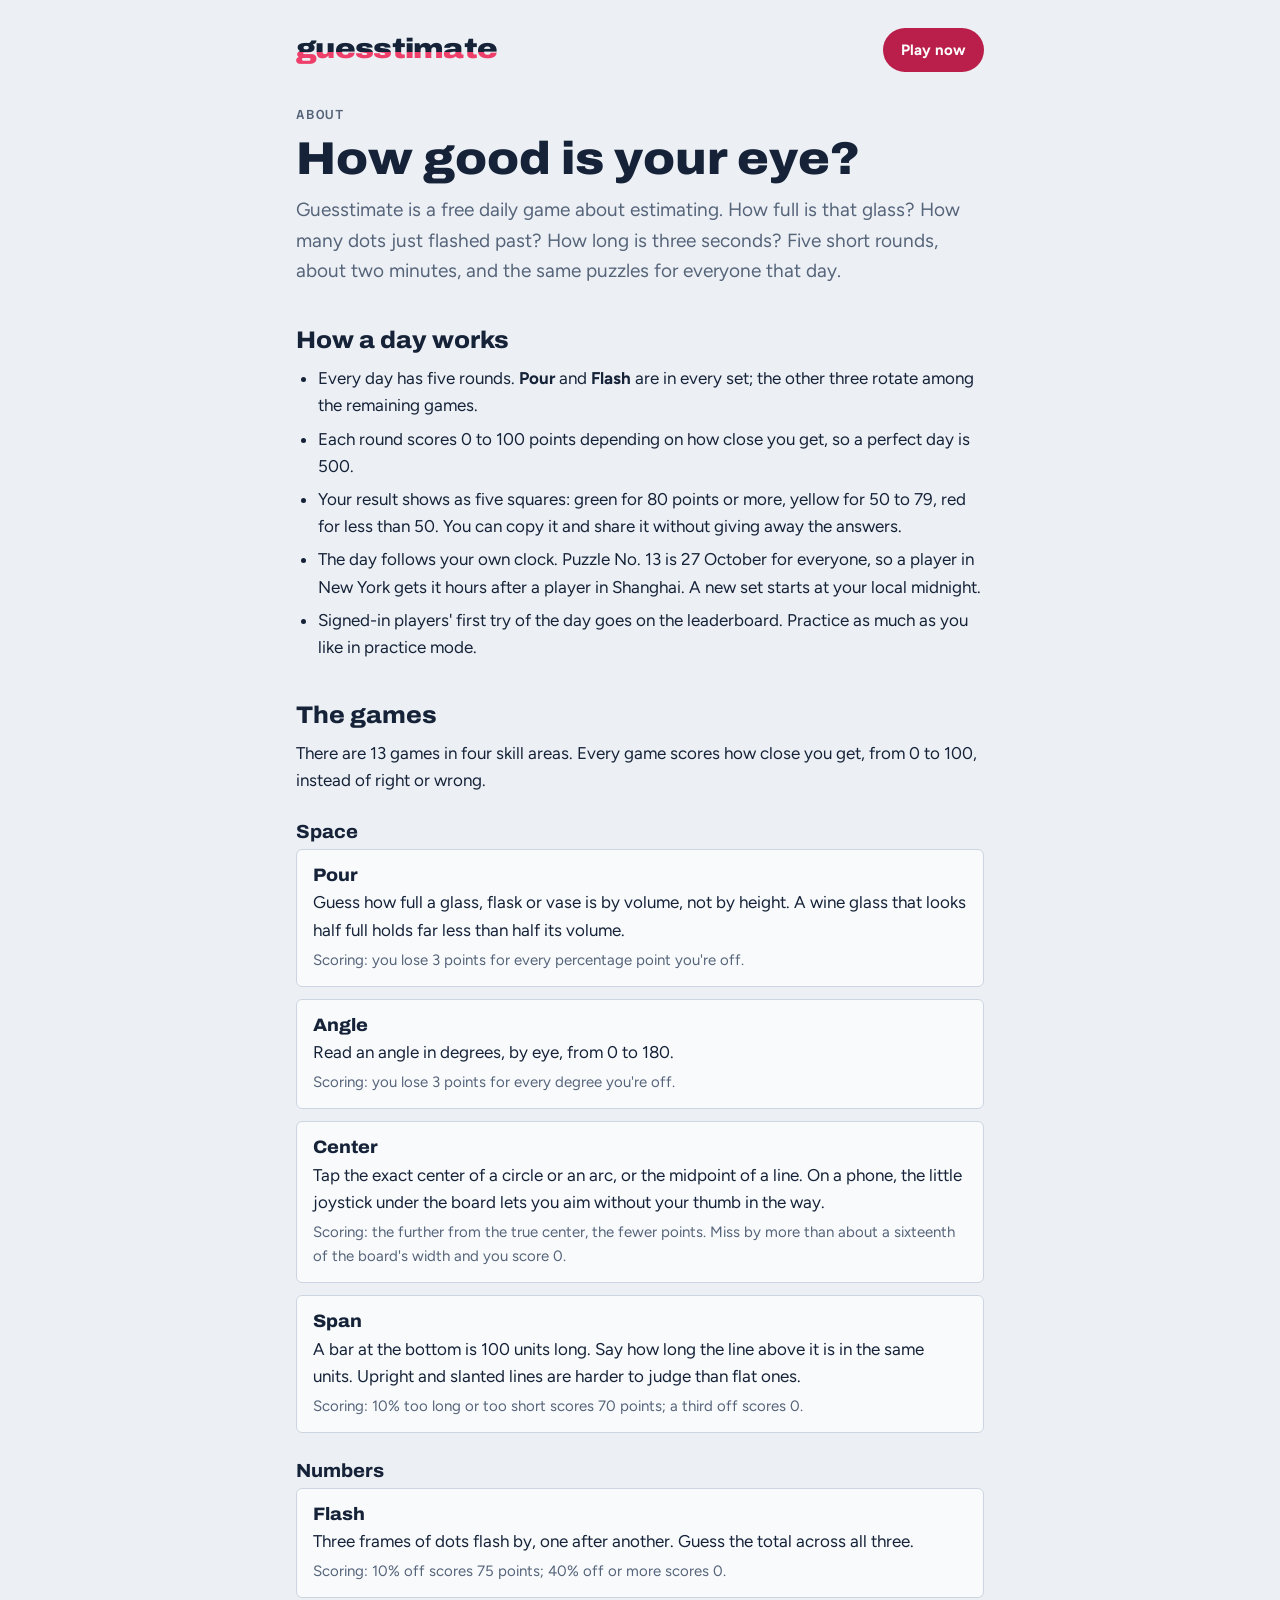
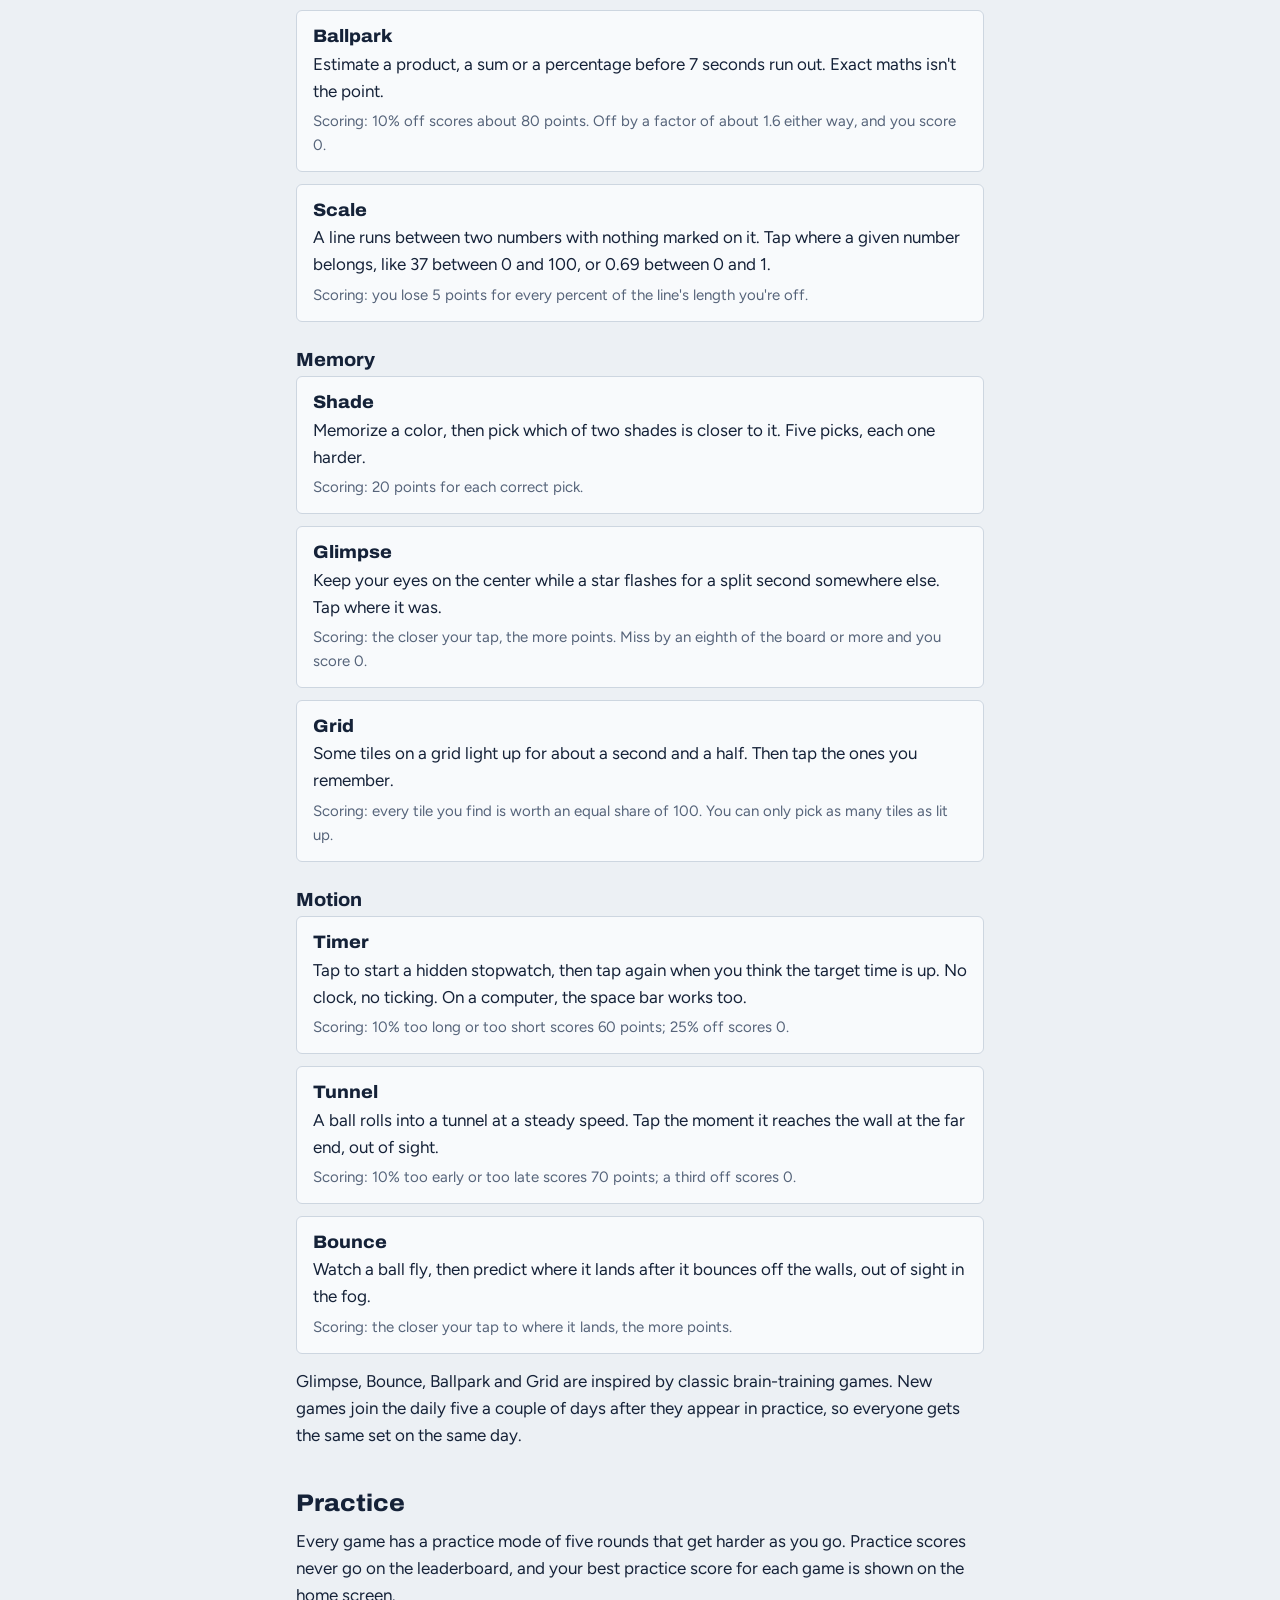
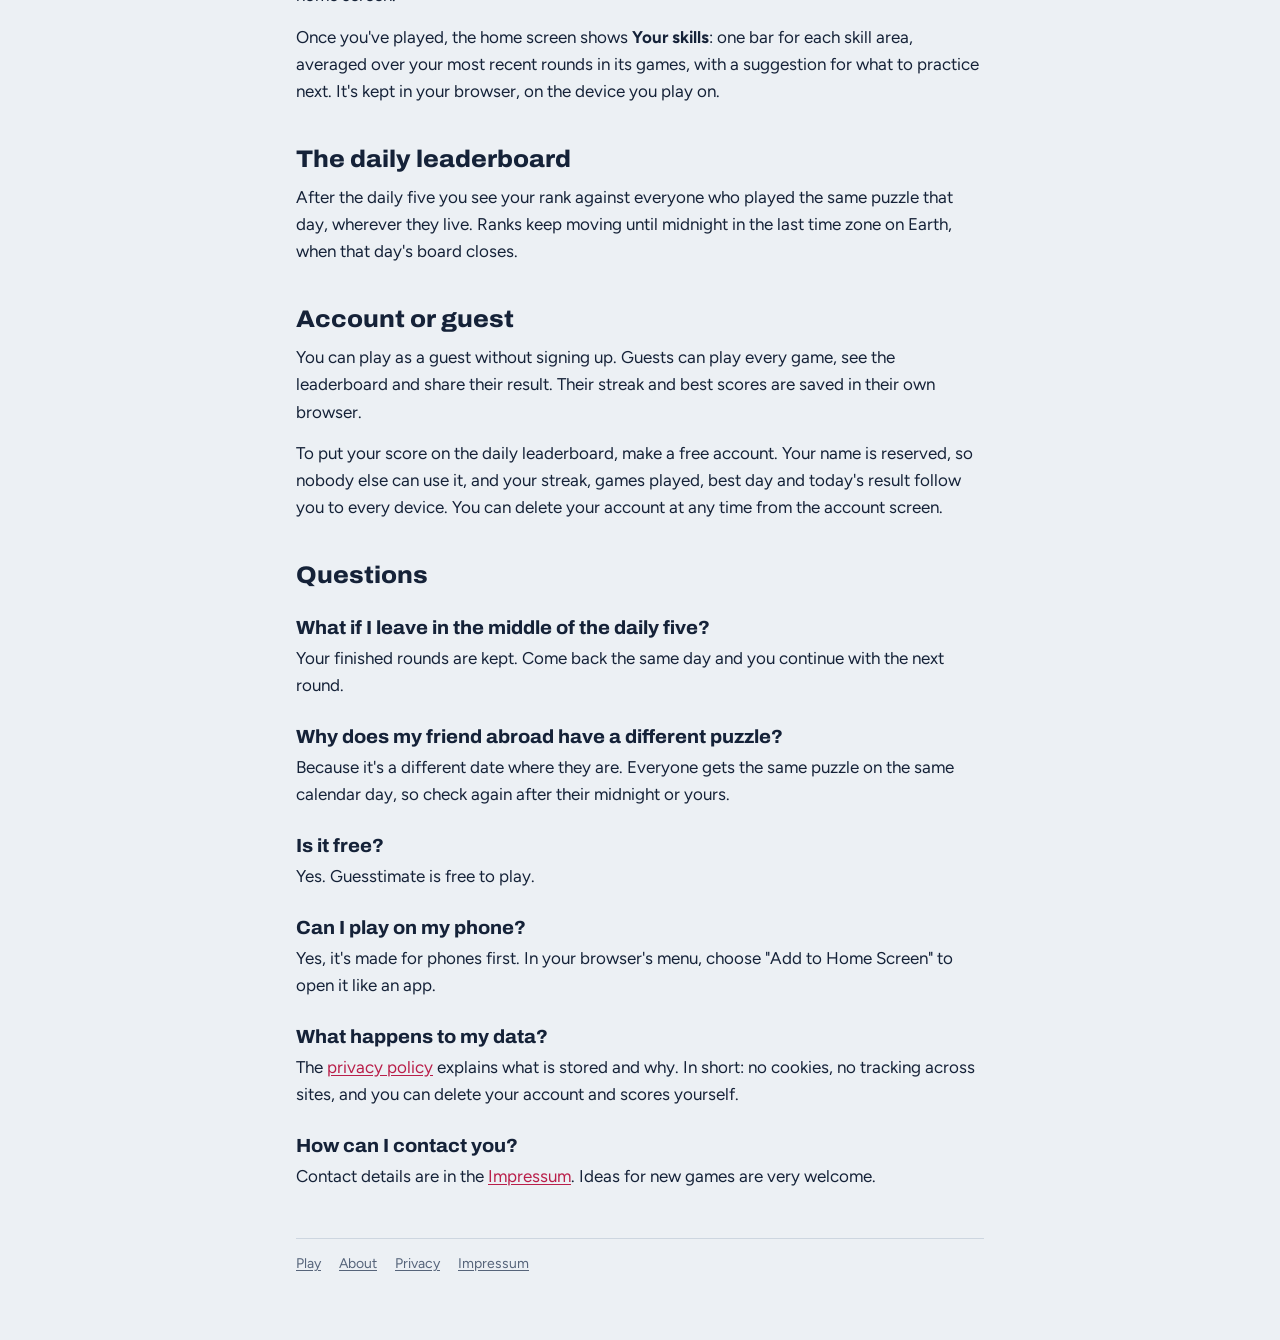
<file: about.html>
<!doctype html>
<html lang="en">
<head>
<meta charset="utf-8">
<meta name="viewport" content="width=device-width, initial-scale=1, viewport-fit=cover">
<title>About Guesstimate · How to play the daily estimation game</title>
<meta name="description" content="How Guesstimate works: five quick estimation games every day, how each game is scored, the daily leaderboard, accounts and guest play.">
<link rel="canonical" href="https://playguesstimate.com/about">
<meta property="og:site_name" content="Guesstimate">
<meta property="og:title" content="How to play Guesstimate">
<meta property="og:description" content="Thirteen quick estimation games, five new rounds every day, and how each one is scored. Free, in your browser.">
<meta property="og:type" content="website">
<meta property="og:url" content="https://playguesstimate.com/about">
<meta property="og:image" content="https://playguesstimate.com/og-image.png">
<meta property="og:image:width" content="1200">
<meta property="og:image:height" content="630">
<meta property="og:image:alt" content="Guesstimate: How good is your eye? A glass with a 38% guess.">
<meta name="twitter:card" content="summary_large_image">
<meta name="twitter:image" content="https://playguesstimate.com/og-image.png">
<link rel="icon" href="/favicon.ico" sizes="48x48">
<link rel="icon" href="favicon.svg" type="image/svg+xml">
<link rel="apple-touch-icon" href="apple-touch-icon.png">
<link rel="stylesheet" href="fonts/fonts.css">
<link rel="stylesheet" href="pages.css">
</head>
<body>
<main class="page">
  <header class="top">
    <a class="mark" href="./" aria-label="Guesstimate home">guesstimate</a>
    <a class="play" href="./">Play now</a>
  </header>

  <p class="eyebrow">About</p>
  <h1>How good is your eye?</h1>
  <p class="lede">Guesstimate is a free daily game about estimating. How full is that glass? How many dots just flashed past? How long is three seconds? Five short rounds, about two minutes, and the same puzzles for everyone that day.</p>

  <h2>How a day works</h2>
  <ul>
    <li>Every day has five rounds. <b>Pour</b> and <b>Flash</b> are in every set; the other three rotate among the remaining games.</li>
    <li>Each round scores 0 to 100 points depending on how close you get, so a perfect day is 500.</li>
    <li>Your result shows as five squares: green for 80 points or more, yellow for 50 to 79, red for less than 50. You can copy it and share it without giving away the answers.</li>
    <li>The day follows your own clock. Puzzle No. 13 is 27 October for everyone, so a player in New York gets it hours after a player in Shanghai. A new set starts at your local midnight.</li>
    <li>Signed-in players' first try of the day goes on the leaderboard. Practice as much as you like in practice mode.</li>
  </ul>

  <h2>The games</h2>
  <p>There are 13 games in four skill areas. Every game scores how close you get, from 0 to 100, instead of right or wrong.</p>
  <h3>Space</h3>
  <ul class="games">
    <li><b>Pour</b>Guess how full a glass, flask or vase is by volume, not by height. A wine glass that looks half full holds far less than half its volume.<span>Scoring: you lose 3 points for every percentage point you're off.</span></li>
    <li><b>Angle</b>Read an angle in degrees, by eye, from 0 to 180.<span>Scoring: you lose 3 points for every degree you're off.</span></li>
    <li><b>Center</b>Tap the exact center of a circle or an arc, or the midpoint of a line. On a phone, the little joystick under the board lets you aim without your thumb in the way.<span>Scoring: the further from the true center, the fewer points. Miss by more than about a sixteenth of the board's width and you score 0.</span></li>
    <li><b>Span</b>A bar at the bottom is 100 units long. Say how long the line above it is in the same units. Upright and slanted lines are harder to judge than flat ones.<span>Scoring: 10% too long or too short scores 70 points; a third off scores 0.</span></li>
  </ul>
  <h3>Numbers</h3>
  <ul class="games">
    <li><b>Flash</b>Three frames of dots flash by, one after another. Guess the total across all three.<span>Scoring: 10% off scores 75 points; 40% off or more scores 0.</span></li>
    <li><b>Ballpark</b>Estimate a product, a sum or a percentage before 7 seconds run out. Exact maths isn't the point.<span>Scoring: 10% off scores about 80 points. Off by a factor of about 1.6 either way, and you score 0.</span></li>
    <li><b>Scale</b>A line runs between two numbers with nothing marked on it. Tap where a given number belongs, like 37 between 0 and 100, or 0.69 between 0 and 1.<span>Scoring: you lose 5 points for every percent of the line's length you're off.</span></li>
  </ul>
  <h3>Memory</h3>
  <ul class="games">
    <li><b>Shade</b>Memorize a color, then pick which of two shades is closer to it. Five picks, each one harder.<span>Scoring: 20 points for each correct pick.</span></li>
    <li><b>Glimpse</b>Keep your eyes on the center while a star flashes for a split second somewhere else. Tap where it was.<span>Scoring: the closer your tap, the more points. Miss by an eighth of the board or more and you score 0.</span></li>
    <li><b>Grid</b>Some tiles on a grid light up for about a second and a half. Then tap the ones you remember.<span>Scoring: every tile you find is worth an equal share of 100. You can only pick as many tiles as lit up.</span></li>
  </ul>
  <h3>Motion</h3>
  <ul class="games">
    <li><b>Timer</b>Tap to start a hidden stopwatch, then tap again when you think the target time is up. No clock, no ticking. On a computer, the space bar works too.<span>Scoring: 10% too long or too short scores 60 points; 25% off scores 0.</span></li>
    <li><b>Tunnel</b>A ball rolls into a tunnel at a steady speed. Tap the moment it reaches the wall at the far end, out of sight.<span>Scoring: 10% too early or too late scores 70 points; a third off scores 0.</span></li>
    <li><b>Bounce</b>Watch a ball fly, then predict where it lands after it bounces off the walls, out of sight in the fog.<span>Scoring: the closer your tap to where it lands, the more points.</span></li>
  </ul>
  <p>Glimpse, Bounce, Ballpark and Grid are inspired by classic brain-training games. New games join the daily five a couple of days after they appear in practice, so everyone gets the same set on the same day.</p>

  <h2>Practice</h2>
  <p>Every game has a practice mode of five rounds that get harder as you go. Practice scores never go on the leaderboard, and your best practice score for each game is shown on the home screen.</p>
  <p>Once you've played, the home screen shows <b>Your skills</b>: one bar for each skill area, averaged over your most recent rounds in its games, with a suggestion for what to practice next. It's kept in your browser, on the device you play on.</p>

  <h2>The daily leaderboard</h2>
  <p>After the daily five you see your rank against everyone who played the same puzzle that day, wherever they live. Ranks keep moving until midnight in the last time zone on Earth, when that day's board closes.</p>

  <h2>Account or guest</h2>
  <p>You can play as a guest without signing up. Guests can play every game, see the leaderboard and share their result. Their streak and best scores are saved in their own browser.</p>
  <p>To put your score on the daily leaderboard, make a free account. Your name is reserved, so nobody else can use it, and your streak, games played, best day and today's result follow you to every device. You can delete your account at any time from the account screen.</p>

  <h2>Questions</h2>
  <h3>What if I leave in the middle of the daily five?</h3>
  <p>Your finished rounds are kept. Come back the same day and you continue with the next round.</p>
  <h3>Why does my friend abroad have a different puzzle?</h3>
  <p>Because it's a different date where they are. Everyone gets the same puzzle on the same calendar day, so check again after their midnight or yours.</p>
  <h3>Is it free?</h3>
  <p>Yes. Guesstimate is free to play.</p>
  <h3>Can I play on my phone?</h3>
  <p>Yes, it's made for phones first. In your browser's menu, choose "Add to Home Screen" to open it like an app.</p>
  <h3>What happens to my data?</h3>
  <p>The <a href="privacy">privacy policy</a> explains what is stored and why. In short: no cookies, no tracking across sites, and you can delete your account and scores yourself.</p>
  <h3>How can I contact you?</h3>
  <p>Contact details are in the <a href="impressum">Impressum</a>. Ideas for new games are very welcome.</p>

  <nav class="foot" aria-label="Site">
    <a href="./">Play</a><a href="about">About</a><a href="privacy">Privacy</a><a href="impressum">Impressum</a>
  </nav>
</main>
</body>
</html>
</file>
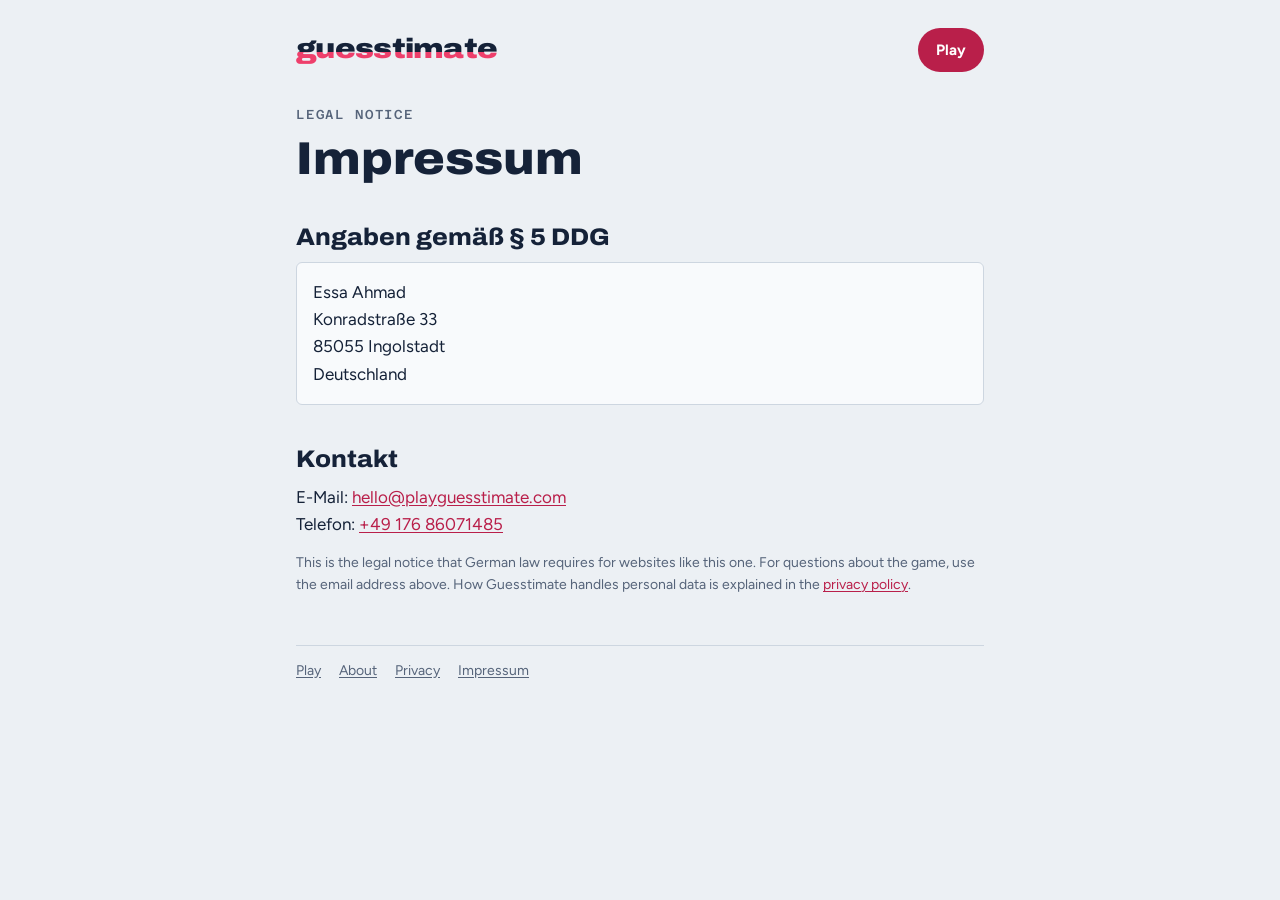
<file: impressum.html>
<!doctype html>
<html lang="de">
<head>
<meta charset="utf-8">
<meta name="viewport" content="width=device-width, initial-scale=1, viewport-fit=cover">
<title>Impressum · Guesstimate</title>
<meta name="robots" content="noindex">
<link rel="icon" href="/favicon.ico" sizes="48x48">
<link rel="icon" href="favicon.svg" type="image/svg+xml">
<link rel="stylesheet" href="fonts/fonts.css">
<link rel="stylesheet" href="pages.css">
</head>
<body>
<main class="page">
  <header class="top">
    <a class="mark" href="./" aria-label="Guesstimate home">guesstimate</a>
    <a class="play" href="./" lang="en">Play</a>
  </header>

  <p class="eyebrow">Legal notice</p>
  <h1>Impressum</h1>

  <h2>Angaben gemäß § 5 DDG</h2>
  <div class="box">
    <address>
      Essa Ahmad<br>
      Konradstraße 33<br>
      85055 Ingolstadt<br>
      Deutschland
    </address>
  </div>

  <h2>Kontakt</h2>
  <p>
    E-Mail: <a href="mailto:hello@playguesstimate.com">hello@playguesstimate.com</a><br>
    Telefon: <a href="tel:+4917686071485">+49 176 86071485</a>
  </p>

  <p class="small" lang="en">This is the legal notice that German law requires for websites like this one. For questions about the game, use the email address above. How Guesstimate handles personal data is explained in the <a href="privacy">privacy policy</a>.</p>

  <nav class="foot" aria-label="Site" lang="en">
    <a href="./">Play</a><a href="about">About</a><a href="privacy">Privacy</a><a href="impressum">Impressum</a>
  </nav>
</main>
</body>
</html>
</file>
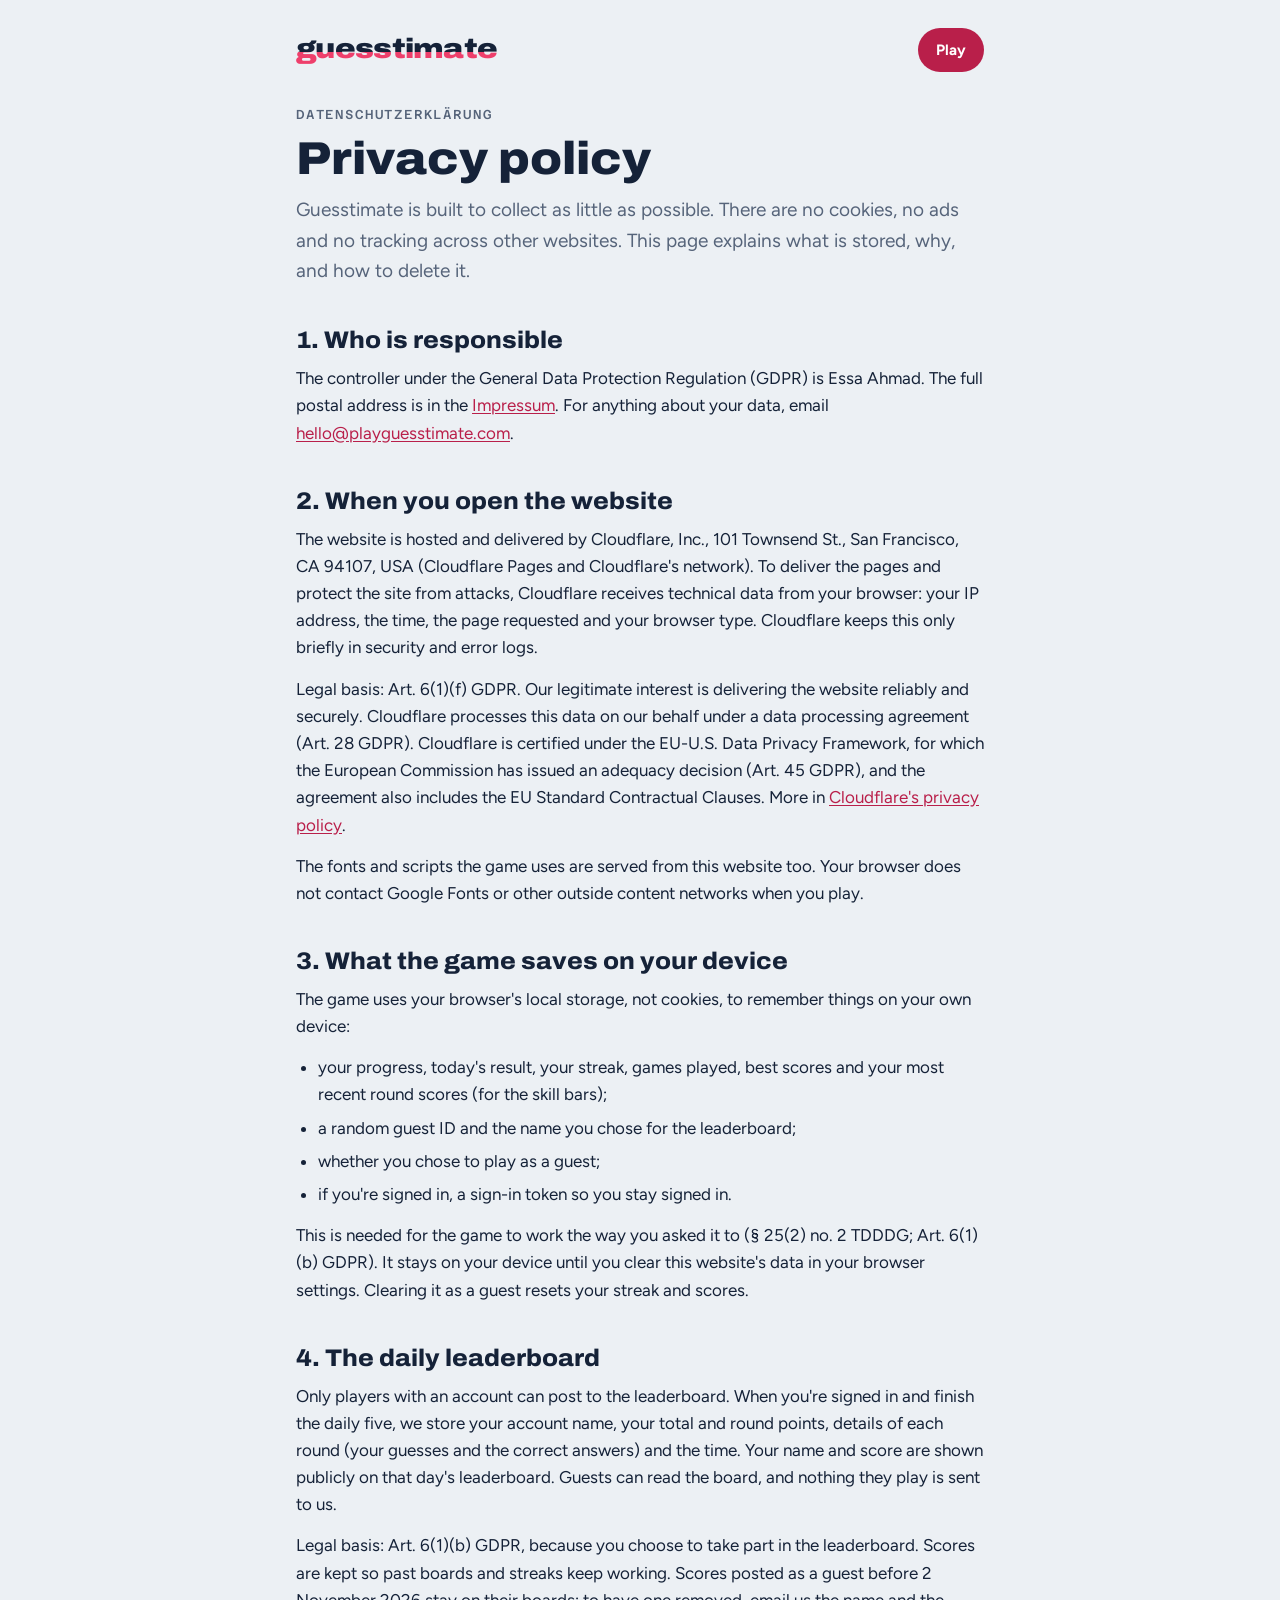
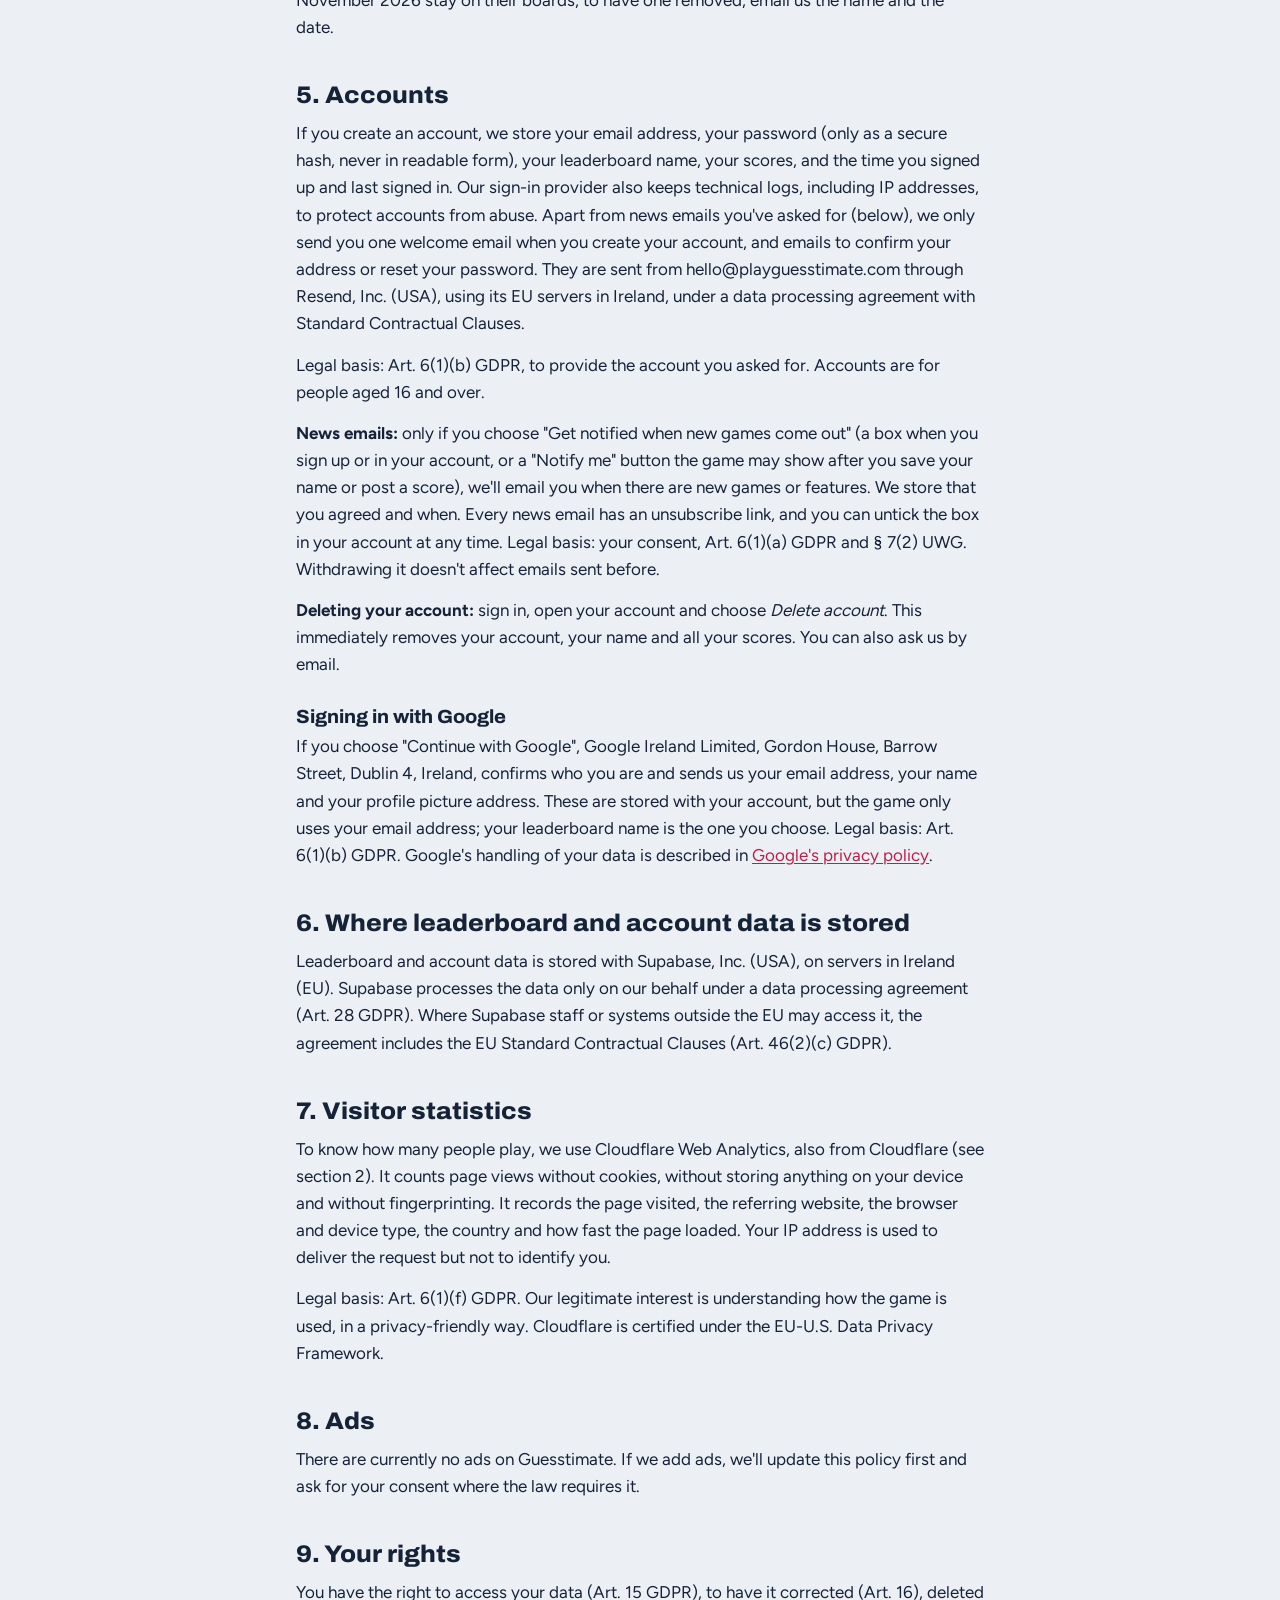
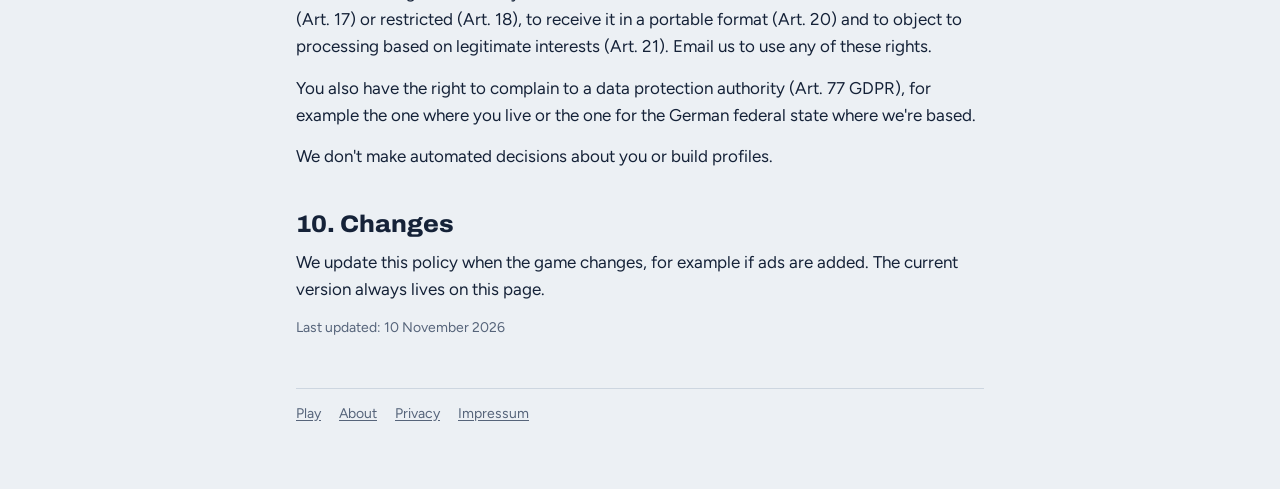
<file: privacy.html>
<!doctype html>
<html lang="en">
<head>
<meta charset="utf-8">
<meta name="viewport" content="width=device-width, initial-scale=1, viewport-fit=cover">
<title>Privacy policy (Datenschutzerklärung) · Guesstimate</title>
<meta name="description" content="What personal data Guesstimate stores, why, for how long, and how to delete it.">
<link rel="canonical" href="https://playguesstimate.com/privacy">
<meta property="og:site_name" content="Guesstimate">
<meta property="og:title" content="Guesstimate privacy policy">
<meta property="og:description" content="What Guesstimate stores, why, and how to delete it. No cookies, no tracking across sites.">
<meta property="og:type" content="website">
<meta property="og:url" content="https://playguesstimate.com/privacy">
<meta property="og:image" content="https://playguesstimate.com/og-image.png">
<meta property="og:image:width" content="1200">
<meta property="og:image:height" content="630">
<meta property="og:image:alt" content="Guesstimate: How good is your eye? A glass with a 38% guess.">
<meta name="twitter:card" content="summary_large_image">
<meta name="twitter:image" content="https://playguesstimate.com/og-image.png">
<link rel="icon" href="/favicon.ico" sizes="48x48">
<link rel="icon" href="favicon.svg" type="image/svg+xml">
<link rel="stylesheet" href="fonts/fonts.css">
<link rel="stylesheet" href="pages.css">
</head>
<body>
<main class="page">
  <header class="top">
    <a class="mark" href="./" aria-label="Guesstimate home">guesstimate</a>
    <a class="play" href="./">Play</a>
  </header>

  <p class="eyebrow">Datenschutzerklärung</p>
  <h1>Privacy policy</h1>
  <p class="lede">Guesstimate is built to collect as little as possible. There are no cookies, no ads and no tracking across other websites. This page explains what is stored, why, and how to delete it.</p>

  <h2>1. Who is responsible</h2>
  <p>The controller under the General Data Protection Regulation (GDPR) is Essa Ahmad. The full postal address is in the <a href="impressum">Impressum</a>. For anything about your data, email <a href="mailto:hello@playguesstimate.com">hello@playguesstimate.com</a>.</p>

  <h2>2. When you open the website</h2>
  <p>The website is hosted and delivered by Cloudflare, Inc., 101 Townsend St., San Francisco, CA 94107, USA (Cloudflare Pages and Cloudflare's network). To deliver the pages and protect the site from attacks, Cloudflare receives technical data from your browser: your IP address, the time, the page requested and your browser type. Cloudflare keeps this only briefly in security and error logs.</p>
  <p>Legal basis: Art. 6(1)(f) GDPR. Our legitimate interest is delivering the website reliably and securely. Cloudflare processes this data on our behalf under a data processing agreement (Art. 28 GDPR). Cloudflare is certified under the EU-U.S. Data Privacy Framework, for which the European Commission has issued an adequacy decision (Art. 45 GDPR), and the agreement also includes the EU Standard Contractual Clauses. More in <a href="https://www.cloudflare.com/privacypolicy/" rel="noopener">Cloudflare's privacy policy</a>.</p>
  <p>The fonts and scripts the game uses are served from this website too. Your browser does not contact Google Fonts or other outside content networks when you play.</p>

  <h2>3. What the game saves on your device</h2>
  <p>The game uses your browser's local storage, not cookies, to remember things on your own device:</p>
  <ul>
    <li>your progress, today's result, your streak, games played, best scores and your most recent round scores (for the skill bars);</li>
    <li>a random guest ID and the name you chose for the leaderboard;</li>
    <li>whether you chose to play as a guest;</li>
    <li>if you're signed in, a sign-in token so you stay signed in.</li>
  </ul>
  <p>This is needed for the game to work the way you asked it to (§ 25(2) no. 2 TDDDG; Art. 6(1)(b) GDPR). It stays on your device until you clear this website's data in your browser settings. Clearing it as a guest resets your streak and scores.</p>

  <h2>4. The daily leaderboard</h2>
  <p>Only players with an account can post to the leaderboard. When you're signed in and finish the daily five, we store your account name, your total and round points, details of each round (your guesses and the correct answers) and the time. Your name and score are shown publicly on that day's leaderboard. Guests can read the board, and nothing they play is sent to us.</p>
  <p>Legal basis: Art. 6(1)(b) GDPR, because you choose to take part in the leaderboard. Scores are kept so past boards and streaks keep working. Scores posted as a guest before 2 November 2026 stay on their boards; to have one removed, email us the name and the date.</p>

  <h2>5. Accounts</h2>
  <p>If you create an account, we store your email address, your password (only as a secure hash, never in readable form), your leaderboard name, your scores, and the time you signed up and last signed in. Our sign-in provider also keeps technical logs, including IP addresses, to protect accounts from abuse. Apart from news emails you've asked for (below), we only send you one welcome email when you create your account, and emails to confirm your address or reset your password. They are sent from hello@playguesstimate.com through Resend, Inc. (USA), using its EU servers in Ireland, under a data processing agreement with Standard Contractual Clauses.</p>
  <p>Legal basis: Art. 6(1)(b) GDPR, to provide the account you asked for. Accounts are for people aged 16 and over.</p>
  <p><b>News emails:</b> only if you choose "Get notified when new games come out" (a box when you sign up or in your account, or a "Notify me" button the game may show after you save your name or post a score), we'll email you when there are new games or features. We store that you agreed and when. Every news email has an unsubscribe link, and you can untick the box in your account at any time. Legal basis: your consent, Art. 6(1)(a) GDPR and § 7(2) UWG. Withdrawing it doesn't affect emails sent before.</p>
  <p><b>Deleting your account:</b> sign in, open your account and choose <i>Delete account</i>. This immediately removes your account, your name and all your scores. You can also ask us by email.</p>

  <h3>Signing in with Google</h3>
  <p>If you choose "Continue with Google", Google Ireland Limited, Gordon House, Barrow Street, Dublin 4, Ireland, confirms who you are and sends us your email address, your name and your profile picture address. These are stored with your account, but the game only uses your email address; your leaderboard name is the one you choose. Legal basis: Art. 6(1)(b) GDPR. Google's handling of your data is described in <a href="https://policies.google.com/privacy" rel="noopener">Google's privacy policy</a>.</p>

  <h2>6. Where leaderboard and account data is stored</h2>
  <p>Leaderboard and account data is stored with Supabase, Inc. (USA), on servers in Ireland (EU). Supabase processes the data only on our behalf under a data processing agreement (Art. 28 GDPR). Where Supabase staff or systems outside the EU may access it, the agreement includes the EU Standard Contractual Clauses (Art. 46(2)(c) GDPR).</p>

  <h2>7. Visitor statistics</h2>
  <p>To know how many people play, we use Cloudflare Web Analytics, also from Cloudflare (see section 2). It counts page views without cookies, without storing anything on your device and without fingerprinting. It records the page visited, the referring website, the browser and device type, the country and how fast the page loaded. Your IP address is used to deliver the request but not to identify you.</p>
  <p>Legal basis: Art. 6(1)(f) GDPR. Our legitimate interest is understanding how the game is used, in a privacy-friendly way. Cloudflare is certified under the EU-U.S. Data Privacy Framework.</p>

  <h2>8. Ads</h2>
  <p>There are currently no ads on Guesstimate. If we add ads, we'll update this policy first and ask for your consent where the law requires it.</p>

  <h2>9. Your rights</h2>
  <p>You have the right to access your data (Art. 15 GDPR), to have it corrected (Art. 16), deleted (Art. 17) or restricted (Art. 18), to receive it in a portable format (Art. 20) and to object to processing based on legitimate interests (Art. 21). Email us to use any of these rights.</p>
  <p>You also have the right to complain to a data protection authority (Art. 77 GDPR), for example the one where you live or the one for the German federal state where we're based.</p>
  <p>We don't make automated decisions about you or build profiles.</p>

  <h2>10. Changes</h2>
  <p>We update this policy when the game changes, for example if ads are added. The current version always lives on this page.</p>
  <p class="small">Last updated: 10 November 2026</p>

  <nav class="foot" aria-label="Site">
    <a href="./">Play</a><a href="about">About</a><a href="privacy">Privacy</a><a href="impressum">Impressum</a>
  </nav>
</main>
</body>
</html>
</file>
<file: fonts/fonts.css>
/* Fonts served from this site, so visitors' browsers don't contact Google.
   Archivo, Figtree and Azeret Mono are under the SIL Open Font License (see LICENSES.txt). */

/* archivo-latin-ext-standard-normal */
@font-face {
  font-family: 'Archivo';
  font-style: normal;
  font-display: swap;
  font-weight: 100 900;
  font-stretch: 62% 125%;
  src: url(./archivo-latin-ext-standard-normal.woff2) format('woff2');
  unicode-range: U+0100-02BA,U+02BD-02C5,U+02C7-02CC,U+02CE-02D7,U+02DD-02FF,U+0304,U+0308,U+0329,U+1D00-1DBF,U+1E00-1E9F,U+1EF2-1EFF,U+2020,U+20A0-20AB,U+20AD-20C0,U+2113,U+2C60-2C7F,U+A720-A7FF;
}

/* archivo-latin-standard-normal */
@font-face {
  font-family: 'Archivo';
  font-style: normal;
  font-display: swap;
  font-weight: 100 900;
  font-stretch: 62% 125%;
  src: url(./archivo-latin-standard-normal.woff2) format('woff2');
  unicode-range: U+0000-00FF,U+0131,U+0152-0153,U+02BB-02BC,U+02C6,U+02DA,U+02DC,U+0304,U+0308,U+0329,U+2000-206F,U+20AC,U+2122,U+2191,U+2193,U+2212,U+2215,U+FEFF,U+FFFD;
}

/* figtree-latin-ext-wght-normal */
@font-face {
  font-family: 'Figtree';
  font-style: normal;
  font-display: swap;
  font-weight: 300 900;
  src: url(./figtree-latin-ext-wght-normal.woff2) format('woff2');
  unicode-range: U+0100-02BA,U+02BD-02C5,U+02C7-02CC,U+02CE-02D7,U+02DD-02FF,U+0304,U+0308,U+0329,U+1D00-1DBF,U+1E00-1E9F,U+1EF2-1EFF,U+2020,U+20A0-20AB,U+20AD-20C0,U+2113,U+2C60-2C7F,U+A720-A7FF;
}

/* figtree-latin-wght-normal */
@font-face {
  font-family: 'Figtree';
  font-style: normal;
  font-display: swap;
  font-weight: 300 900;
  src: url(./figtree-latin-wght-normal.woff2) format('woff2');
  unicode-range: U+0000-00FF,U+0131,U+0152-0153,U+02BB-02BC,U+02C6,U+02DA,U+02DC,U+0304,U+0308,U+0329,U+2000-206F,U+20AC,U+2122,U+2191,U+2193,U+2212,U+2215,U+FEFF,U+FFFD;
}

/* azeret-mono-latin-ext-wght-normal */
@font-face {
  font-family: 'Azeret Mono';
  font-style: normal;
  font-display: swap;
  font-weight: 100 900;
  src: url(./azeret-mono-latin-ext-wght-normal.woff2) format('woff2');
  unicode-range: U+0100-02BA,U+02BD-02C5,U+02C7-02CC,U+02CE-02D7,U+02DD-02FF,U+0304,U+0308,U+0329,U+1D00-1DBF,U+1E00-1E9F,U+1EF2-1EFF,U+2020,U+20A0-20AB,U+20AD-20C0,U+2113,U+2C60-2C7F,U+A720-A7FF;
}

/* azeret-mono-latin-wght-normal */
@font-face {
  font-family: 'Azeret Mono';
  font-style: normal;
  font-display: swap;
  font-weight: 100 900;
  src: url(./azeret-mono-latin-wght-normal.woff2) format('woff2');
  unicode-range: U+0000-00FF,U+0131,U+0152-0153,U+02BB-02BC,U+02C6,U+02DA,U+02DC,U+0304,U+0308,U+0329,U+2000-206F,U+20AC,U+2122,U+2191,U+2193,U+2212,U+2215,U+FEFF,U+FFFD;
}
</file>
<file: pages.css>
/* Shared look for about.html, privacy.html and impressum.html */
:root {
  color-scheme: light dark;
  --paper: #ECF0F4; --panel: #F8FAFC; --ink: #152238; --ink-2: #56647A; --rule: #CDD6E0;
  --liquid: #EE3F6B; --accent: #B91F4A; --todo-bg: #FFF1B8; --todo-ink: #5C4400;
  --font-display: "Archivo", "Arial Black", system-ui, sans-serif;
  --font-body: "Figtree", system-ui, -apple-system, "Segoe UI", sans-serif;
  --font-mono: "Azeret Mono", ui-monospace, Menlo, monospace;
}
@media (prefers-color-scheme: dark) {
  :root {
    --paper: #0D1524; --panel: #142036; --ink: #E4EAF2; --ink-2: #93A1B6; --rule: #283750;
    --liquid: #FF5A82; --accent: #FF7396; --todo-bg: #4A3A05; --todo-ink: #FFE58A;
  }
}
* { box-sizing: border-box; }
html { -webkit-text-size-adjust: 100%; }
body { margin: 0; background: var(--paper); color: var(--ink); font: 400 17px/1.6 var(--font-body); }
.page { max-width: 720px; margin: 0 auto; padding: 28px 16px 64px; padding-top: max(28px, env(safe-area-inset-top)); }
.top { display: flex; justify-content: space-between; align-items: center; gap: 12px; margin-bottom: 36px; }
.mark { font: 900 28px/1 var(--font-display); font-stretch: 112%; letter-spacing: -0.025em; text-decoration: none;
  color: transparent; background: linear-gradient(to top, var(--liquid) 44%, var(--ink) 44%); -webkit-background-clip: text; background-clip: text; padding-bottom: 0.08em; }
.play { display: inline-flex; align-items: center; min-height: 44px; padding: 0 18px; border-radius: 999px; background: var(--accent); color: #fff;
  font: 700 15px/1 var(--font-body); text-decoration: none; white-space: nowrap; flex: none; }
@media (prefers-color-scheme: dark) { .play { color: #0D1524; } }
h1 { font: 850 clamp(32px, 8vw, 46px)/1.05 var(--font-display); font-stretch: 108%; margin: 0 0 12px; text-wrap: balance; }
h2 { font: 800 24px/1.2 var(--font-display); font-stretch: 106%; margin: 40px 0 10px; }
h3 { font: 750 19px/1.3 var(--font-display); font-stretch: 104%; margin: 26px 0 4px; }
p, ul, ol, dl { margin: 0 0 14px; }
ul, ol { padding-left: 22px; }
li { margin-bottom: 6px; }
a { color: var(--accent); text-underline-offset: 2px; }
.lede { font-size: 19px; color: var(--ink-2); }
.eyebrow { font: 500 13px/1 var(--font-mono); letter-spacing: 0.14em; text-transform: uppercase; color: var(--ink-2); margin-bottom: 14px; }
.games { display: grid; gap: 12px; padding: 0; list-style: none; }
.games li { background: var(--panel); border: 1.5px solid var(--rule); border-radius: 6px; padding: 14px 16px; margin: 0; }
.games b { font: 800 18px/1.3 var(--font-display); font-stretch: 106%; display: block; margin-bottom: 2px; }
.games span { display: block; color: var(--ink-2); font-size: 15px; margin-top: 4px; }
.box { background: var(--panel); border: 1.5px solid var(--rule); border-radius: 6px; padding: 16px; }
address { font-style: normal; }
.todo { background: var(--todo-bg); color: var(--todo-ink); padding: 0 4px; border-radius: 3px; font-weight: 600; }
.foot { margin-top: 48px; padding-top: 14px; border-top: 1.5px solid var(--rule); display: flex; flex-wrap: wrap; gap: 4px 18px; font-size: 14px; }
.foot a { color: var(--ink-2); }
.small { font-size: 14px; color: var(--ink-2); }
</file>
